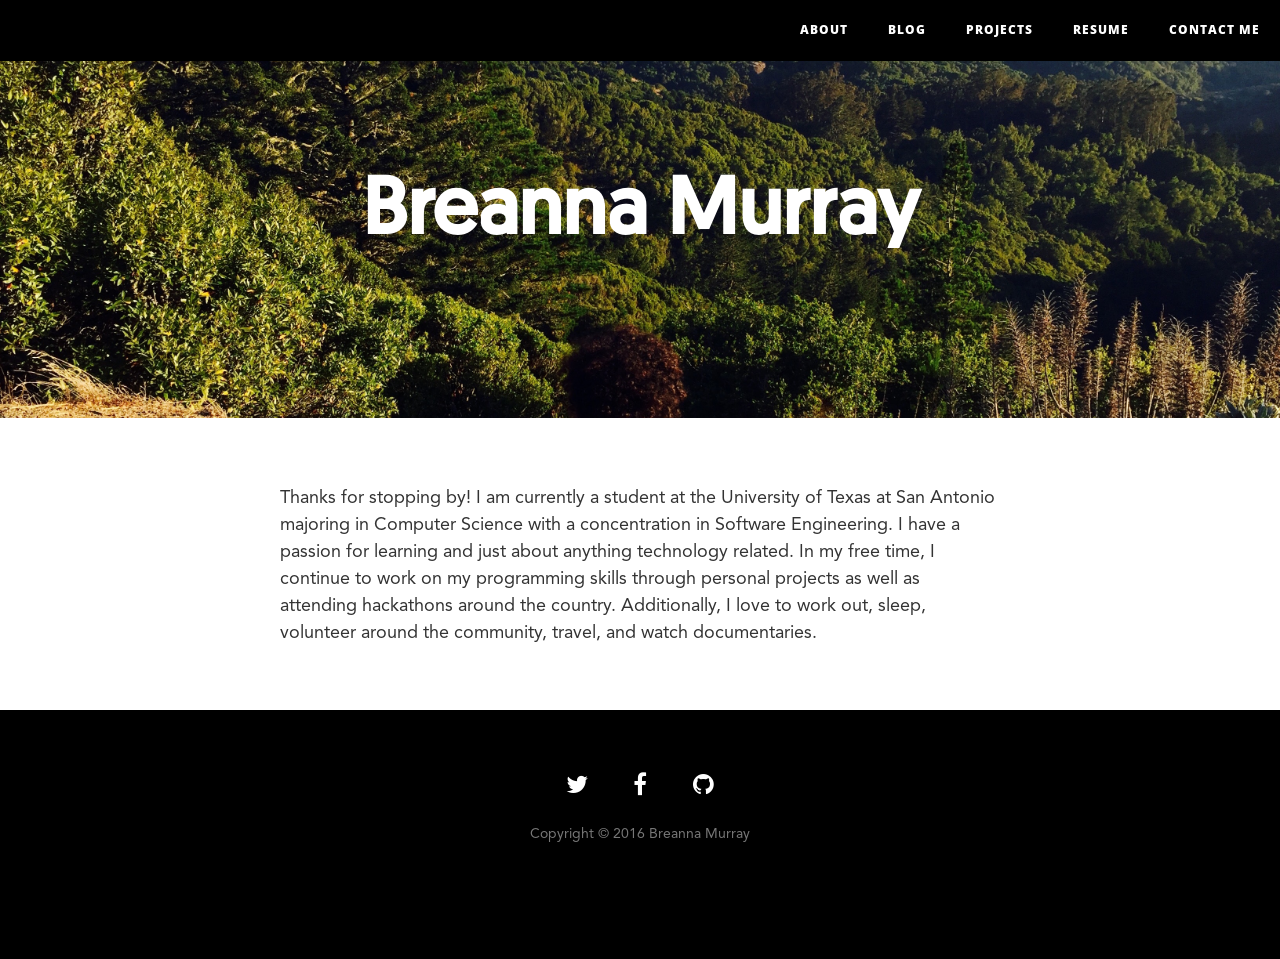
<file: Desktop/breannamurray.github.io/index.html>
<!DOCTYPE html>
<html lang="en">

<head>

    <meta charset="utf-8">
    <meta http-equiv="X-UA-Compatible" content="IE=edge">
    <meta name="viewport" content="width=device-width, initial-scale=1">
    <meta name="description" content="">
    <meta name="author" content="">

    <title>Breanna Murray</title>

    <!-- Bootstrap Core CSS -->
    <link href="css/bootstrap.min.css" rel="stylesheet">

    <!-- Custom CSS -->
    <link href="css/home.css" rel="stylesheet">

    <!-- Custom Fonts -->
    <link href="http://maxcdn.bootstrapcdn.com/font-awesome/4.1.0/css/font-awesome.min.css" rel="stylesheet" type="text/css">
    <link href='http://fonts.googleapis.com/css?family=Lora:400,700,400italic,700italic' rel='stylesheet' type='text/css'>
    <link href='http://fonts.googleapis.com/css?family=Open+Sans:300italic,400italic,600italic,700italic,800italic,400,300,600,700,800' rel='stylesheet' type='text/css'>

    <!-- HTML5 Shim and Respond.js IE8 support of HTML5 elements and media queries -->
    <!-- WARNING: Respond.js doesn't work if you view the page via file:// -->
    <!--[if lt IE 9]>
        <script src="https://oss.maxcdn.com/libs/html5shiv/3.7.0/html5shiv.js"></script>
        <script src="https://oss.maxcdn.com/libs/respond.js/1.4.2/respond.min.js"></script>
    <![endif]-->

</head>

<body>

    <!-- Navigation -->
    <nav class="navbar navbar-default navbar-custom navbar-fixed-top">
        <div class="container-fluid">
            <!-- Brand and toggle get grouped for better mobile display -->
            <div class="navbar-header page-scroll">
                <button type="button" class="navbar-toggle" data-toggle="collapse" data-target="#bs-example-navbar-collapse-1">
                    <span class="sr-only">Toggle navigation</span>
                    <span class="icon-bar"></span>
                    <span class="icon-bar"></span>
                    <span class="icon-bar"></span>
                </button>
                <a class="navbar-brand" href="index.html"></a>
            </div>

            <!-- Collect the nav links, forms, and other content for toggling -->
            <div class="collapse navbar-collapse" id="bs-example-navbar-collapse-1">
                <ul class="nav navbar-nav navbar-right">
                                <li>
                        <a href="index.html">About</a>
                    </li>
                    
                    <li>
                        <a href="blog.html">Blog</a>
                    </li>
                   
                    <li>
                        <a href="projects.html">Projects</a>
                    </li>
                     <li>
                        <a href="Resume.pdf">Resume</a>
                    </li>
                    <li>
                        <a href="contact.html">Contact Me</a>
                </ul>
            </div>
            <!-- /.navbar-collapse -->
        </div>
        <!-- /.container -->
    </nav>

    <!-- Page Header -->
    <!-- Set your background image for this header on the line below. -->
    <header class="intro-header" style="background-image: url('img/about-bg.jpg');">
        <div class="container">
            <div class="row">
                <div class="col-lg-8 col-lg-offset-2 col-md-10 col-md-offset-1">
                    <div class="page-heading">
                        <h1>Breanna Murray</h1>
                    </div>
                </div>
            </div>
        </div>
    </header>

    <!-- Main Content -->
    <div class="container">
        <div class="row">
            <div class="col-lg-8 col-lg-offset-2 col-md-10 col-md-offset-1">
                <p>Thanks for stopping by! I am currently a student at the University of Texas at San Antonio majoring in Computer Science with a concentration in Software Engineering. I have a passion for learning and just about anything technology related. In my free time, I continue to work on my programming skills through personal projects as well as attending hackathons around the country. Additionally, I love to work out, sleep, volunteer around the community, travel, and watch documentaries.</p>
            </div>
        </div>
    </div>

    <!-- Footer -->
    <footer>
        <div class="container">
            <div class="row">
                <div class="col-lg-8 col-lg-offset-2 col-md-10 col-md-offset-1">
                    <ul class="list-inline text-center">
                        <li>
                            <a href="twitter.com/breannamurray">
                                <span class="fa-stack fa-lg">
                                    <i class="fa fa-circle fa-stack-2x"></i>
                                    <i class="fa fa-twitter fa-stack-1x fa-inverse"></i>
                                </span>
                            </a>
                        </li>
                        <li>
                            <a href="facebook.com/breannamurray4">
                                <span class="fa-stack fa-lg">
                                    <i class="fa fa-circle fa-stack-2x"></i>
                                    <i class="fa fa-facebook fa-stack-1x fa-inverse"></i>
                                </span>
                            </a>
                        </li>
                        <li>
                            <a href="github.com/breannamurray">
                                <span class="fa-stack fa-lg">
                                    <i class="fa fa-circle fa-stack-2x"></i>
                                    <i class="fa fa-github fa-stack-1x fa-inverse"></i>
                                </span>
                            </a>
                        </li>
                    </ul>
                    <p class="copyright text-muted">Copyright &copy; 2016 Breanna Murray </p>
                </div>
            </div>
        </div>
    </footer>

    <!-- jQuery -->
    <script src="js/jquery.js"></script>

    <!-- Bootstrap Core JavaScript -->
    <script src="js/bootstrap.min.js"></script>

    <!-- Custom Theme JavaScript -->
    <script src="js/clean-blog.min.js"></script>

</body>

</html>
</file>
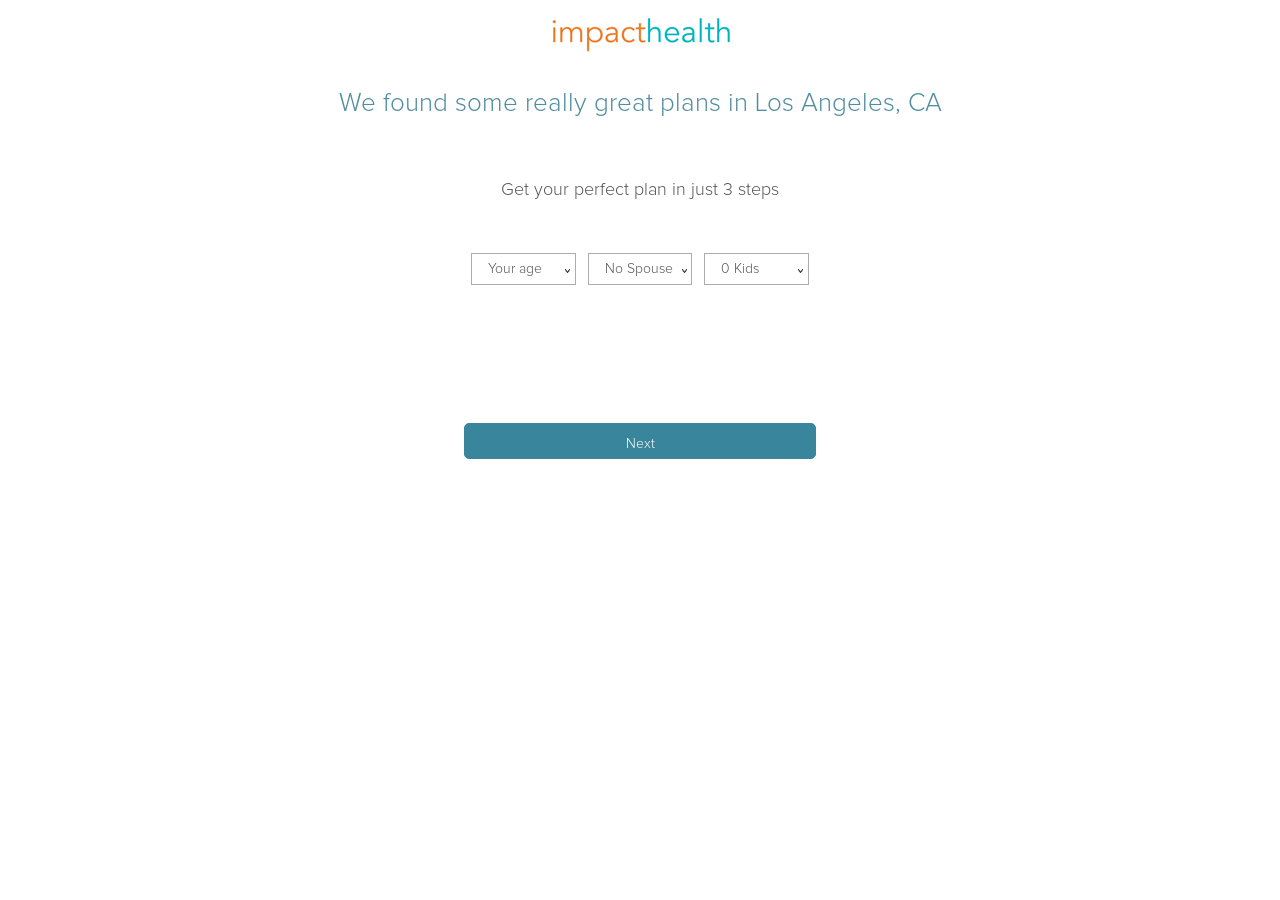
<file: Desktop/breannamurray.github.io/dropdowns/index.html>
<!DOCTYPE html>
<html >
  <head>
    <meta charset="UTF-8">
    <meta name="viewport" content="width=device-width, initial-scale=1.0">
    <title>Drop-downs</title>
    
      <!--Custom CSS -->
    <link rel="stylesheet" href="style.css">

    <body>
      
     <center>
    
        <img src="logo.png">
      
        <h1>We found some really great plans in Los Angeles, CA</h1>
         
         <br>
         
        <h2>Get your perfect plan in just 3 steps</h2>
  
          
        <form action="" method="post">
        

            <!--Insurance Selection-->
            <div class="wrapper">
                <div class="dropdown" id="age">
                  <label data-value="option">Your age</label>
                  <ul>
                      <li data-value="18">18</li>
                      <li data-value="19">19</li>
                      <li data-value="20">20</li>
                      <li data-value="21">21</li>
                      <li data-value="22">22</li>
                      <li data-value="23">23</li>
                      <li data-value="24">24</li>
                      <li data-value="25">25</li>
                      <li data-value="26">26</li>
                      <li data-value="27">27</li>
                      <li data-value="28">28</li>
                      <li data-value="29">29</li>
                      <li data-value="30">30</li>
                      <li data-value="31">31</li>
                      <li data-value="32">32</li>
                      <li data-value="33">33</li>
                      <li data-value="34">34</li>
                      <li data-value="35">35</li>
                      <li data-value="36">36</li>
                      <li data-value="37">37</li>
                      <li data-value="38">38</li>
                      <li data-value="39">39</li>
                      <li data-value="40">40</li>
                      <li data-value="41">41</li>
                      <li data-value="42">42</li>
                      <li data-value="43">43</li>
                      <li data-value="44">44</li>
                      <li data-value="45">45</li>
                      <li data-value="46">46</li>
                      <li data-value="47">47</li>
                      <li data-value="48">48</li>
                      <li data-value="49">49</li>
                      <li data-value="50">50</li>
                      <li data-value="51">51</li>
                      <li data-value="52">52</li>
                      <li data-value="53">53</li>
                      <li data-value="54">54</li>
                      <li data-value="55">55</li>
                      <li data-value="56">56</li>
                      <li data-value="57">57</li>
                      <li data-value="58">58</li>
                      <li data-value="59">59</li>
                      <li data-value="60">60</li>
                      <li data-value="61">61</li>
                      <li data-value="62">62</li>
                      <li data-value="63">63</li>
                      <li data-value="64">64</li>
                  </ul>
                </div>
                
                <div class="dropdown" id="spouse-age">
                  <label data-value="option">No Spouse</label>
                  <ul>
                      <li data-value="none">No Spouse</li>
                      <li data-value="18">18</li>
                      <li data-value="19">19</li>
                      <li data-value="20">20</li>
                      <li data-value="21">21</li>
                      <li data-value="22">22</li>
                      <li data-value="23">23</li>
                      <li data-value="24">24</li>
                      <li data-value="25">25</li>
                      <li data-value="26">26</li>
                      <li data-value="27">27</li>
                      <li data-value="28">28</li>
                      <li data-value="29">29</li>
                      <li data-value="30">30</li>
                      <li data-value="31">31</li>
                      <li data-value="32">32</li>
                      <li data-value="33">33</li>
                      <li data-value="34">34</li>
                      <li data-value="35">35</li>
                      <li data-value="36">36</li>
                      <li data-value="37">37</li>
                      <li data-value="38">38</li>
                      <li data-value="39">39</li>
                      <li data-value="40">40</li>
                      <li data-value="41">41</li>
                      <li data-value="42">42</li>
                      <li data-value="43">43</li>
                      <li data-value="44">44</li>
                      <li data-value="45">45</li>
                      <li data-value="46">46</li>
                      <li data-value="47">47</li>
                      <li data-value="48">48</li>
                      <li data-value="49">49</li>
                      <li data-value="50">50</li>
                      <li data-value="51">51</li>
                      <li data-value="52">52</li>
                      <li data-value="53">53</li>
                      <li data-value="54">54</li>
                      <li data-value="55">55</li>
                      <li data-value="56">56</li>
                      <li data-value="57">57</li>
                      <li data-value="58">58</li>
                      <li data-value="59">59</li>
                      <li data-value="60">60</li>
                      <li data-value="61">61</li>
                      <li data-value="62">62</li>
                      <li data-value="63">63</li>
                      <li data-value="64">64</li>
                  </ul>
                </div>
                
                <div class="dropdown" id="kids">
                  <label data-value="option">0 Kids</label>
                  <ul>
                    <li data-value="1">1 Kid</li>
                    <li data-value="2">2 Kids</li>
                    <li data-value="3+">3+ Kids</li>
                  </ul>
                </div>
            </div>
            
         
        
            <!--Next Button-->
            <div>
                <input class="next-btn" type="submit" value="Next">
            </div>

        </form>


 
        <script src='http://cdnjs.cloudflare.com/ajax/libs/jquery/2.1.3/jquery.min.js'></script>

        <script src="index.js"></script>

    
  </body>
</html>
</file>
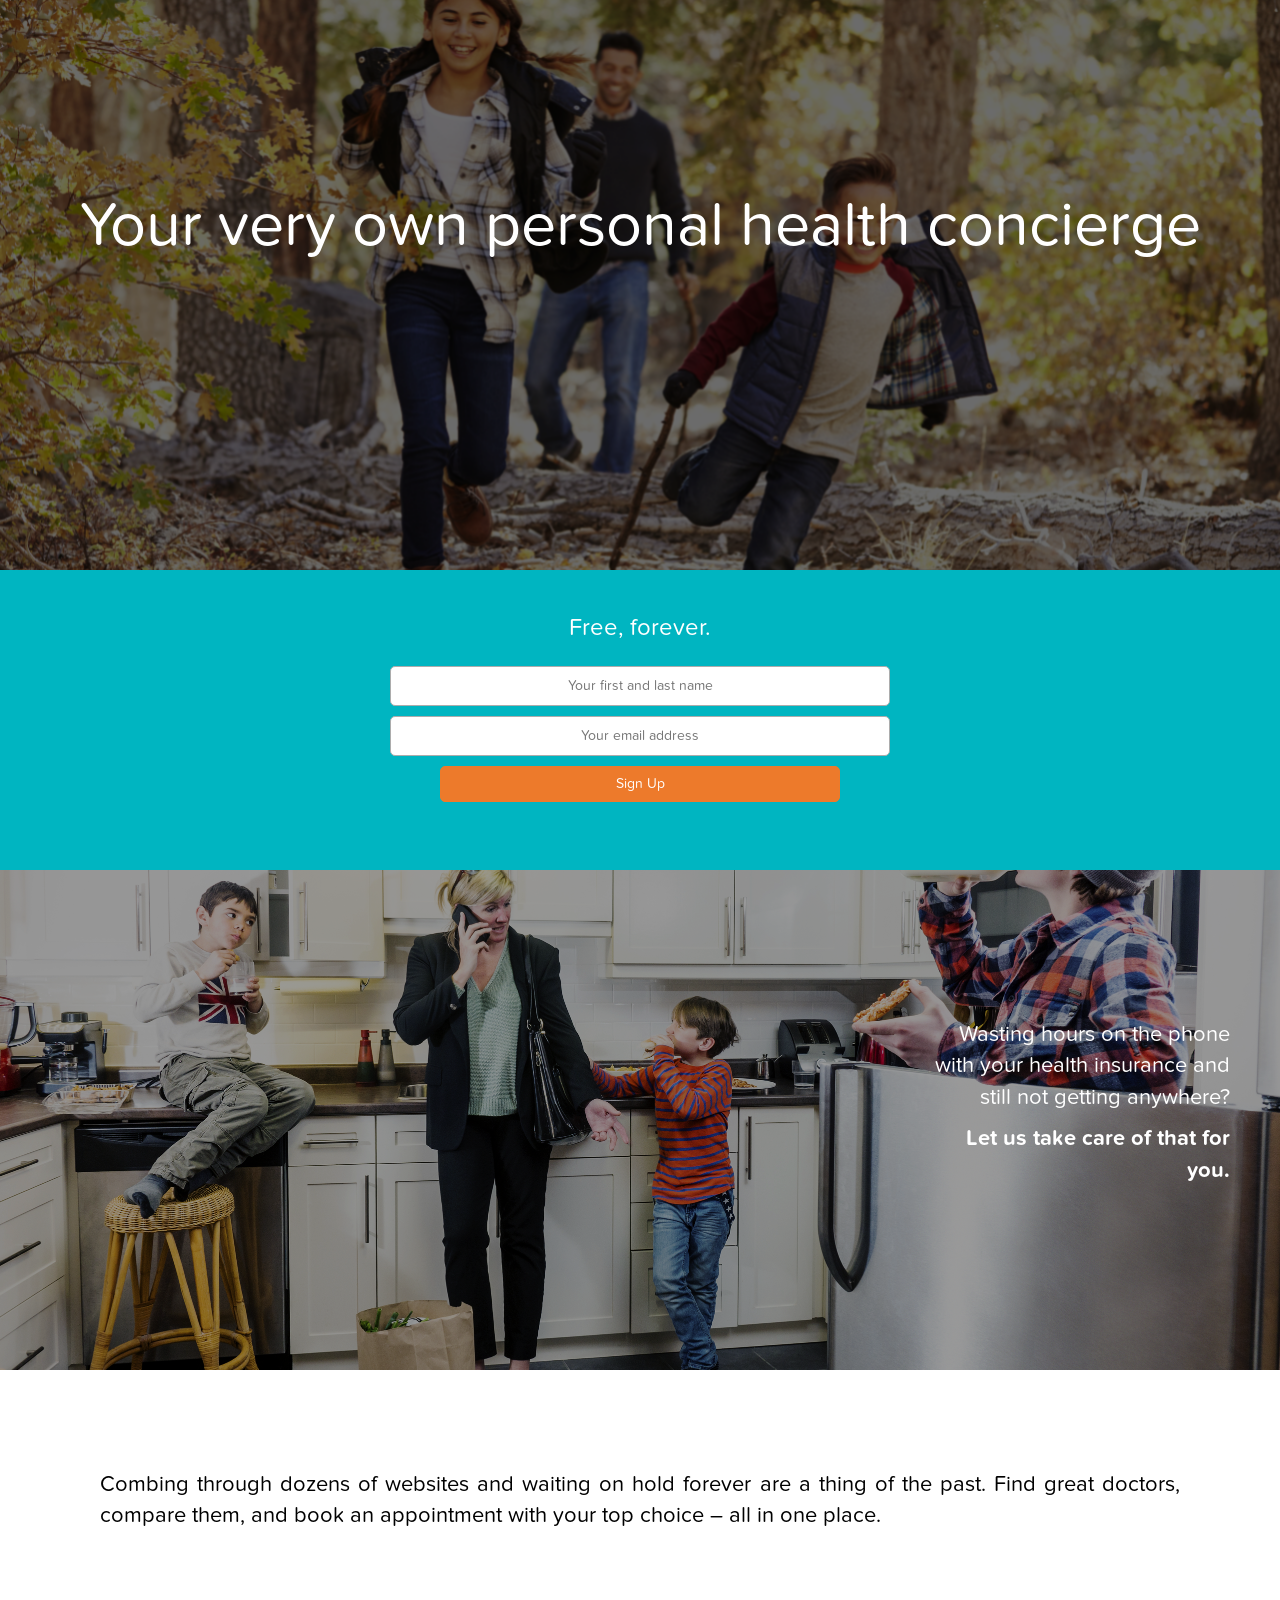
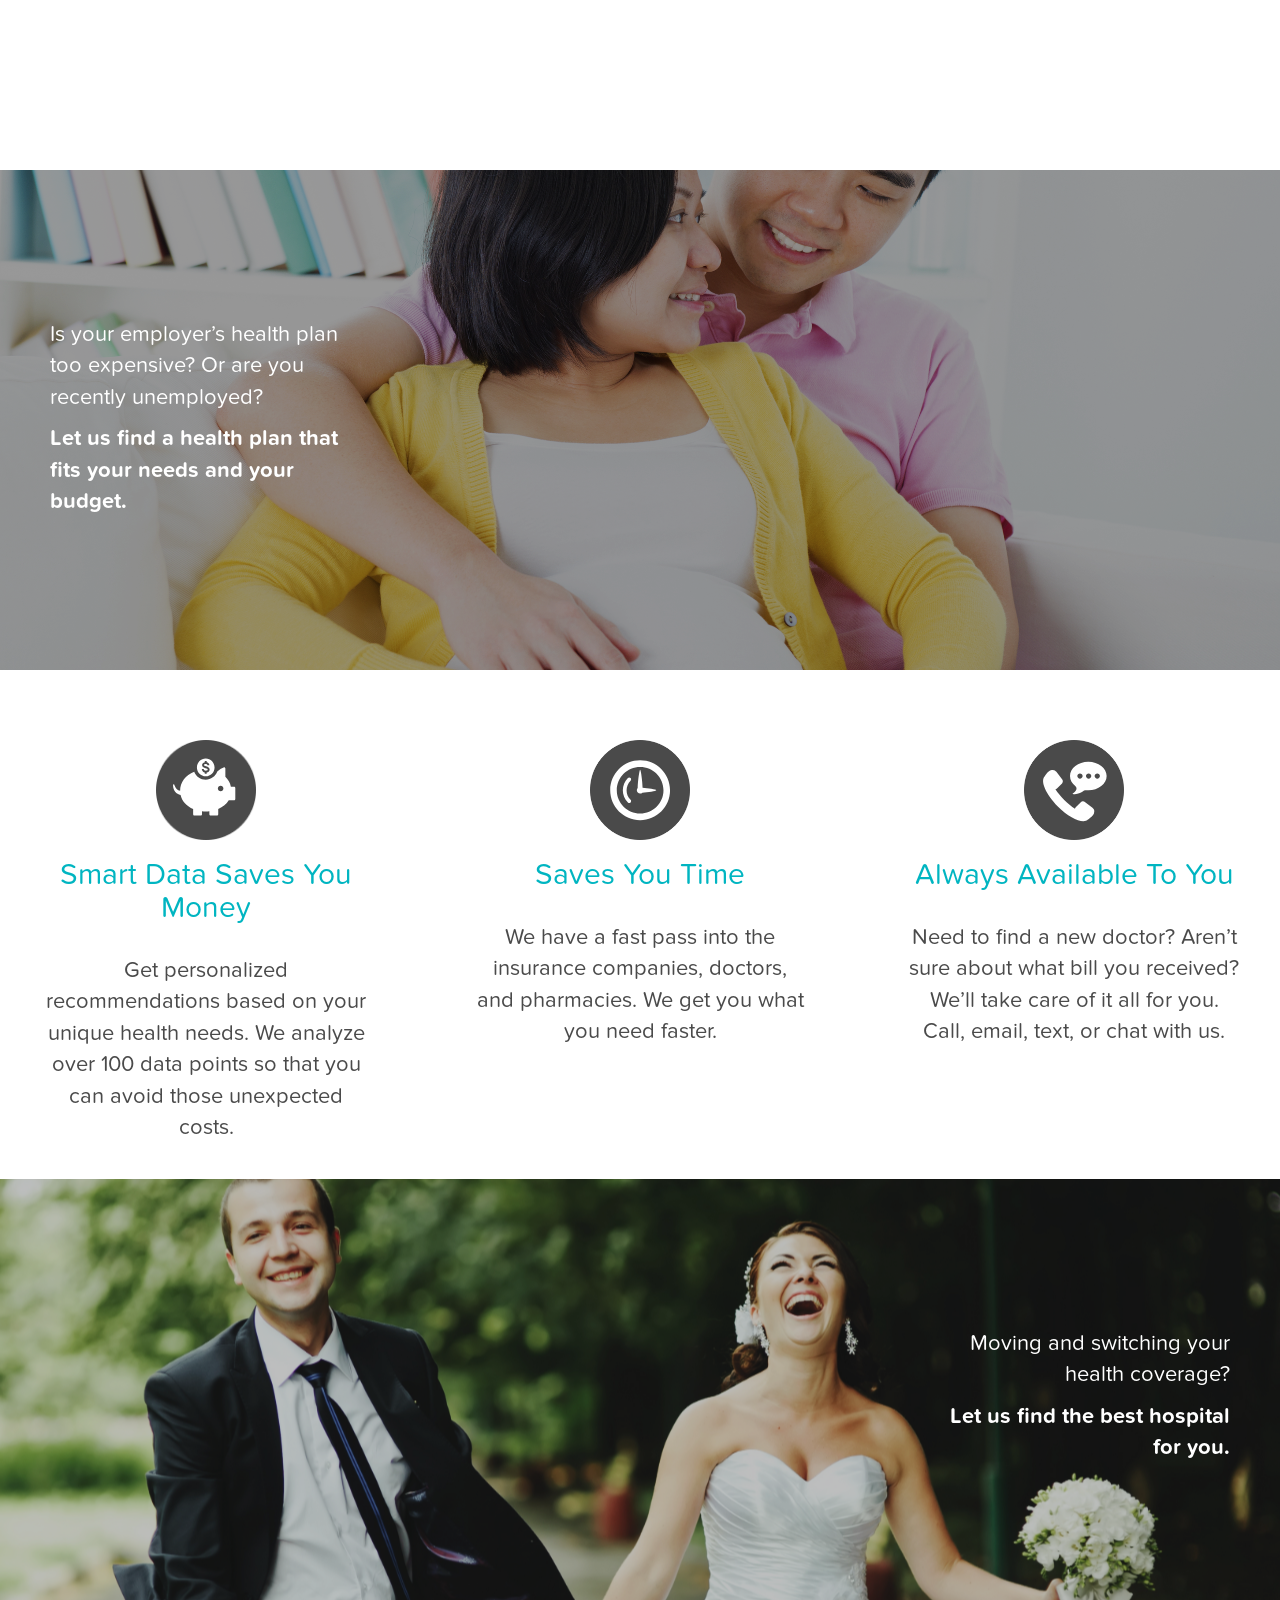
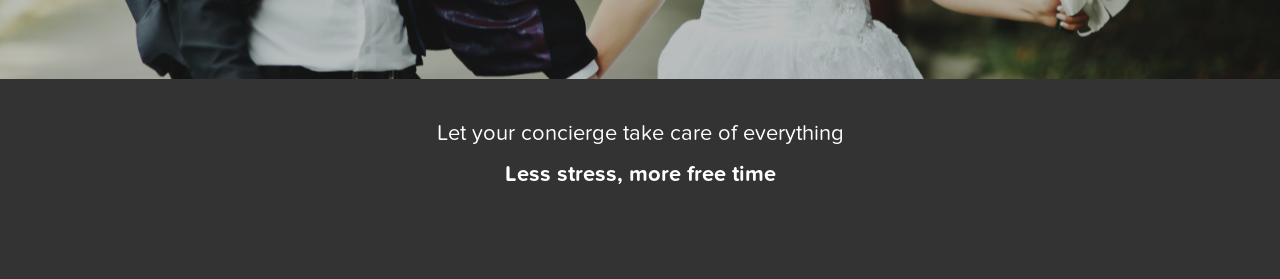
<file: Desktop/breannamurray.github.io/families/index.html>
<!DOCTYPE html>
<html lang="en">

<head>

    <meta charset="utf-8">
    <meta name="viewport" content="width=device-width, initial-scale=1">
    <meta http-equiv="X-UA-Compatible" content="IE=edge">

    <title>Landing Page - Families</title>

    <!-- Bootstrap Core CSS -->
    <link href="https://maxcdn.bootstrapcdn.com/bootstrap/3.3.6/css/bootstrap.min.css" rel="stylesheet">

    <!-- Custom CSS -->
    <link href="style.css" rel="stylesheet">


</head>

<body>
    
  <!-- Jumbotron -->
  <div class="jumbotron">
      <h1>Your very own personal health concierge</h1>
      <br>
  </div>
    
    <div class="container">

    <!-- Sign Up -->
    <div class="wrapper" class="signup">
        <h3>Free, forever.</h3>
        
        <div>
            <input type="text" placeholder="Your first and last name">
        </div>
        
        <div>
            <input type="email" placeholder="Your email address">
        </div>
        
        <div>
            <input class="next-btn" type="submit" value="Sign Up">
            </div>
    </div>
        

        
    <!-- Photo 1 -->
        <div class="photo1">
            <p class="overlay-right">Wasting hours on the phone with your health insurance and still not getting anywhere?</p>

            <p class="overlay-right-bold">Let us take care of that for you.</p>    
        </div>
    
        
    <!--Content-->

        <div class="content">
            <p>Combing through dozens of websites and waiting on hold forever are a thing of the past. Find great doctors, compare them, and book an appointment with your top choice – all in one place. </p>
        </div>
        
    <!--Photo 2-->
        
        <div class="photo2">
            <p class="overlay-left">Is your employer’s health plan too expensive? Or are you recently unemployed?</p>

            <p class="overlay-left-bold">Let us find a health plan that fits your needs and your budget.</p>
        </div>
        
    <!--Infographics-->
        <div class="infographics">
            <div class="infographic1">
            <img src="icons/save.svg" class="icon">
            <h2>Smart Data Saves You Money</h2>
            <p class="info">Get personalized recommendations based on your unique health needs. We analyze over 100 data points so that you can avoid those unexpected costs.</p>
            </div>
            
            <div class="infographic2">
            <img src="icons/clock.svg" class="icon">
            <h2>Saves You Time</h2>
<p class="info">We have a fast pass into the insurance companies, doctors, and pharmacies. We get you what you need faster.</p>
            </div>
            
            <div class="infographic3">
            <img src="icons/chat.svg" class="icon"> 
            <h2>Always Available To You</h2>
<p class="info">Need to find a new doctor? Aren’t sure about what bill you received? We’ll take care of it all for you. Call, email, text, or chat with us.</p>
            </div>
        </div>
    
    <!--Photo 3-->
        
        <div class="photo3">
            <p class="overlay-right">Moving and switching your health coverage?
                </p>

            <p class="overlay-right-bold">Let us find the best hospital for you.</p>
        </div>
        
    <!--Footer-->
        
        <div class="footer">
             <p class="footer-text">Let your concierge take care of everything</p>

             <p class="footer-text-bold">Less stress, more free time</p>
        </div>


  </div>


</body>

</html>
</file>
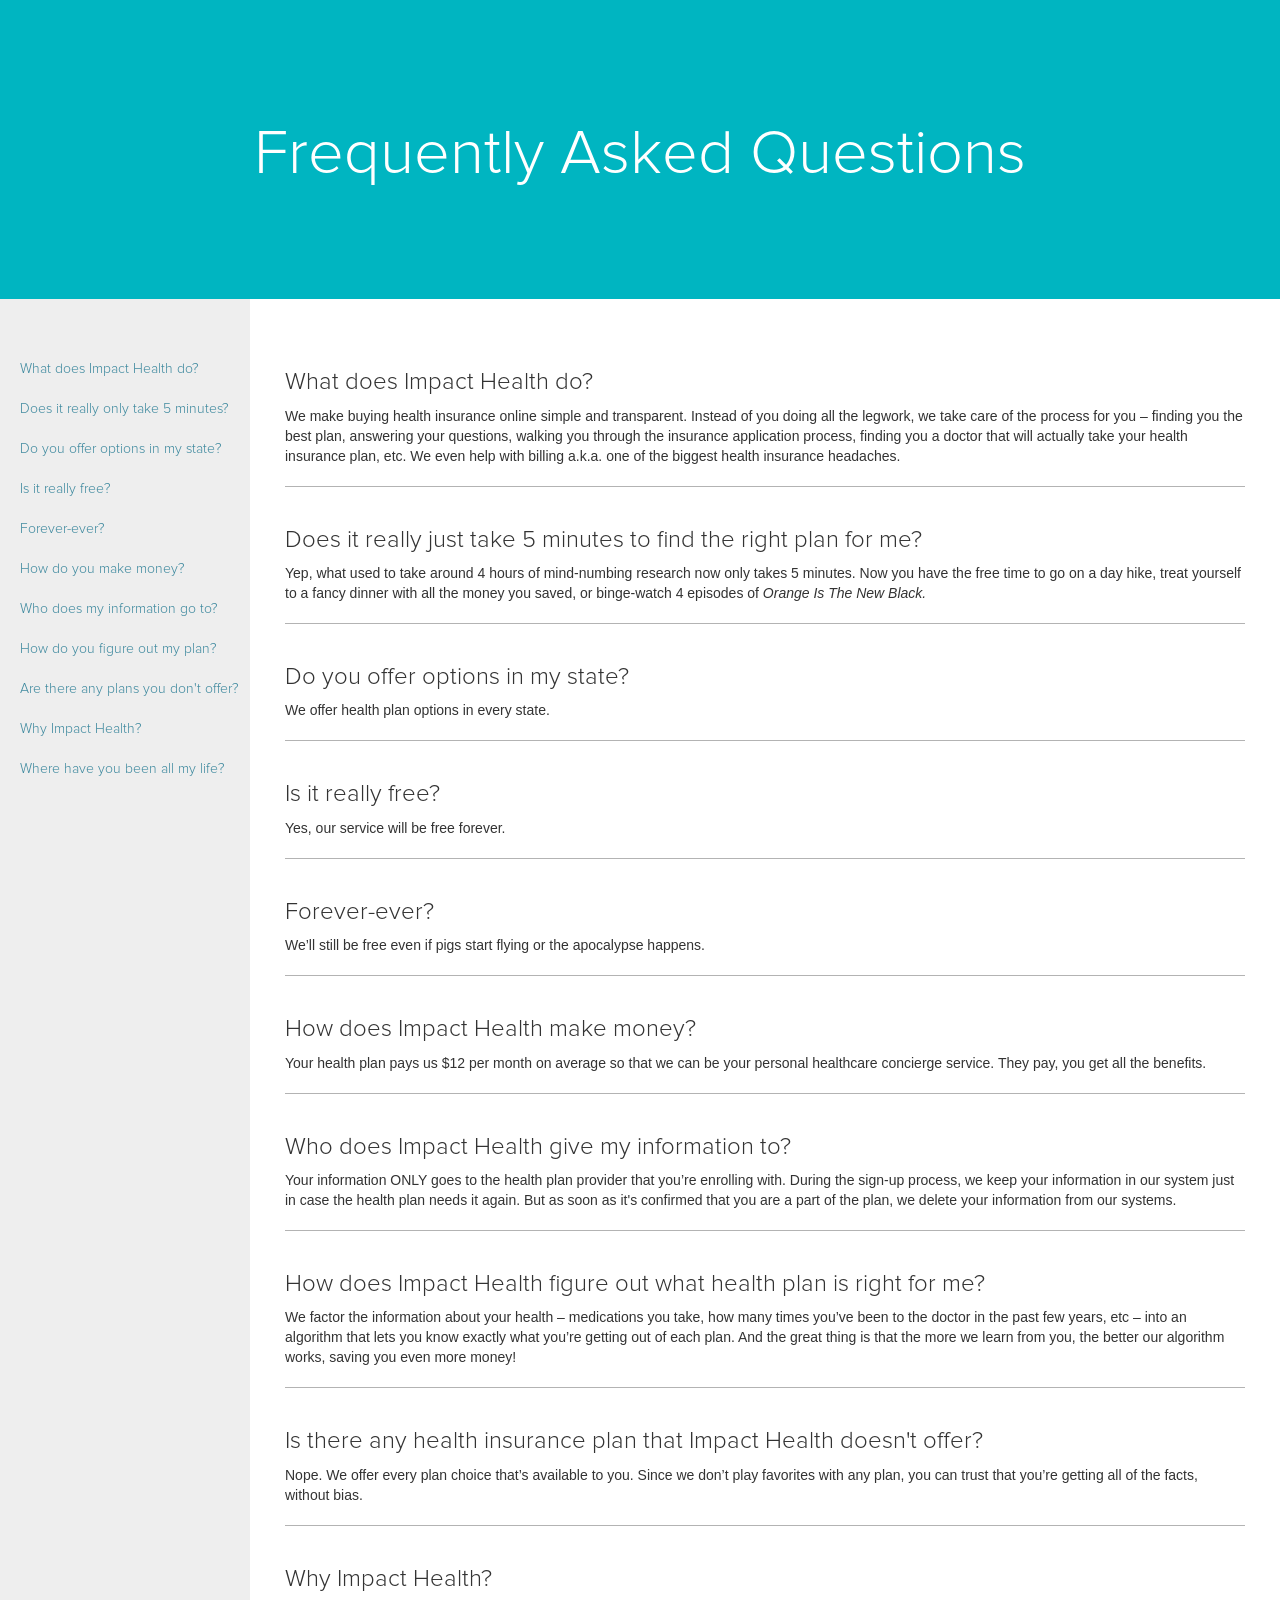
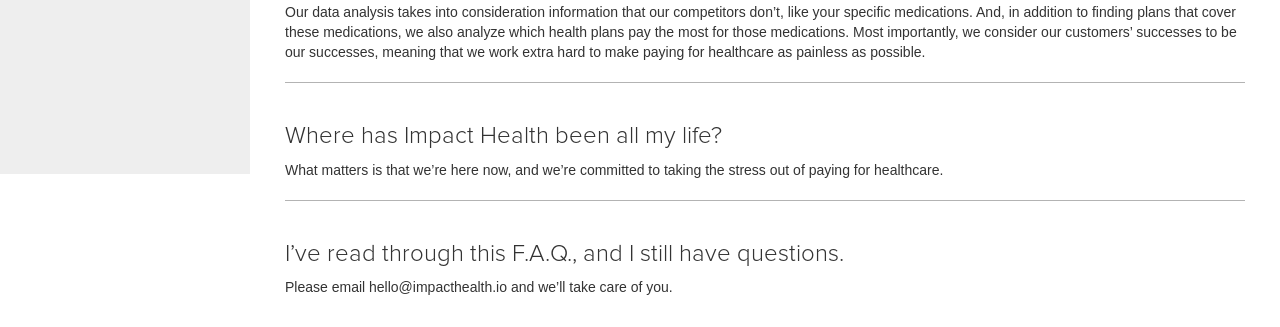
<file: Desktop/breannamurray.github.io/faqs/index.html>
<!DOCTYPE html>
<html lang="en">

<head>

    <meta charset="utf-8">
    <meta http-equiv="X-UA-Compatible" content="IE=edge">
    <meta name="viewport" content="width=device-width, initial-scale=1">
    <meta name="description" content="">
    <meta name="author" content="">

    <title>FAQ</title>

    <!-- Bootstrap Core CSS -->
    <link href="https://maxcdn.bootstrapcdn.com/bootstrap/3.3.6/css/bootstrap.min.css" rel="stylesheet">

    <!-- Custom CSS -->
    <link href="style.css" rel="stylesheet">
    
    <link rel="stylesheet" id="font-awesome-css" href="//netdna.bootstrapcdn.com/font-awesome/4.0.3/css/font-awesome.css" type="text/css" media="screen">
    


</head>

<body>
    

             <div class="jumbotron">
                <div class="container">
                <h1>Frequently Asked Questions</h1>
            
               </div>
            </div>

    <div id="wrapper">

        <!-- Sidebar -->
        <div id="sidebar-wrapper">
            <ul class="sidebar-nav">
              
                <li>
                    <a href="#q1">What does Impact Health do?</a>
                </li>
                <li>
                    <a href="#q2">Does it really only take 5 minutes?</a>
                </li>
                <li>
                    <a href="#q3">Do you offer options in my state?</a>
                </li>
                <li>
                    <a href="#q4">Is it really free?</a>
                </li>
                <li>
                    <a href="#q5">Forever-ever?</a>
                </li>
                <li>
                    <a href="#q6">How do you make money?</a>
                </li>
                <li>
                    <a href="#q7">Who does my information go to?</a>
                </li>
                 <li>
                    <a href="#q8">How do you figure out my plan?</a>
                </li>
                 <li>
                    <a href="#q9">Are there any plans you don't offer?</a>
                </li>
                 <li>
                    <a href="#q10">Why Impact Health?</a>
                </li>
                 <li>
                    <a href="#q11">Where have you been all my life?</a>
                </li>
                
            </ul>
        </div>
        <!-- /#sidebar-wrapper -->

        <!-- Page Content -->
        

        
        
        
        <div id="page-content-wrapper">
            <div class="container-fluid">
                <div class="row">
                    <div class="col-lg-12" id="q1">
                        <h3>What does Impact Health do?</h3>
                        <p>We make buying health insurance online simple and transparent. Instead of you doing all the legwork, we take care of the process for you – finding you the best plan, answering your questions, walking you through the insurance application process, finding you a doctor that will actually take your health insurance plan, etc. We even help with billing a.k.a. one of the biggest health insurance headaches.</p> 
                        
                         <hr>
                        
                    </div>
                    
                   
                    
                      <div class="col-lg-12"  id="q2">
                        <h3>Does it really just take 5 minutes to find the right plan for me?</h3>
                        <p>Yep, what used to take around 4 hours of mind-numbing research now only takes 5 minutes. Now you have the free time to go on a day hike, treat yourself to a fancy dinner with all the money you saved, or binge-watch 4 episodes of <i>Orange Is The New Black.</i></p> 
                          
                           <hr>
                    </div>
                    
                     
                    
                      <div class="col-lg-12"  id="q3">
                        <h3>Do you offer options in my state?</h3>
                        <p>We offer health plan options in every state.</p> 
                          
                           <hr>
                    </div>
                    
                    
                         
                    
                      <div class="col-lg-12"  id="q4">
                        <h3>Is it really free?</h3>
                        <p>Yes, our service will be free forever.</p> 
                          
                           <hr>
                    </div>
                    
                         
                    
                      <div class="col-lg-12"  id="q5">
                        <h3>Forever-ever?</h3>
                        <p>We’ll still be free even if pigs start flying or the apocalypse happens.</p> 
                          
                           <hr>
                    </div>
                    
                     
                    
                      <div class="col-lg-12"  id="q6">
                        <h3>How does Impact Health make money?</h3>
                        <p>Your health plan pays us $12 per month on average so that we can be your personal healthcare concierge service. They pay, you get all the benefits.</p> 
                          
                           <hr>
                    </div>
               
                    
                      <div class="col-lg-12"  id="q7">
                        <h3>Who does Impact Health give my information to?</h3>
                        <p>Your information ONLY goes to the health plan provider that you’re enrolling with. During the sign-up process, we keep your information in our system just in case the health plan needs it again. But as soon as it's confirmed that you are a part of the plan, we delete your information from our systems.</p> 
                          
                           <hr>
                    </div>
                
                    
                      <div class="col-lg-12"  id="q8">
                        <h3>How does Impact Health figure out what health plan is right for me?</h3>
                        <p>We factor the information about your health – medications you take, how many times you’ve been to the doctor in the past few years, etc – into an algorithm that lets you know exactly what you’re getting out of each plan. And the great thing is that the more we learn from you, the better our algorithm works, saving you even more money!</p> 
                          
                           <hr>
                    </div>
                    
                     
                    
                      <div class="col-lg-12"  id="q9">
                        <h3>Is there any health insurance plan that Impact Health doesn't offer?</h3>
                        <p>Nope. We offer every plan choice that’s available to you. Since we don’t play favorites with any plan, you can trust that you’re getting all of the facts, without bias.</p> 
                          
                           <hr>
                    </div>
                    
                     
                    
                      <div class="col-lg-12"  id="q10">
                        <h3>Why Impact Health?</h3>
                        <p>Our data analysis takes into consideration information that our competitors don’t, like your specific medications. And, in addition to finding plans that cover these medications, we also analyze which health plans pay the most for those medications. Most importantly, we consider our customers’ successes to be our successes, meaning that we work extra hard to make paying for healthcare as painless as possible.</p> 
                          
                           <hr>
                          
                    </div>
                        
                    
                      <div class="col-lg-12"  id="q11">
                        <h3>Where has Impact Health been all my life?</h3>
                        <p>What matters is that we’re here now, and we’re committed to taking the stress out of paying for healthcare.</p> 
                          
                          
                           <hr>
                          
                          </div>
                          
                        
                    
                      <div class="col-lg-12"  id="q12">
                        <h3>I’ve read through this F.A.Q., and I still have questions.</h3>
                        <p>Please email hello@impacthealth.io and we’ll take care of you.</p> 
                          
                     
                    </div>
                    
                    
                </div>
            </div>
        </div>
        <!-- /#page-content-wrapper -->

    </div>
    <!-- /#wrapper -->
    
    
    <!-- Scroll to Top Button -->
    <div class="scroll-top-wrapper ">
        <span class="scroll-top-inner">
            <i class="fa fa-2x fa-arrow-circle-up"></i>
        </span>
    </div>
    


    <script src="//ajax.googleapis.com/ajax/libs/jquery/1.11.0/jquery.min.js"></script>
    

    <script>

    $(function(){

        $(document).on( 'scroll', function(){

            if ($(window).scrollTop() > 100) {
                $('.scroll-top-wrapper').addClass('show');
            } else {
                $('.scroll-top-wrapper').removeClass('show');
            }
        });

        $('.scroll-top-wrapper').on('click', scrollToTop);
    });

        function scrollToTop() {
            verticalOffset = typeof(verticalOffset) != 'undefined' ? verticalOffset : 0;
            element = $('body');
            offset = element.offset();
            offsetTop = offset.top;
            $('html, body').animate({scrollTop: offsetTop}, 500, 'linear');
        }
    </script>



</body>

</html>
</file>
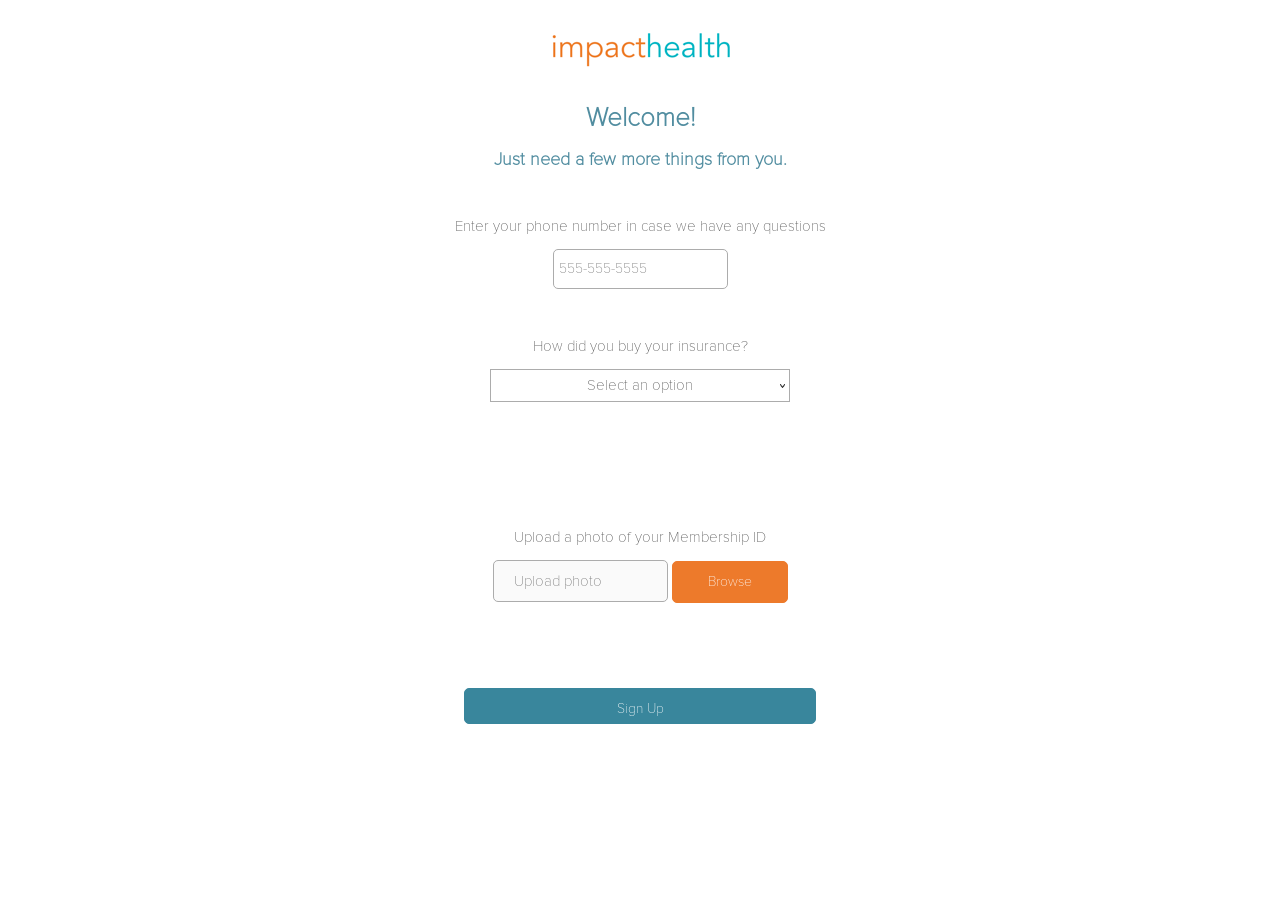
<file: Desktop/breannamurray.github.io/flow/index.html>
<!DOCTYPE html>
<html >
  <head>
    <meta charset="UTF-8">
    <meta name="viewport" content="width=device-width, initial-scale=1">
    <title>Broker Flow</title>
    
      <!--Custom CSS -->
    <link rel="stylesheet" href="style.css">

    <body>
      
     <center>
    
        <img src="logo.png">
      
        <h1>Welcome!</h1>
        <h2>Just need a few more things from you.</h2>
  
          
        <form action="" method="post">
     
            <!--Phone Number Input-->
            <div>
                <label for="number" class="label">Enter your phone number in case we have any questions</label><br><br>
                <input type="tel" id="number" placeholder="555-555-5555" pattern="\d{3}[\-]\d{3}[\-]\d{4}"/>
            </div>
        

            <!--Insurance Selection-->
            <label for="options" class="options">How did you buy your insurance?</label><br><br>
            <div class="wrapper">
                <div class="dropdown">
                  <label data-value="option">Select an option</label>
                  <ul>
                    <li data-value="job">Job</li>
                    <li data-value="own">Own</li>
                    <li data-value="medicare">Medicare</li>
                    <li data-value="medicaid">Medicaid</li>
                  </ul>
                </div>
            </div>

            
            <!--Upload photo of ID-->
            <label for ="upload">Upload a photo of your Membership ID</label><br><br>
            <input type="text" disabled="disabled" name="file_name" id="file_name" placeholder="Upload photo">
            <input type="file" name="upload" id="upload" onchange="document.getElementById('file_name').value = this.value.split('\\').pop().split('/').pop()">
            <label for="upload" class="file-upload">Browse</label>
         
        
            <!--Sign Up Button-->
            <div>
                <input class="next-btn" type="submit" value="Sign Up">
            </div>

        </form>


 
        <script src='http://cdnjs.cloudflare.com/ajax/libs/jquery/2.1.3/jquery.min.js'></script>

        <script src="index.js"></script>

    
  </body>
</html>
</file>
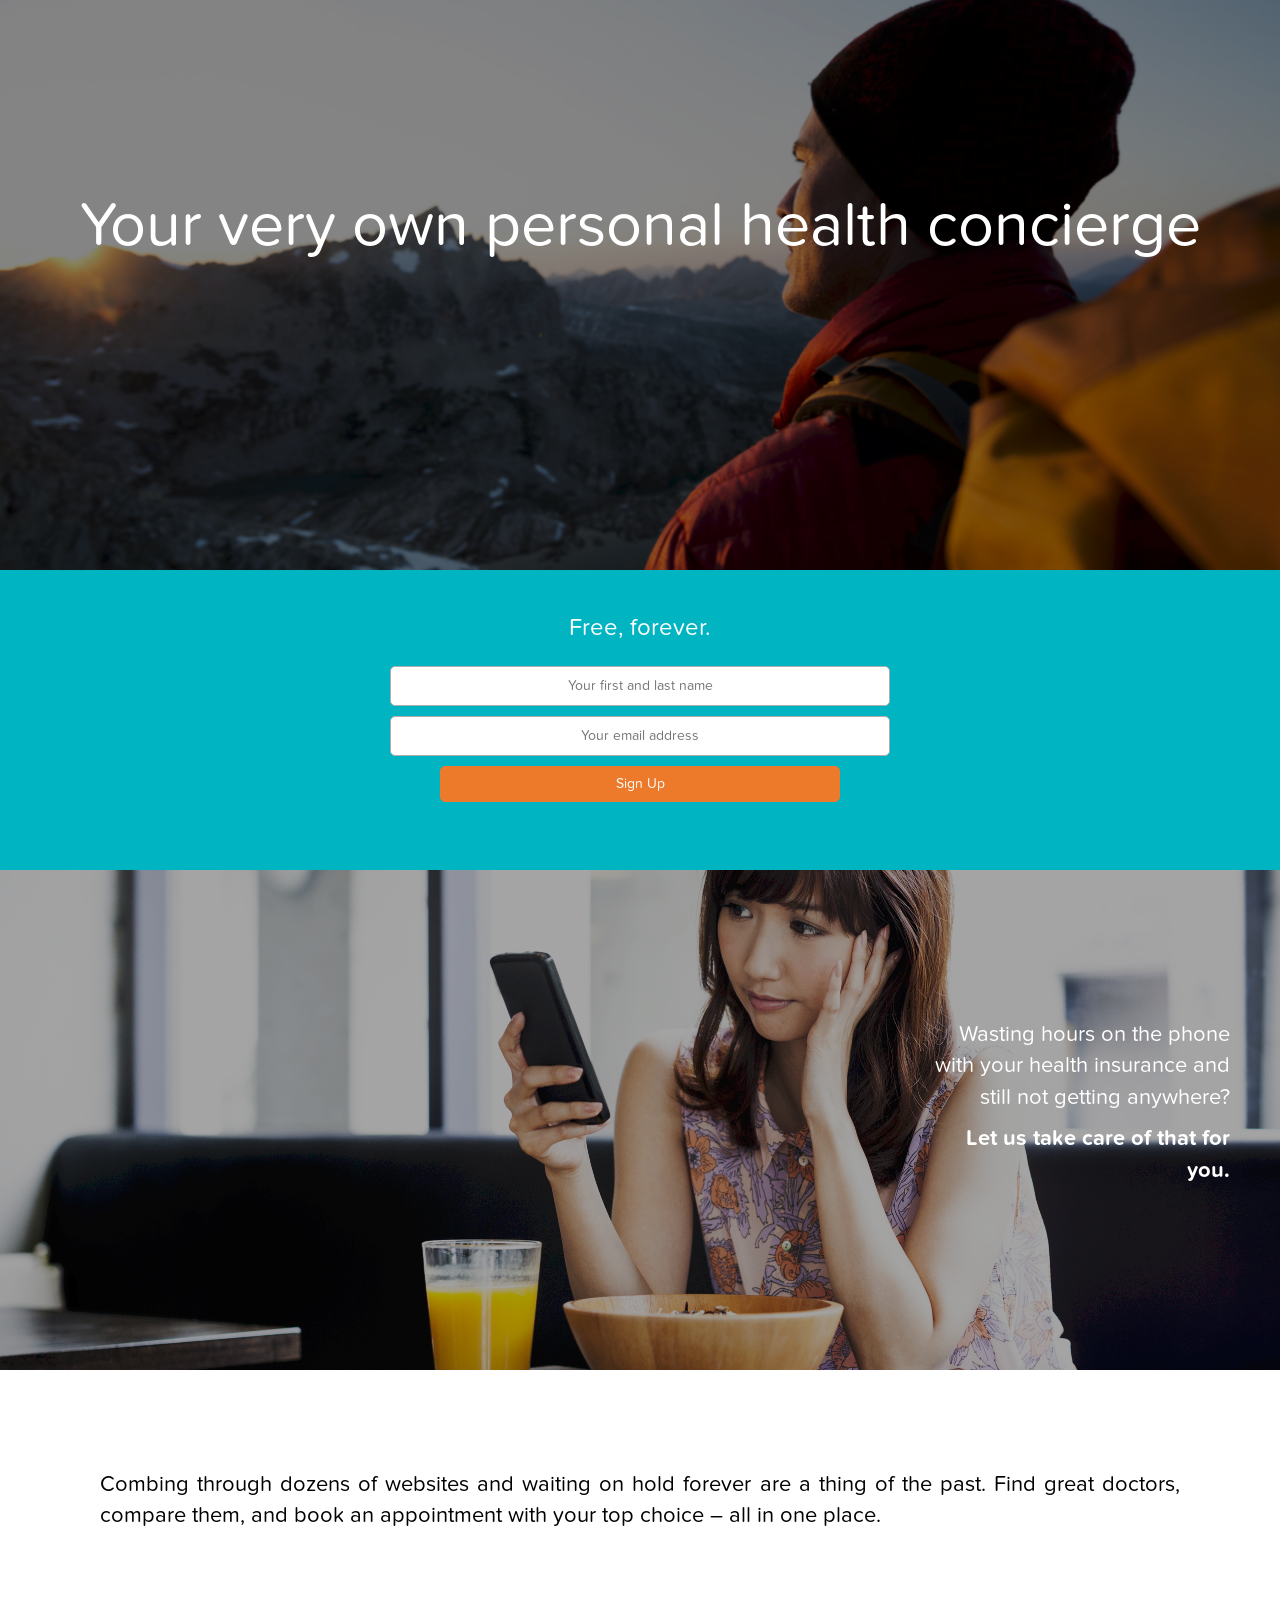
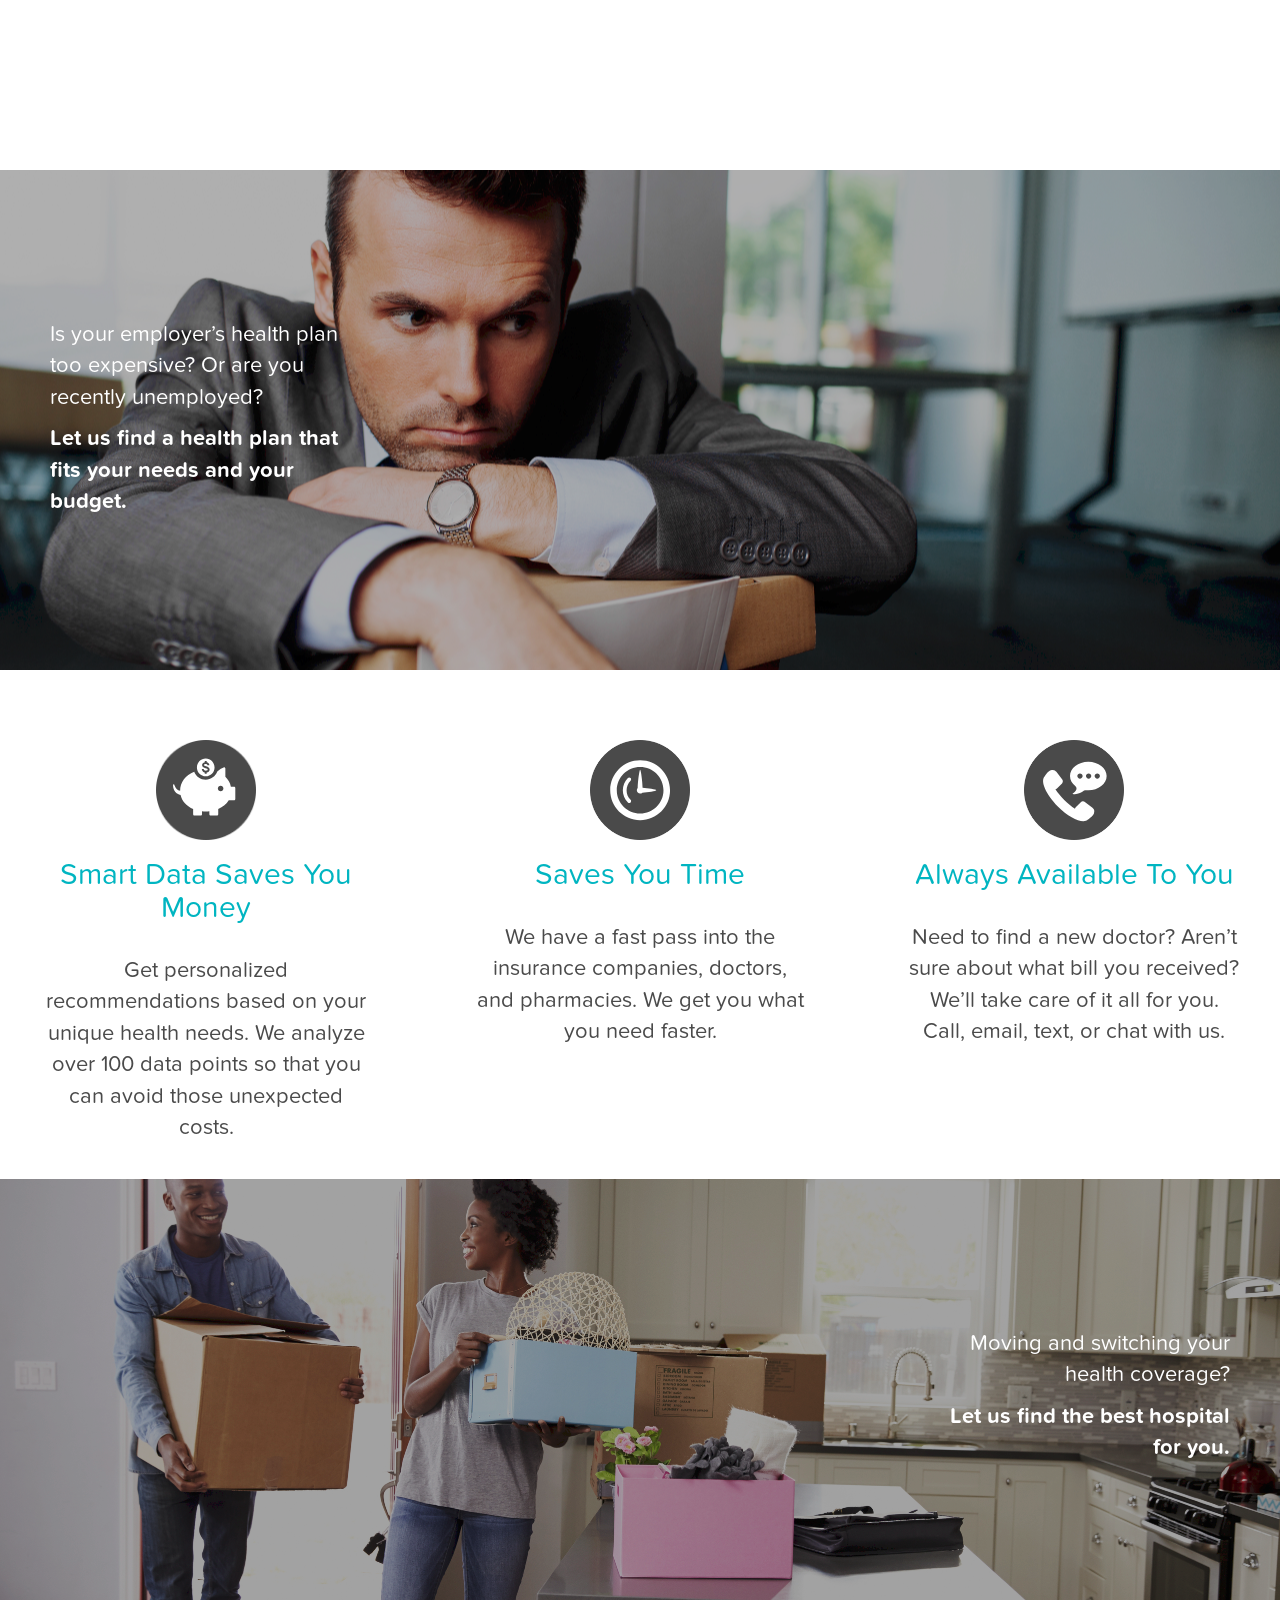
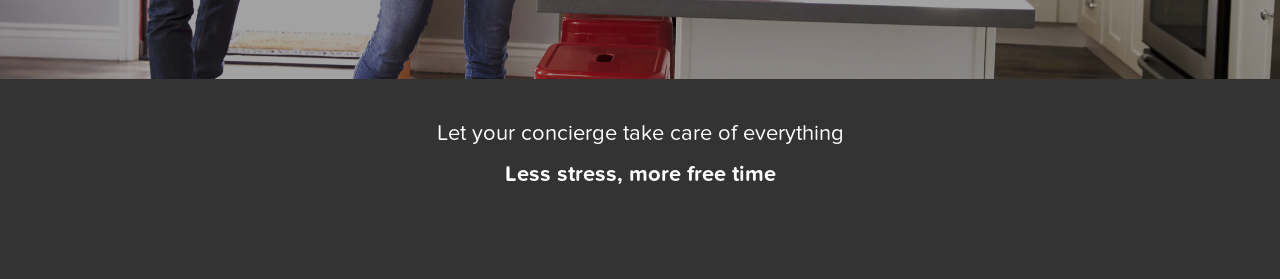
<file: Desktop/breannamurray.github.io/individuals/index.html>
<!DOCTYPE html>
<html lang="en">

<head>

    <meta charset="utf-8">
    <meta name="viewport" content="width=device-width, initial-scale=1">
    <meta http-equiv="X-UA-Compatible" content="IE=edge">

    <title>Landing Page - Individuals</title>

    <!-- Bootstrap Core CSS -->
    <link href="https://maxcdn.bootstrapcdn.com/bootstrap/3.3.6/css/bootstrap.min.css" rel="stylesheet">

    <!-- Custom CSS -->
    <link href="style.css" rel="stylesheet">


</head>

<body>
    
  <!-- Jumbotron -->
  <div class="jumbotron">
      <h1>Your very own personal health concierge</h1>
      <br>
  </div>
    
    <div class="container">

    <!-- Sign Up -->
    <div class="wrapper" class="signup">
        <h3>Free, forever.</h3>
        
        <div>
            <input type="text" placeholder="Your first and last name">
        </div>
        
        <div>
            <input type="email" placeholder="Your email address">
        </div>
        
        <div>
            <input class="next-btn" type="submit" value="Sign Up">
            </div>
    </div>
        

        
    <!-- Photo 1 -->
        <div class="photo1">
            <p class="overlay-right">Wasting hours on the phone with your health insurance and still not getting anywhere?</p>

            <p class="overlay-right-bold">Let us take care of that for you.</p>    
        </div>
    
        
    <!--Content-->

        <div class="content">
            <p>Combing through dozens of websites and waiting on hold forever are a thing of the past. Find great doctors, compare them, and book an appointment with your top choice – all in one place. </p>
        </div>
        
    <!--Photo 2-->
        
        <div class="photo2">
            <p class="overlay-left">Is your employer’s health plan too expensive? Or are you recently unemployed?</p>

            <p class="overlay-left-bold">Let us find a health plan that fits your needs and your budget.</p>
        </div>
        
    <!--Infographics-->
        <div class="infographics">
            <div class="infographic1">
            <img src="icons/save.svg" class="icon">
            <h2>Smart Data Saves You Money</h2>
            <p class="info">Get personalized recommendations based on your unique health needs. We analyze over 100 data points so that you can avoid those unexpected costs.</p>
            </div>
            
            <div class="infographic2">
            <img src="icons/clock.svg" class="icon">
            <h2>Saves You Time</h2>
<p class="info">We have a fast pass into the insurance companies, doctors, and pharmacies. We get you what you need faster.</p>
            </div>
            
            <div class="infographic3">
            <img src="icons/chat.svg" class="icon"> 
            <h2>Always Available To You</h2>
<p class="info">Need to find a new doctor? Aren’t sure about what bill you received? We’ll take care of it all for you. Call, email, text, or chat with us.</p>
            </div>
        </div>
    
    <!--Photo 3-->
        
        <div class="photo3">
            <p class="overlay-right">Moving and switching your health coverage?
                </p>

            <p class="overlay-right-bold">Let us find the best hospital for you.</p>
        </div>
        
    <!--Footer-->
        
        <div class="footer">
             <p class="footer-text">Let your concierge take care of everything</p>

             <p class="footer-text-bold">Less stress, more free time</p>
        </div>


  </div>


</body>

</html>
</file>
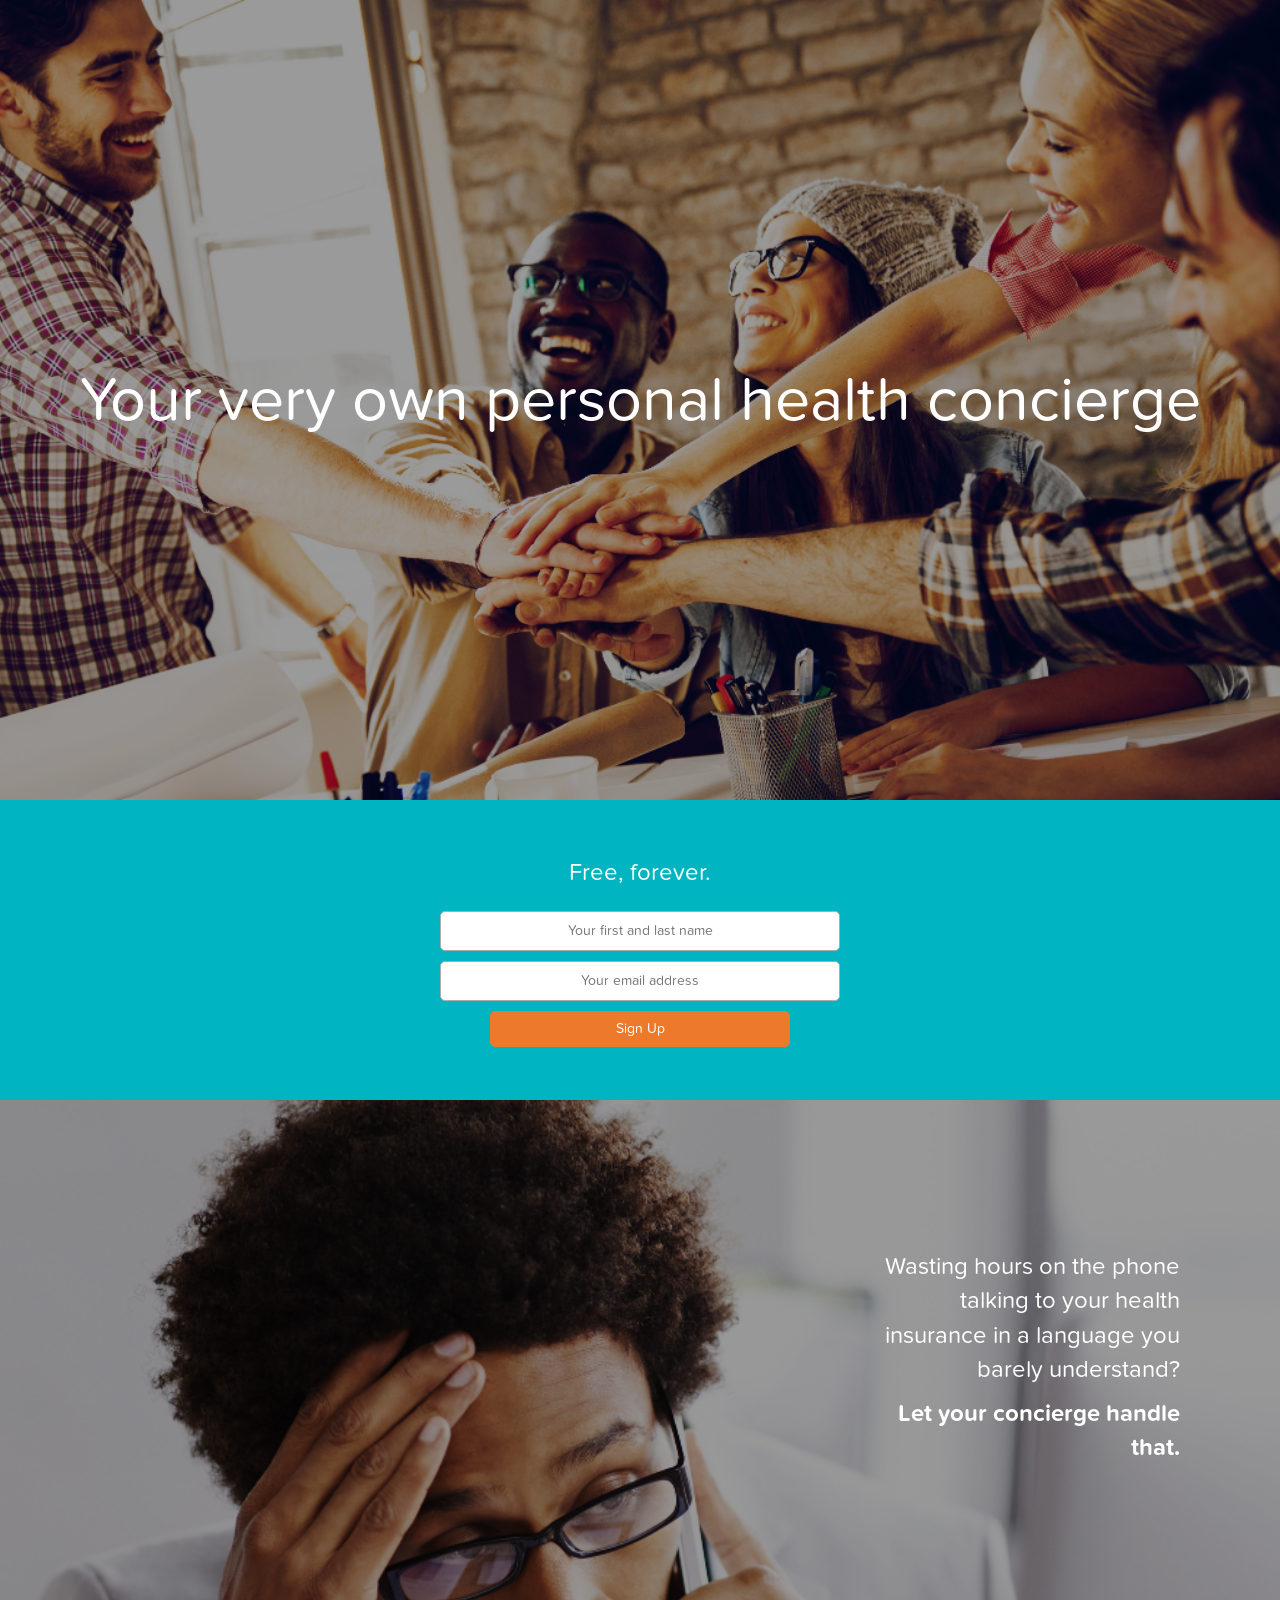
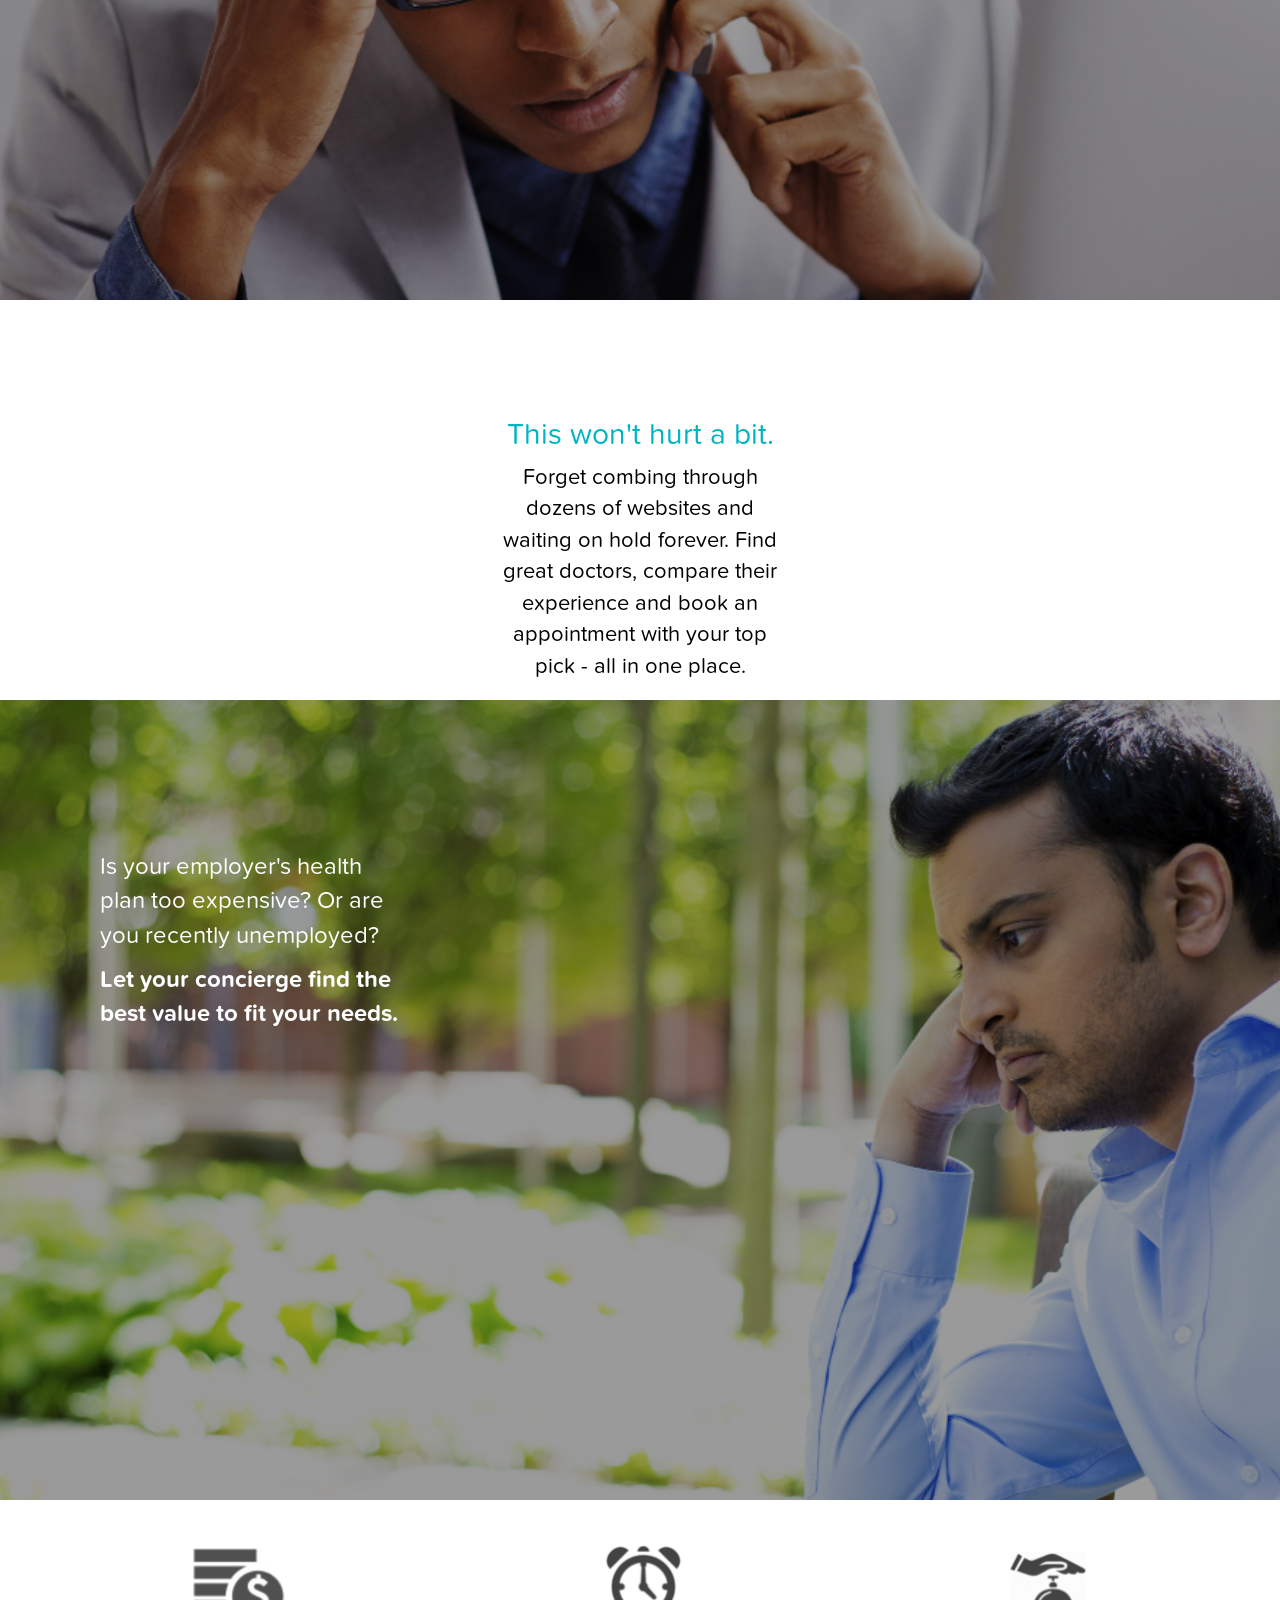
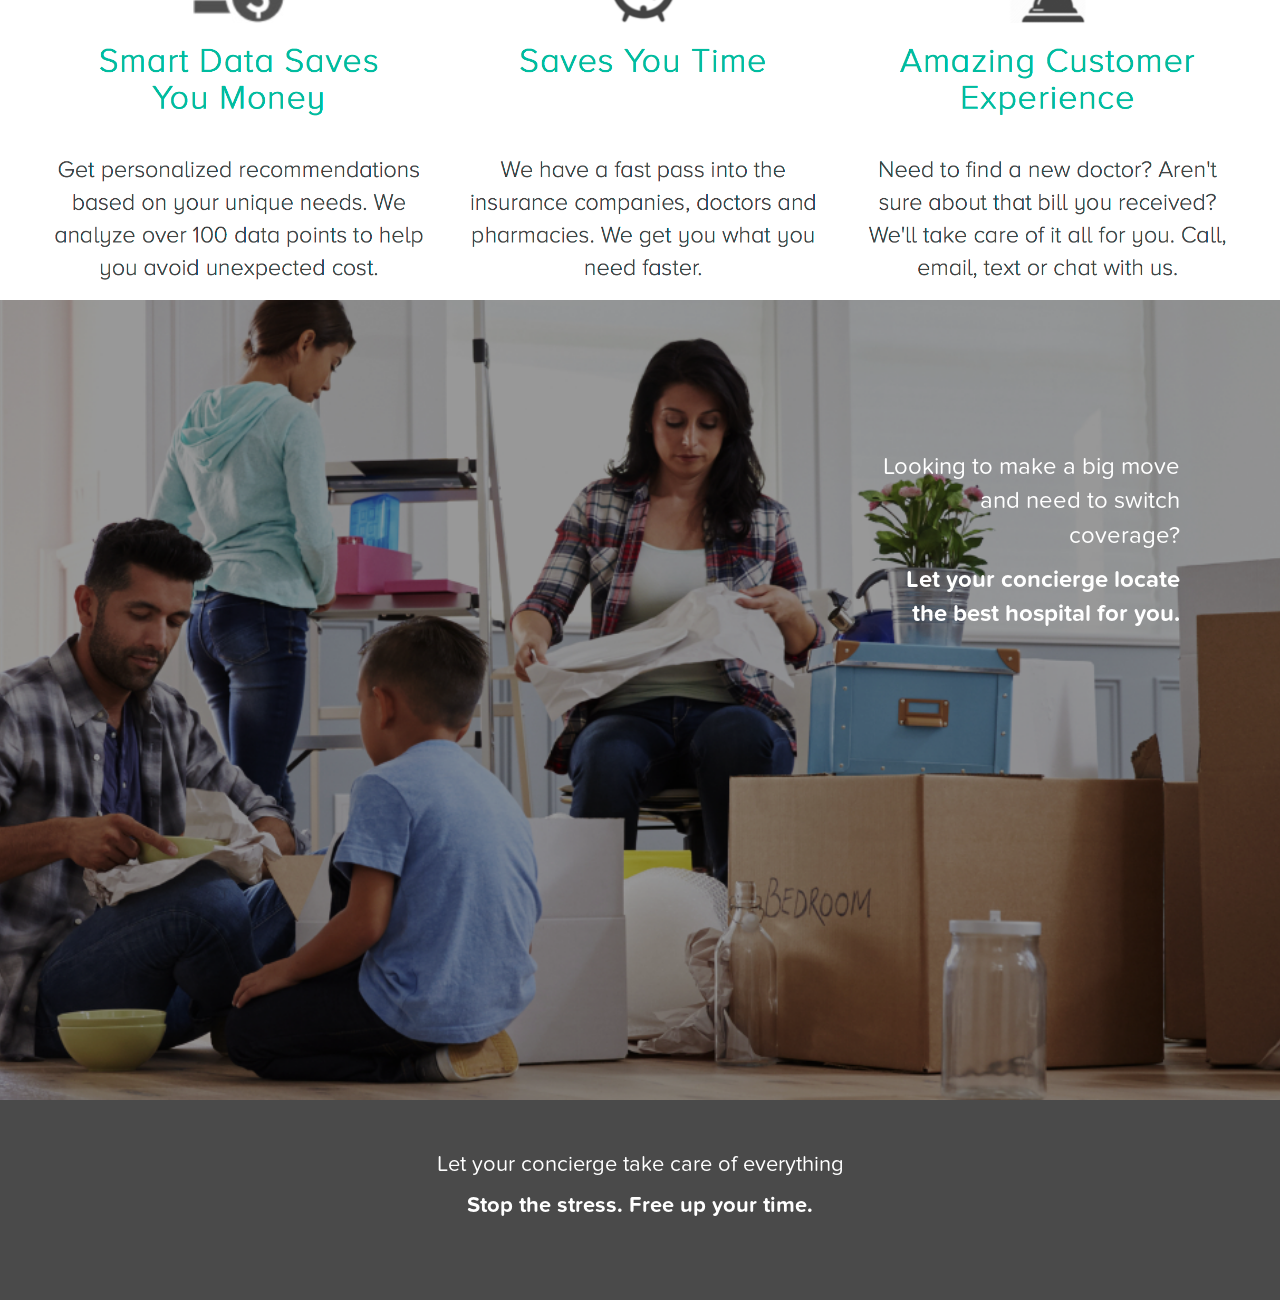
<file: Desktop/breannamurray.github.io/landingpage copy/index.html>
<!DOCTYPE html>
<html lang="en">

<head>

    <meta charset="utf-8">
    <meta name="viewport" content="width=device-width, initial-scale=1">
    <meta http-equiv="X-UA-Compatible" content="IE=edge">

    <title>SMB</title>

    <!-- Bootstrap Core CSS -->
    <link href="https://maxcdn.bootstrapcdn.com/bootstrap/3.3.6/css/bootstrap.min.css" rel="stylesheet">

    <!-- Custom CSS -->
    <link href="style.css" rel="stylesheet">


</head>

<body>
    
  <!-- Jumbotron -->
  <div class="jumbotron">
      <h1>Your very own personal health concierge</h1>
      <br>
  </div>
    
    <div class="container">

    <!-- Sign Up -->
    <div class="wrapper" class="signup">
        <h3>Free, forever.</h3>
        
        <div>
            <input type="text" placeholder="Your first and last name">
        </div>
        
        <div>
            <input type="email" placeholder="Your email address">
        </div>
        
        <div>
            <input class="next-btn" type="submit" value="Sign Up">
            </div>
    </div>
        

        
    <!-- Photo 1 -->
        <div class="photo1">
            <p class="overlay-right">Wasting hours on the phone talking to your health insurance in a language you barely understand?</p>

            <p class="overlay-right-bold">Let your concierge handle that.</p>    
        </div>
    
        
    <!--Content-->

        <div class="content">
            <h2>This won't hurt a bit.</h2>

            <p class="content-text">Forget combing through dozens of websites and waiting on hold forever. Find great doctors, compare their experience and book an appointment with your top pick - all in one place.</p>
        </div>
        
    <!--Photo 2-->
        
        <div class="photo2">
            <p class="overlay-left">Is your employer's health plan too expensive? Or are you recently unemployed?</p>

            <p class="overlay-left-bold">Let your concierge find the best value to fit your needs.</p>
        </div>
        
    <!--Infographics-->
        
        <div class="infographics">
        </div>
    
    <!--Photo 3-->
        
        <div class="photo3">
            <p class="overlay-right">Looking to make a big move and need to switch coverage?
                </p>

            <p class="overlay-right-bold">Let your concierge locate the best hospital for you.</p>
        </div>
        
    <!--Footer-->
        
         <div class="footer">
             <p class="footer-text">Let your concierge take care of everything</p>

             <p class="footer-text-bold">Stop the stress. Free up your time.</p>
        </div>

  </div>


</body>

</html>
</file>
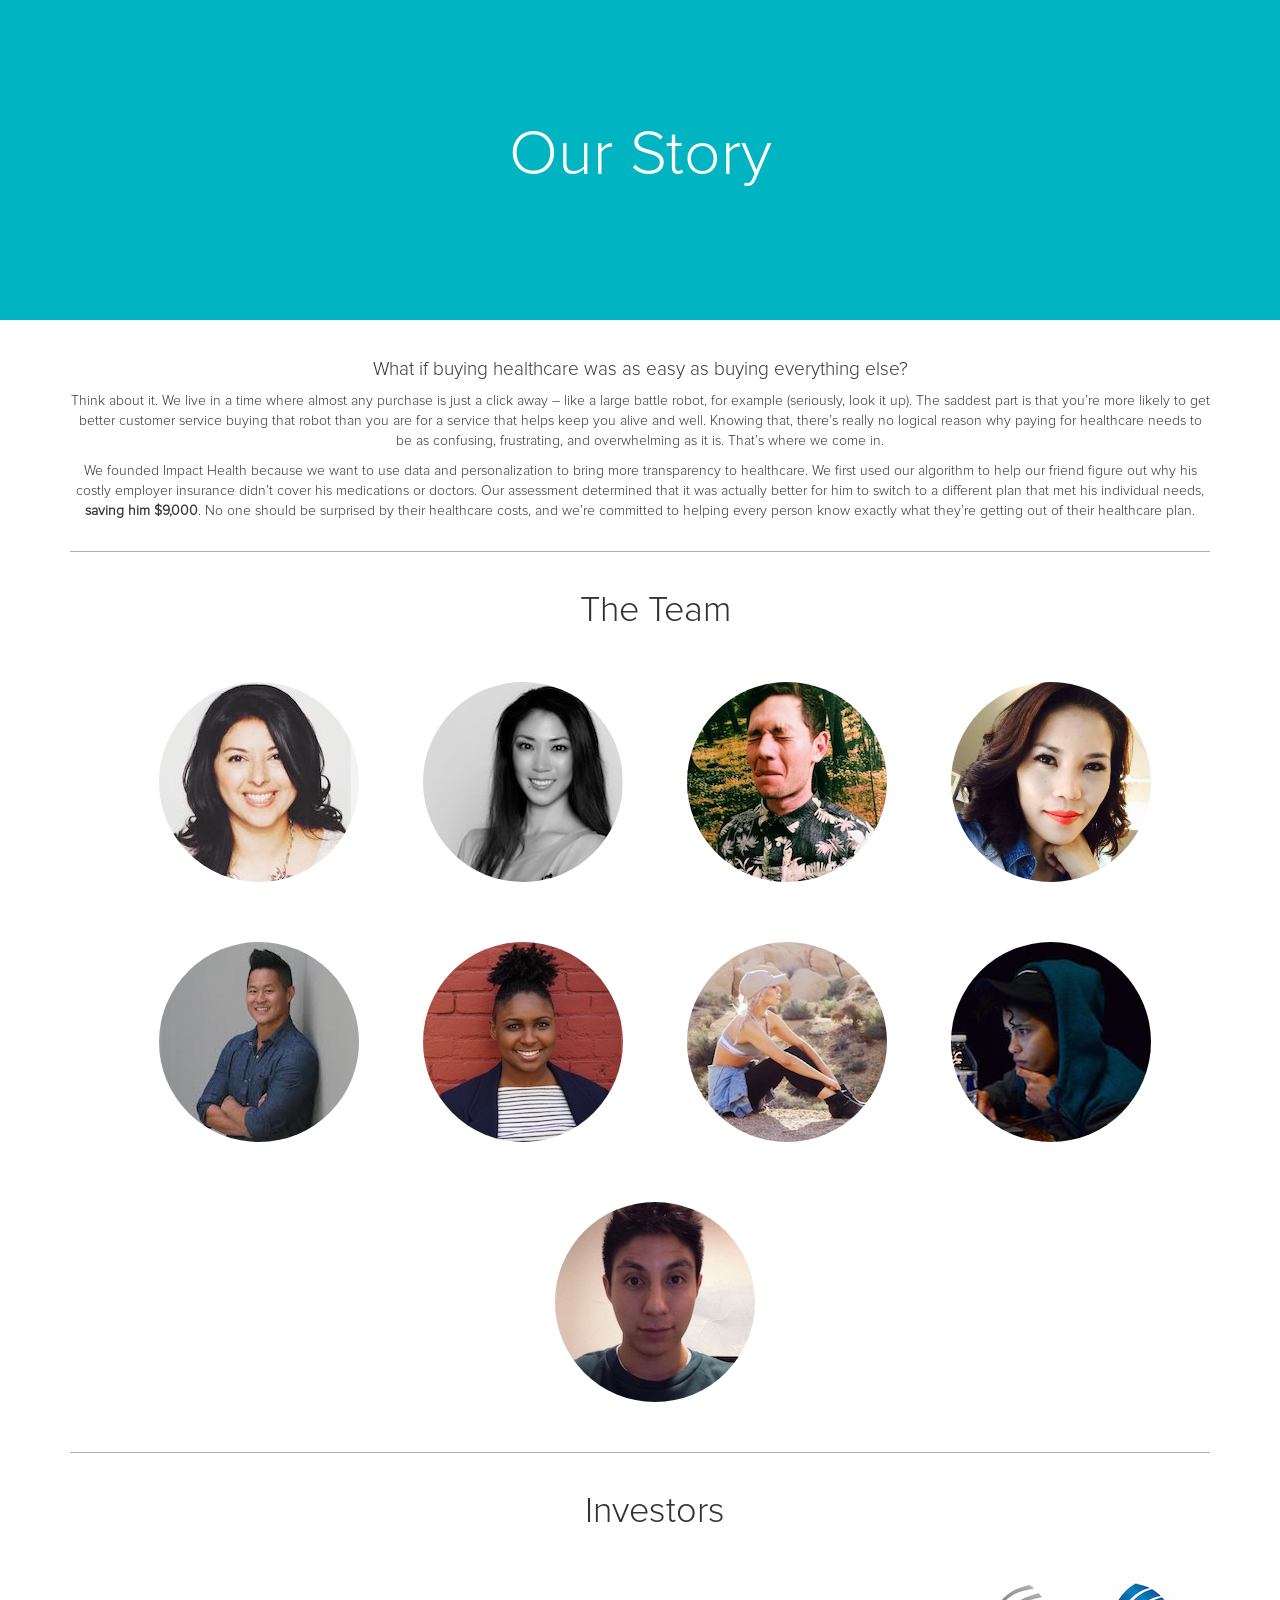
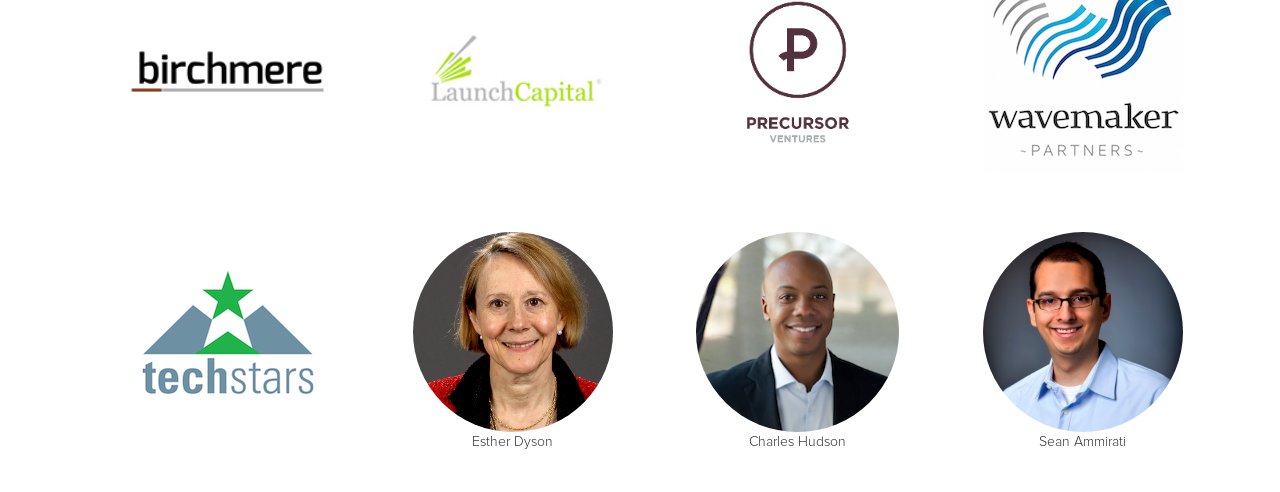
<file: Desktop/breannamurray.github.io/ourstory/index.html>
<!DOCTYPE html>
<html lang="en">

<head>

    <meta charset="utf-8">
    <meta http-equiv="X-UA-Compatible" content="IE=edge">
    <meta name="viewport" content="width=device-width, initial-scale=1">
    <meta name="description" content="">
    <meta name="author" content="">

    <title>Our Story</title>

    <!-- Bootstrap Core CSS -->
    <link href="https://maxcdn.bootstrapcdn.com/bootstrap/3.3.6/css/bootstrap.min.css" rel="stylesheet">

    <!-- Custom CSS -->
    <link href="ourstory.css" rel="stylesheet">


</head>

<body>
    
  <!-- Jumbotron -->
  <div class="jumbotron">
      <h1>Our Story</h1>
      <br>
  </div>

    <!-- Page Content -->
    <div class="container">
      
        <!-- About Us -->
        <div class="row">
            <div class="col-lg-12">
                <h4>What if buying healthcare was as easy as buying everything else?</h4>
                <p>
                  Think about it. We live in a time where almost any purchase is just a
                  click away – like a large battle robot, for example (seriously, look
                  it up). The saddest part is that you’re more likely to get better customer
                  service buying that robot than you are for a service that helps keep you
                  alive and well. Knowing that, there’s really no logical reason why
                  paying for healthcare needs to be as confusing, frustrating, and
                  overwhelming as it is. That’s where we come in.
                </p>

                <p>
                  We founded Impact Health because we want to use data and
                  personalization to bring more transparency to healthcare. We first
                  used our algorithm to help our friend figure out why his costly
                  employer insurance didn’t cover his medications or doctors. Our
                  assessment determined that it was actually better for him to switch
                  to a different plan that met his individual needs, <strong>saving
                  him $9,000</strong>. No one should be surprised by their
                  healthcare costs, and we’re committed to helping every person know
                  exactly what they’re getting out of their healthcare plan.
                </p>            </div>
        </div>
        
        <hr>

        
        <!-- Team Members Section -->
        <div class="container">
            
            <h2>The Team</h2>
            <ul class="team-photos">
            
            <li>
                <div class="team-item christine">
                    <div class="hovereffect">
                        <h3>Christine Carrillo</h3>
                        <p>CEO, Co-founder</p>
                    </div>
                </div>
                 <div class="mobile-caption">
                    <h4>Christine Carrillo</h4>
                    <p>CEO, Co-founder</p>
                    </div>
            </li>
                
            <li>
                <div class="team-item helen">
                    <div class="hovereffect">
                        <h3>Helen Lee</h3>
                        <p>COO, Co-founder</p>
                    </div>
                </div>
                  <div class="mobile-caption">
                        <h4>Helen Lee</h1>
						<p>COO, Co-founder</p>
                </div>
            </li>
                
            <li>
                <div class="team-item joe">
                    <div class="hovereffect">
                        <h3>Joe Deleeuw</h3>
                        <p>Senior Engineer</p>
                    </div>
                </div>
                 <div class="mobile-caption">
                        <h4>Joe Deleeuw</h1>
						<p>Senior Engineer</p>
                    </div>
            </li>
                
                      <li>
                <div class="team-item nn">
                    <div class="hovereffect">
                        <h3>NN Castro</h3>
                        <p>Financial Analyst</p>
                    </div>
                </div>
                            <div class="mobile-caption">
                        <h4>NN Castro</h1>
						<p>Financial Analyst</p>
                    </div>
            </li>
                
            <li>
                <div class="team-item chris">
                    <div class="hovereffect">
                        <h3>Chris Sheng</h3>
                        <p>Head of Growth</p>
                    </div>
                </div>
                  <div class="mobile-caption">
                        <h4>Chris Sheng</h1>
						<p>Head of Growth</p>
                    </div>
            </li>
                
            <li>
                <div class="team-item danielle">
                    <div class="hovereffect">
                        <h3>Danielle Small</h3>
                        <p>Content Writer</p>
                    </div>
                </div>
                  <div class="mobile-caption">
                        <h4>Danielle Small</h1>
						<p>Content Writer</p>
                    </div>
            </li>
                
                      <li>
                <div class="team-item washara">
                    <div class="hovereffect">
                        <h3>Washara Eldridge</h3>
                        <p>Customer Success Intern</p>
                    </div>
                </div>
                           <div class="mobile-caption">
                        <h4>Washara Eldridge</h1>
						<p>Customer Success Intern</p>
                    </div>
            </li>
                
            <li>
                <div class="team-item breanna">
                    <div class="hovereffect">
                        <h3>Breanna Murray</h3>
                        <p>Design Intern</p>
                    </div>
                </div>
                   <div class="mobile-caption">
                        <h4>Breanna Murray</h1>
						<p>Design Intern</p>
                        </div>
            </li>
                
            <li>
                <div class="team-item luis">
                    <div class="hovereffect">
                        <h3>Luis Peña</h3>
                        <p>Front-End Intern</p>
                    </div>
                </div>
                 <div class="mobile-caption">
                        <h4>Luis Peña</h1>
						<p>Front-End Intern</p>
                    </div>
            </li>
        </ul>
            
            
            
        </div>
        
        <hr>
        
        <!--Investors Section-->

        <div class="container">
           
                <h2>Investors</h2>
           

            <div class="col-lg-3 col-md-4 col-sm-6">
                <img class="img-circle img-responsive img-center" src="investors/birchmere.png" alt="">
            </div>
            <div class="col-lg-3 col-md-4 col-sm-6">
                <img class="img-responsive img-center" src="investors/launchcapital.png" alt="">
            </div>
            <div class="col-lg-3 col-md-4 col-sm-6">
                <img class="img-responsive img-center" src="investors/precursor.png" alt="">
            </div>
            <div class="col-lg-3 col-md-4 col-sm-6">
                <img class="img-responsive img-center" src="investors/wavemaker.png" alt="">
            </div>
            <div class="col-lg-3 col-md-4 col-sm-6">
                <img class="img-square img-responsive img-center" src="investors/techstars.png" alt="">
            </div>

            <div class="col-lg-3 col-md-4 col-sm-6">
                <img class="img-circle img-responsive img-center" src="investors/esther.jpg" alt="">
                <p>Esther Dyson</p>
            </div>
            <div class="col-lg-3 col-md-4 col-sm-6">
                <img class="img-circle img-responsive img-center" src="investors/charles.jpg" alt="">
                <p>Charles Hudson</p>
            </div>
            <div class="col-lg-3 col-md-4 col-sm-6">
                <img class="img-circle img-responsive img-center" src="investors/sean.jpg" alt="">
                <p>Sean Ammirati</p>
            </div>
         
        </div> 


        
      

  </div>


</body>

</html>
</file>
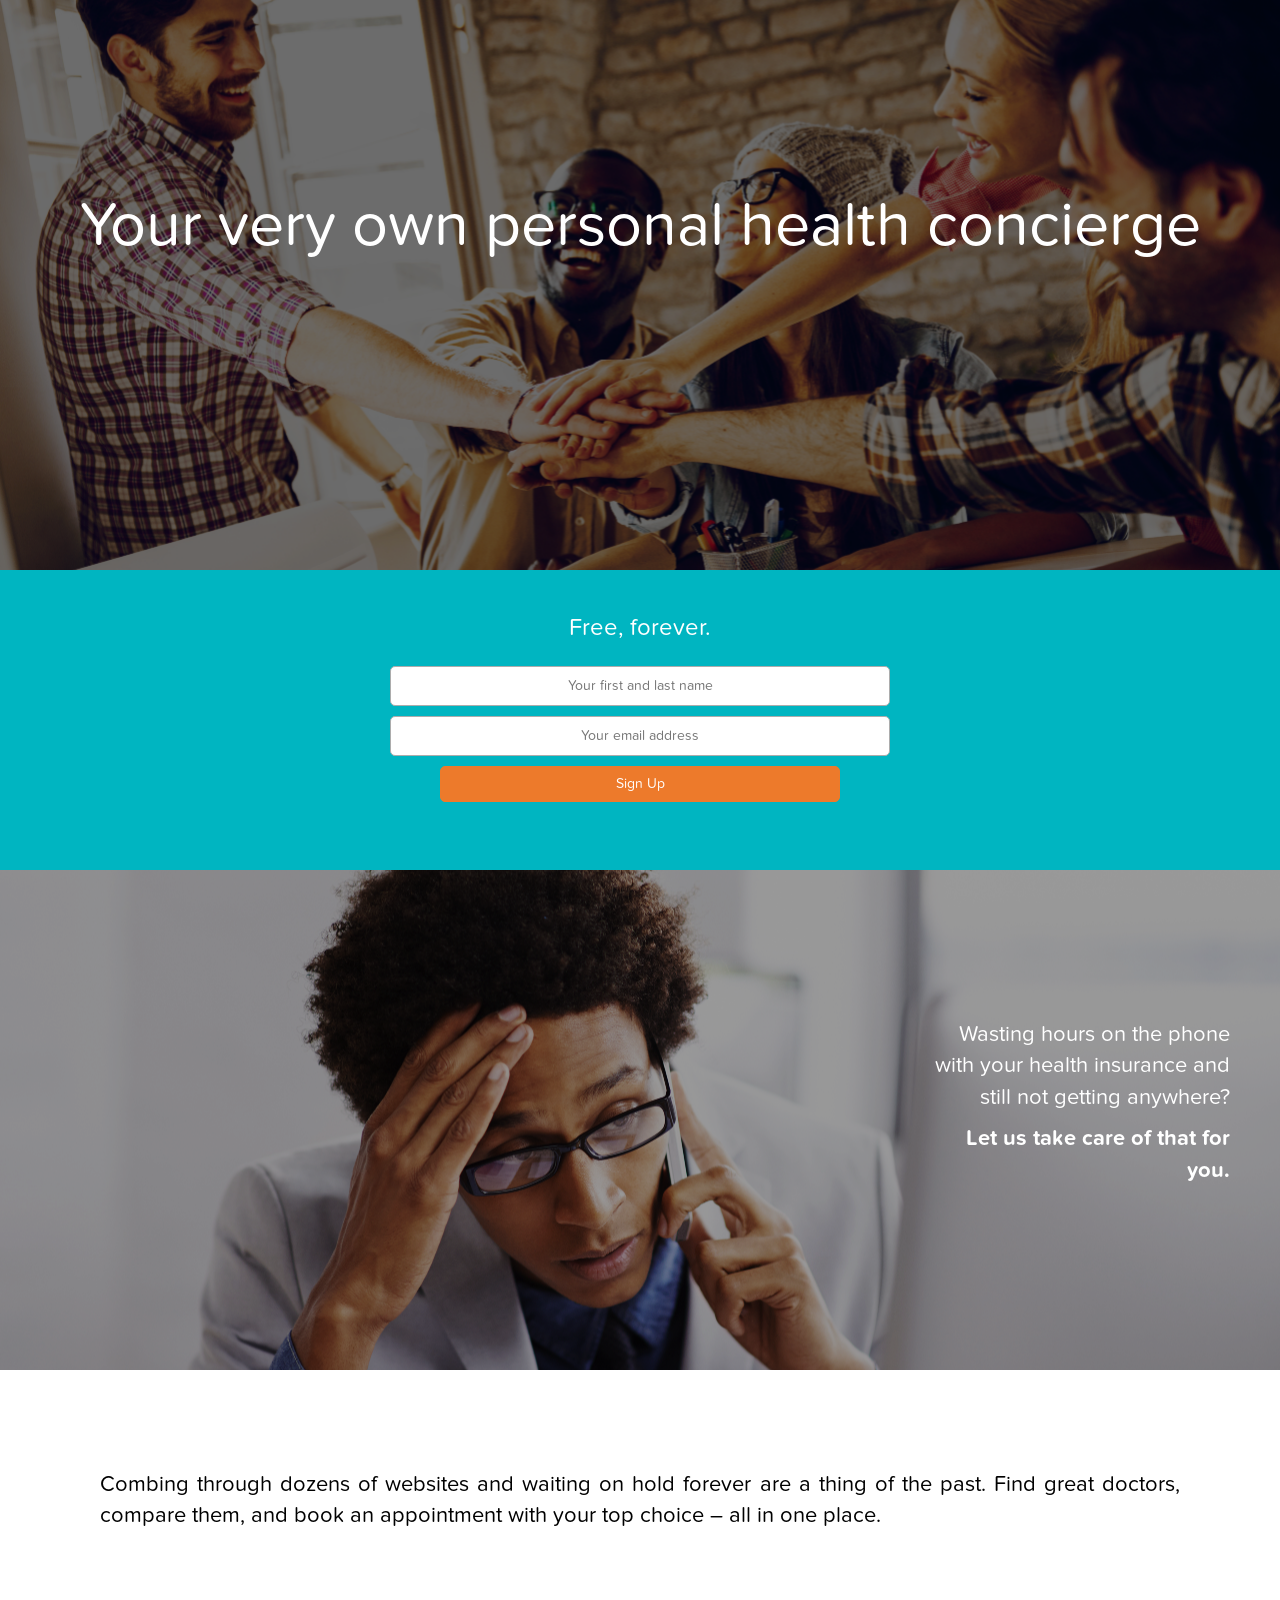
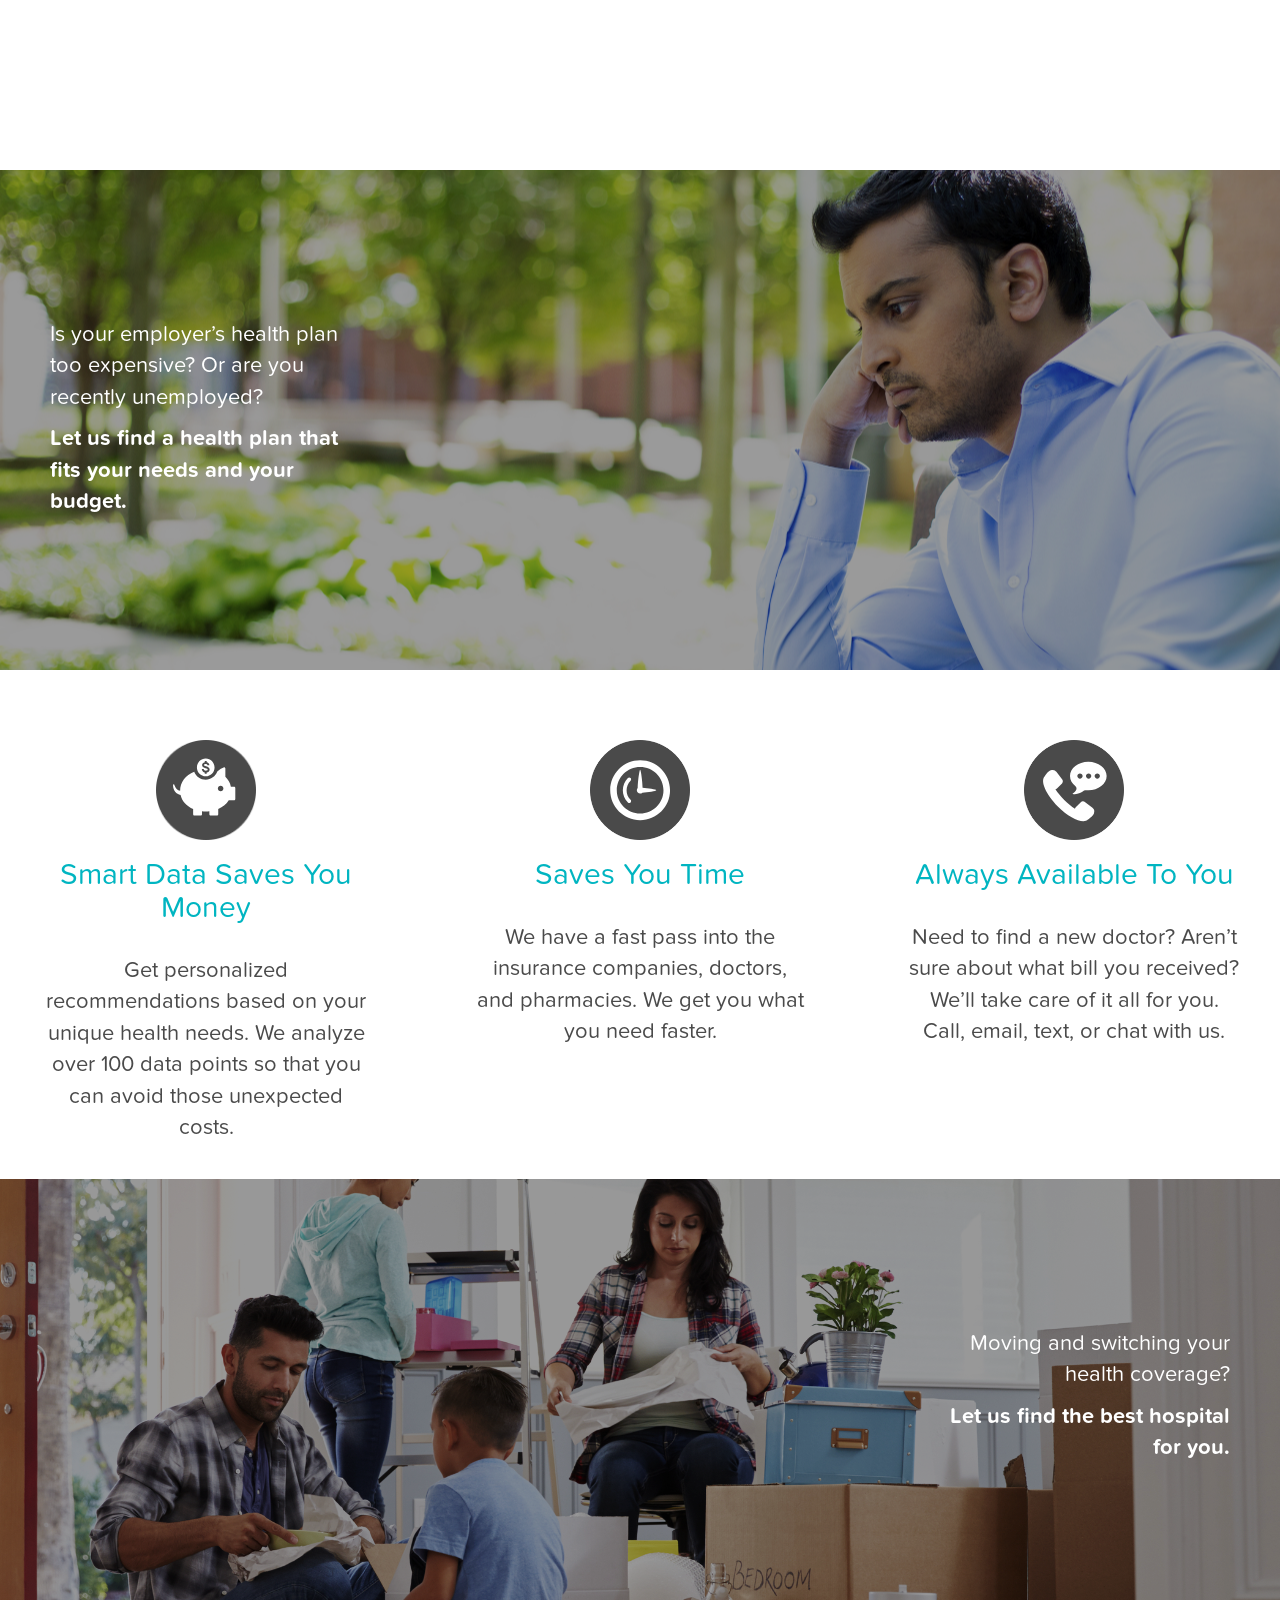
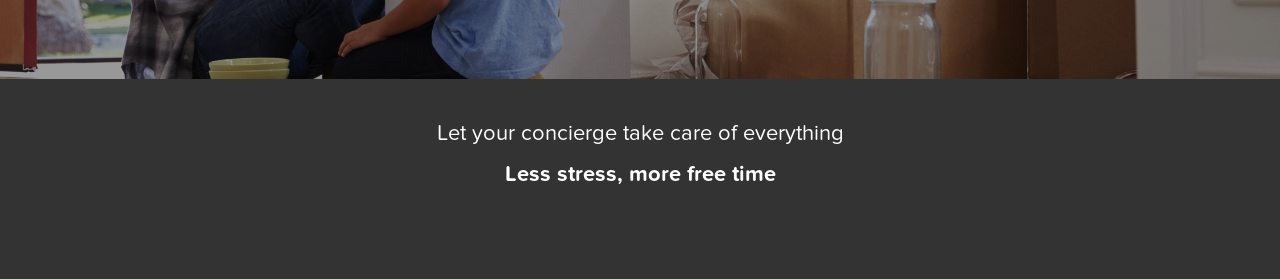
<file: Desktop/breannamurray.github.io/smb/index.html>
<!DOCTYPE html>
<html lang="en">

<head>

    <meta charset="utf-8">
    <meta name="viewport" content="width=device-width, initial-scale=1">
    <meta http-equiv="X-UA-Compatible" content="IE=edge">

    <title>Landing Page - SMBs</title>

    <!-- Bootstrap Core CSS -->
    <link href="https://maxcdn.bootstrapcdn.com/bootstrap/3.3.6/css/bootstrap.min.css" rel="stylesheet">

    <!-- Custom CSS -->
    <link href="style.css" rel="stylesheet">


</head>

<body>
    
  <!-- Jumbotron -->
  <div class="jumbotron">
      <h1>Your very own personal health concierge</h1>
      <br>
  </div>
    
    <div class="container">

    <!-- Sign Up -->
    <div class="wrapper" class="signup">
        <h3>Free, forever.</h3>
        
        <div>
            <input type="text" placeholder="Your first and last name">
        </div>
        
        <div>
            <input type="email" placeholder="Your email address">
        </div>
        
        <div>
            <input class="next-btn" type="submit" value="Sign Up">
            </div>
    </div>
        

        
    <!-- Photo 1 -->
        <div class="photo1">
            <p class="overlay-right">Wasting hours on the phone with your health insurance and still not getting anywhere?</p>

            <p class="overlay-right-bold">Let us take care of that for you.</p>    
        </div>
    
        
    <!--Content-->

        <div class="content">
            <p>Combing through dozens of websites and waiting on hold forever are a thing of the past. Find great doctors, compare them, and book an appointment with your top choice – all in one place. </p>
        </div>
        
    <!--Photo 2-->
        
        <div class="photo2">
            <p class="overlay-left">Is your employer’s health plan too expensive? Or are you recently unemployed?</p>

            <p class="overlay-left-bold">Let us find a health plan that fits your needs and your budget.</p>
        </div>
        
    <!--Infographics-->
        <div class="infographics">
            <div class="infographic1">
            <img src="icons/save.svg" class="icon">
            <h2>Smart Data Saves You Money</h2>
            <p class="info">Get personalized recommendations based on your unique health needs. We analyze over 100 data points so that you can avoid those unexpected costs.</p>
            </div>
            
            <div class="infographic2">
            <img src="icons/clock.svg" class="icon">
            <h2>Saves You Time</h2>
<p class="info">We have a fast pass into the insurance companies, doctors, and pharmacies. We get you what you need faster.</p>
            </div>
            
            <div class="infographic3">
            <img src="icons/chat.svg" class="icon"> 
            <h2>Always Available To You</h2>
<p class="info">Need to find a new doctor? Aren’t sure about what bill you received? We’ll take care of it all for you. Call, email, text, or chat with us.</p>
            </div>
        </div>
    
    <!--Photo 3-->
        
        <div class="photo3">
            <p class="overlay-right">Moving and switching your health coverage?
                </p>

            <p class="overlay-right-bold">Let us find the best hospital for you.</p>
        </div>
        
    <!--Footer-->
        
        <div class="footer">
             <p class="footer-text">Let your concierge take care of everything</p>

             <p class="footer-text-bold">Less stress, more free time</p>
        </div>


  </div>


</body>

</html>
</file>
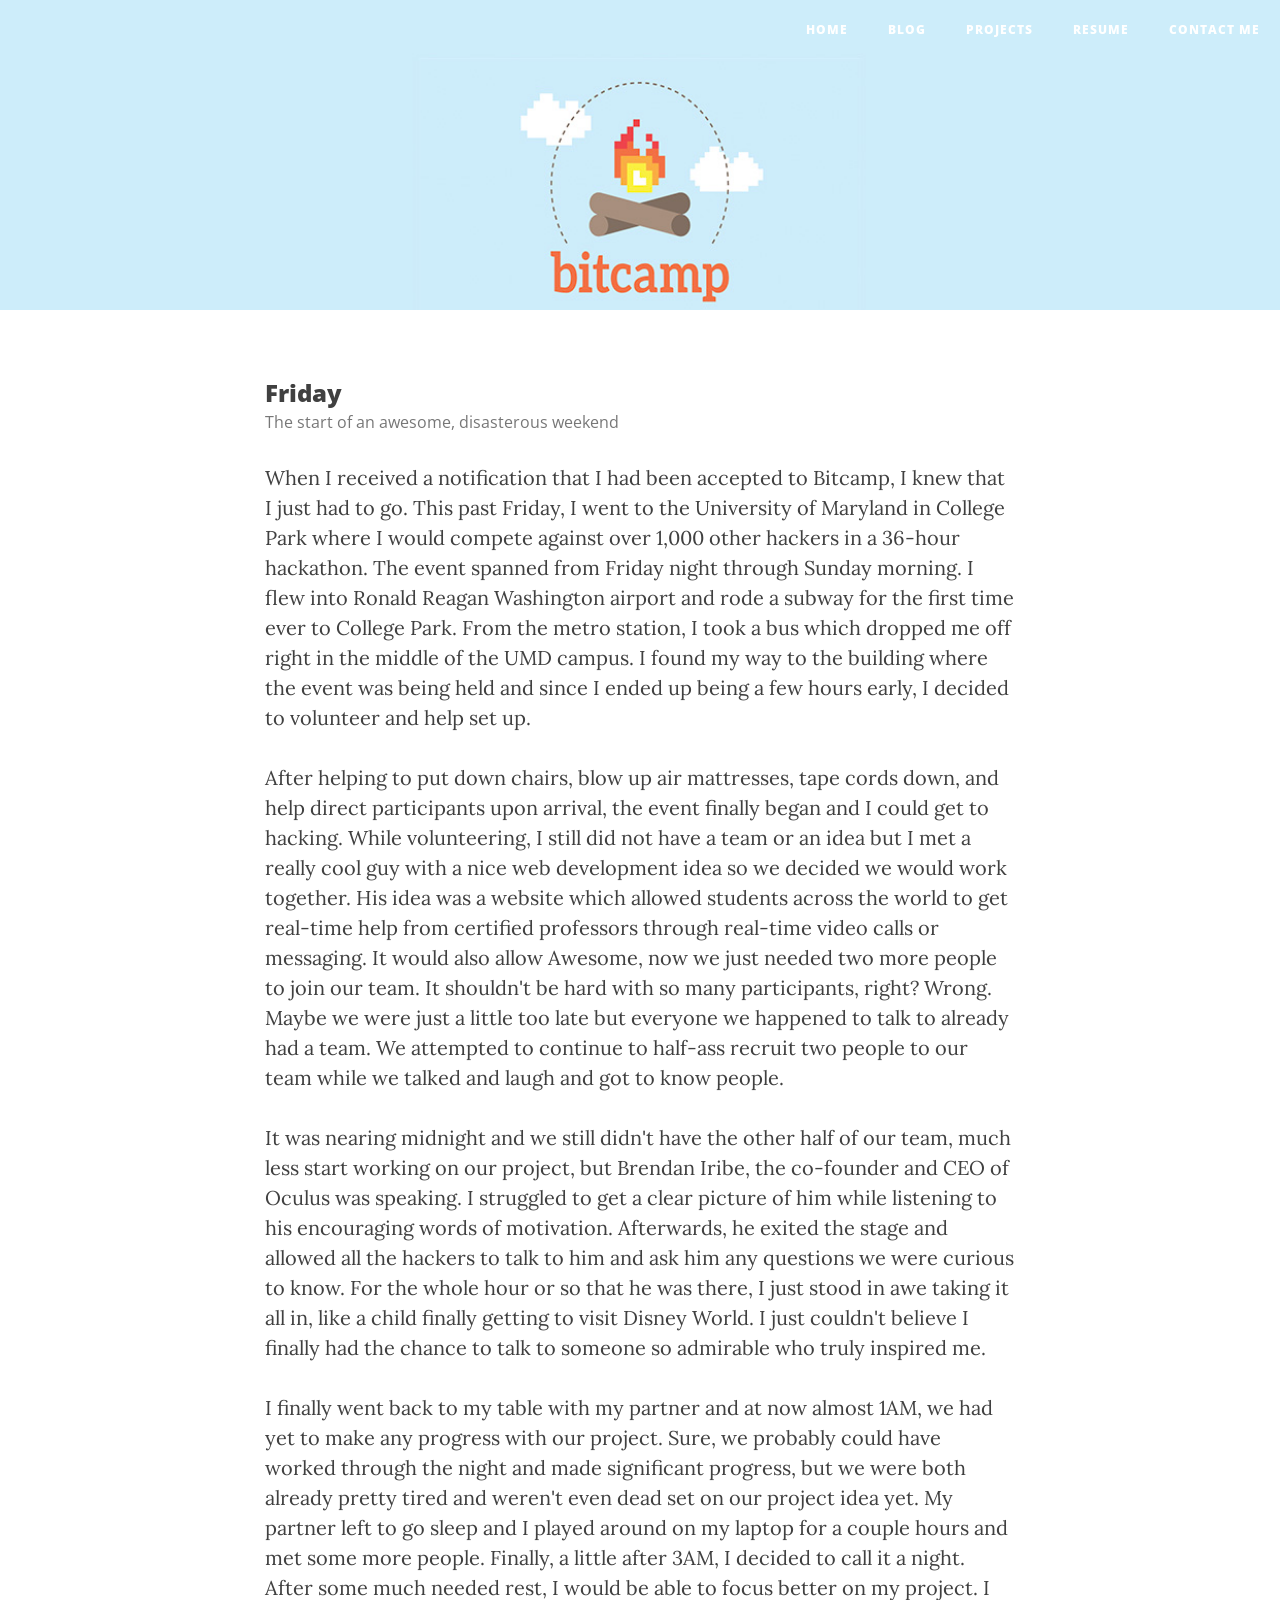
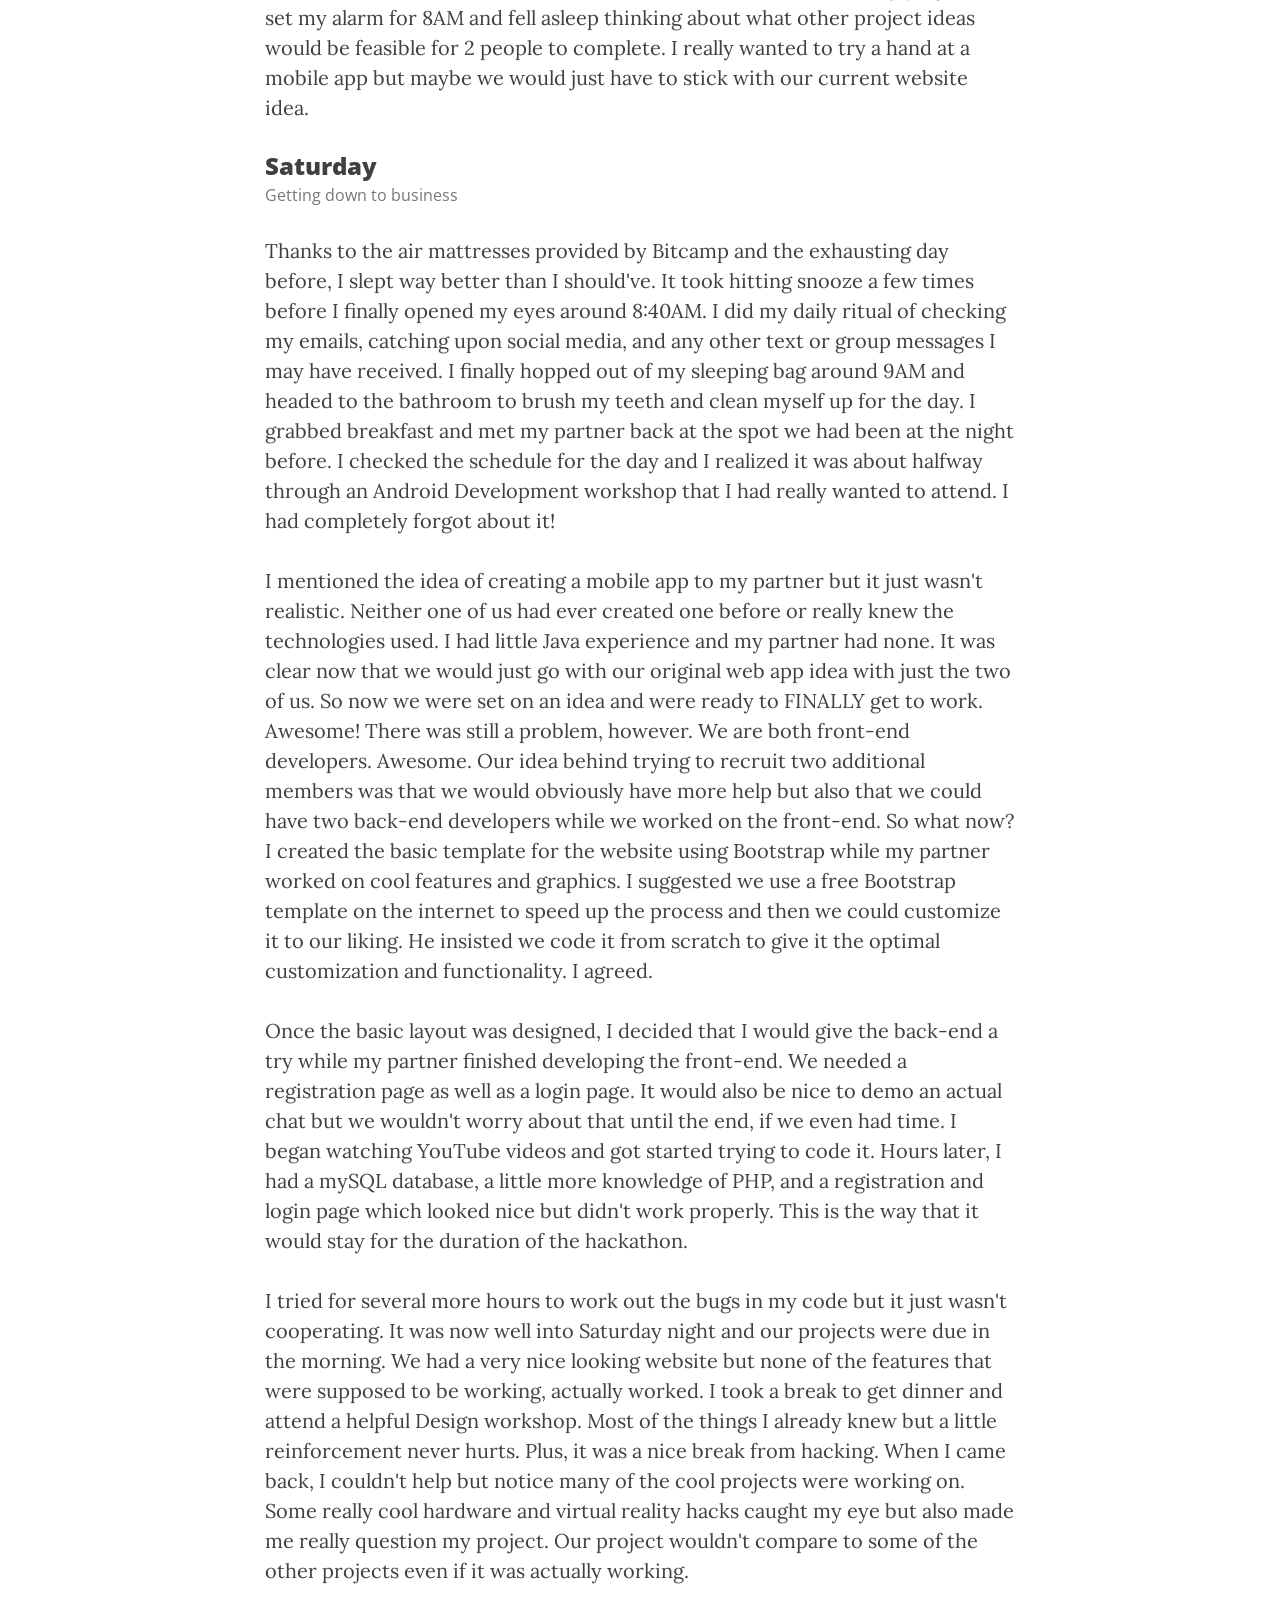
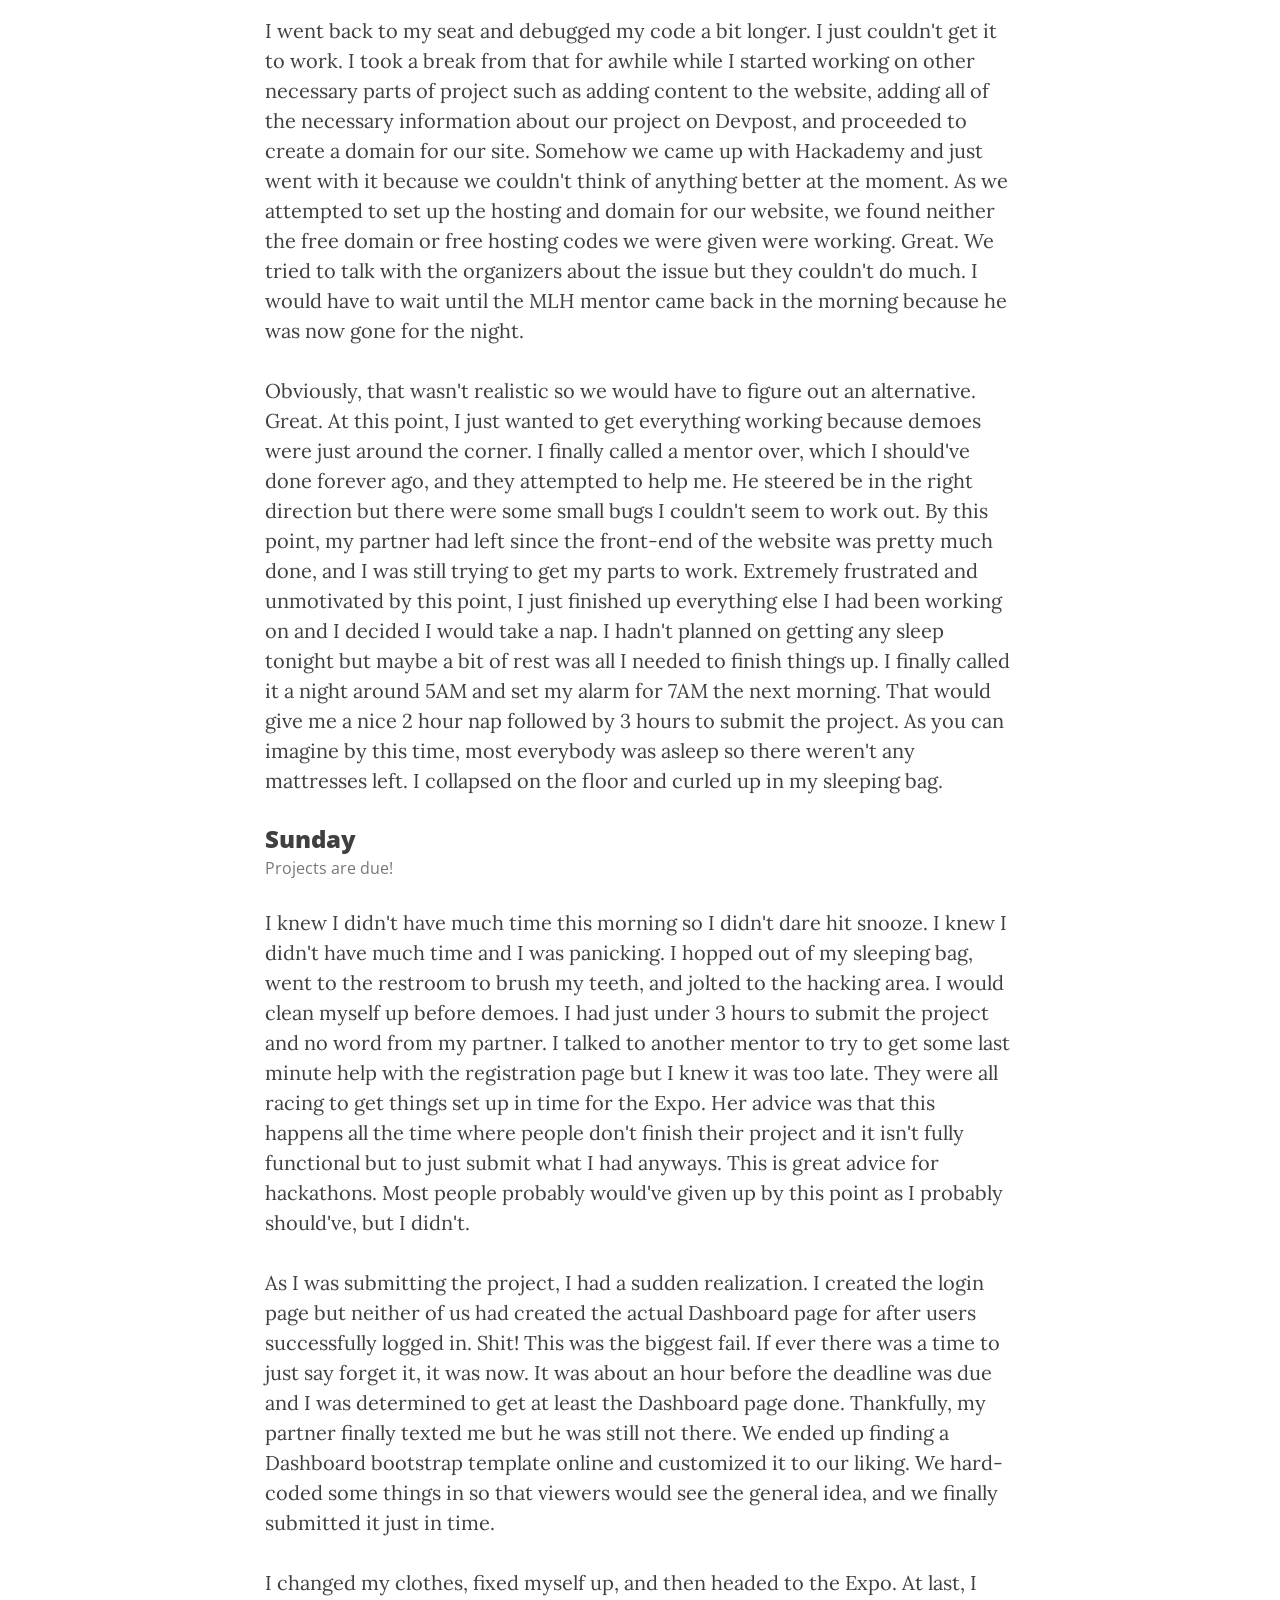
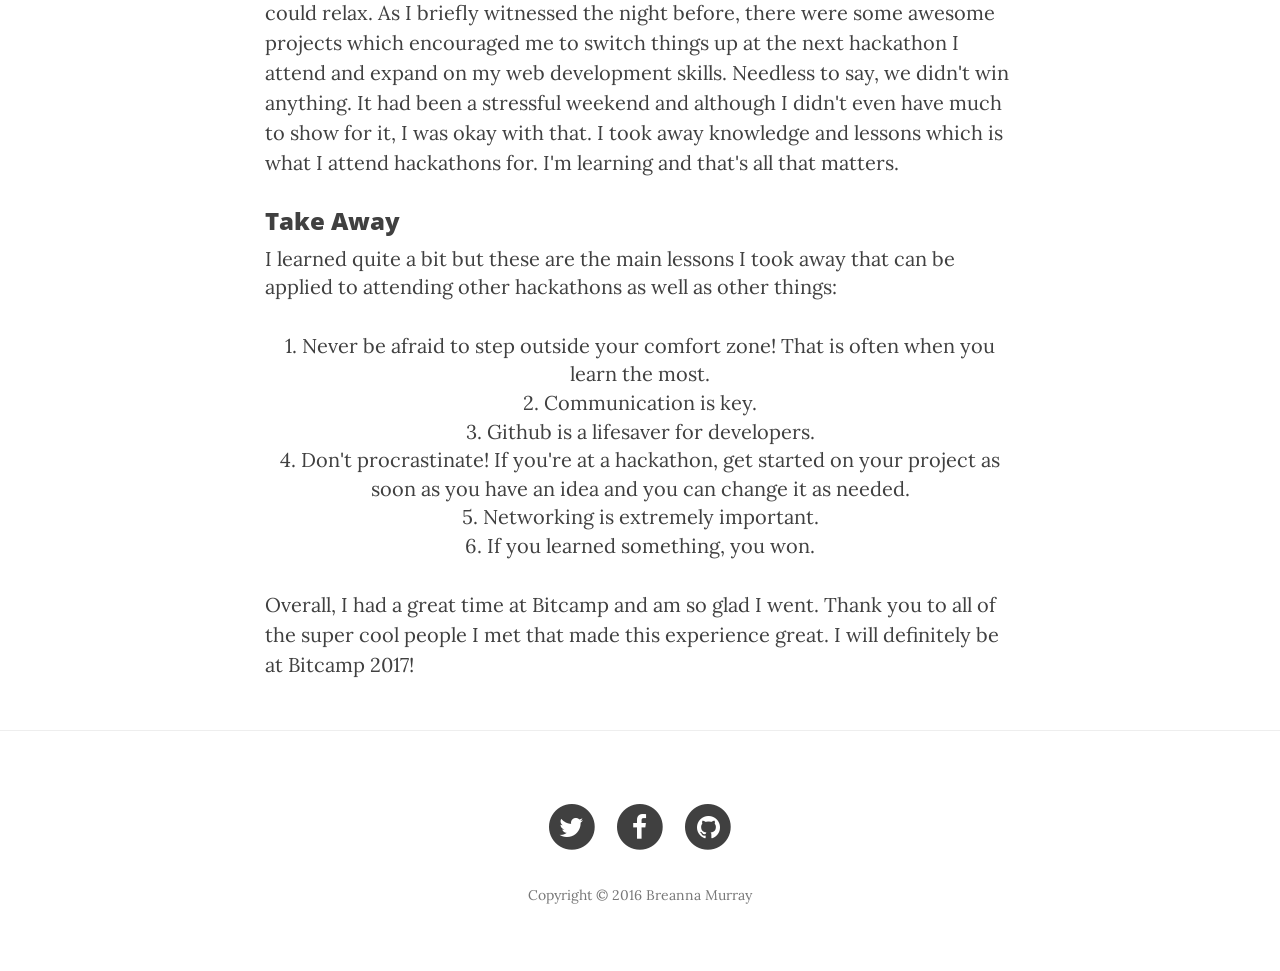
<file: Desktop/breannamurray.github.io/bitcamp.html>
<!DOCTYPE html>
<html lang="en">

<head>

    <meta charset="utf-8">
    <meta http-equiv="X-UA-Compatible" content="IE=edge">
    <meta name="viewport" content="width=device-width, initial-scale=1">
    <meta name="description" content="">
    <meta name="author" content="">

    <title>Breanna Murray</title>

    <!-- Bootstrap Core CSS -->
    <link href="css/bootstrap.min.css" rel="stylesheet">

    <!-- Custom CSS -->
    <link href="css/clean-blog.min.css" rel="stylesheet">

    <!-- Custom Fonts -->
    <link href="http://maxcdn.bootstrapcdn.com/font-awesome/4.1.0/css/font-awesome.min.css" rel="stylesheet" type="text/css">
    <link href='http://fonts.googleapis.com/css?family=Lora:400,700,400italic,700italic' rel='stylesheet' type='text/css'>
    <link href='http://fonts.googleapis.com/css?family=Open+Sans:300italic,400italic,600italic,700italic,800italic,400,300,600,700,800' rel='stylesheet' type='text/css'>

    <!-- HTML5 Shim and Respond.js IE8 support of HTML5 elements and media queries -->
    <!-- WARNING: Respond.js doesn't work if you view the page via file:// -->
    <!--[if lt IE 9]>
        <script src="https://oss.maxcdn.com/libs/html5shiv/3.7.0/html5shiv.js"></script>
        <script src="https://oss.maxcdn.com/libs/respond.js/1.4.2/respond.min.js"></script>
    <![endif]-->

</head>

<body>

    <!-- Navigation -->
    <nav class="navbar navbar-default navbar-custom navbar-fixed-top">
        <div class="container-fluid">
            <!-- Brand and toggle get grouped for better mobile display -->
            <div class="navbar-header page-scroll">
                <button type="button" class="navbar-toggle" data-toggle="collapse" data-target="#bs-example-navbar-collapse-1">
                    <span class="sr-only">Toggle navigation</span>
                    <span class="icon-bar"></span>
                    <span class="icon-bar"></span>
                    <span class="icon-bar"></span>
                </button>
                <a class="navbar-brand" href="index.html"></a>
            </div>

            <!-- Collect the nav links, forms, and other content for toggling -->
            <div class="collapse navbar-collapse" id="bs-example-navbar-collapse-1">
                <ul class="nav navbar-nav navbar-right">
                                <li>
                        <a href="index.html">Home</a>
                    </li>
                    
                    <li>
                        <a href="blog.html">Blog</a>
                    </li>
                   
                    <li>
                        <a href="projects.html">Projects</a>
                    </li>
                     <li>
                        <a href="Resume.pdf">Resume</a>
                    </li>
                    <li>
                        <a href="contact.html">Contact Me</a>
                </ul>
            </div>
            <!-- /.navbar-collapse -->
        </div>
        <!-- /.container -->
    </nav>

    <!-- Page Header -->
    <!-- Set your background image for this header on the line below. -->
    <header class="intro-header" style="background-image: url('img/bitcamp.jpg')">
        <div class="container">
            <div class="row">
                <div class="col-lg-8 col-lg-offset-2 col-md-10 col-md-offset-1">
                    <div class="page-heading">
                        <h1></h1>
                        
                    </div>
                </div>
            </div>
        </div>
    </header>

    <!-- Main Content -->
    <div class="container">
        <div class="row">
            <div class="col-lg-8 col-lg-offset-2 col-md-10 col-md-offset-1">
                <h3>Friday<small><br>The start of an awesome, disasterous weekend</small></h3>
                
                <p>When I received a notification that I had been accepted to Bitcamp, I knew that I just had to go. This past Friday, I went to the University of Maryland in College Park where I would compete against over 1,000 other hackers in a 36-hour hackathon. The event spanned from Friday night through Sunday morning. I flew into Ronald Reagan Washington airport and rode a subway for the first time ever to College Park. From the metro station, I took a bus which dropped me off right in the middle of the UMD campus. I found my way to the building where the event was being held and since I ended up being a few hours early, I decided to volunteer and help set up. </p>
                <p>After helping to put down chairs, blow up air mattresses, tape cords down, and help direct participants upon arrival, the event finally began and I could get to hacking. While volunteering, I still did not have a team or an idea but I met a really cool guy with a nice web development idea so we decided we would work together. His idea was a website which allowed students across the world to get real-time help from certified professors through real-time video calls or messaging. It would also allow  Awesome, now we just needed two more people to join our team. It shouldn't be hard with so many participants, right? Wrong. Maybe we were just a little too late but everyone we happened to talk to already had a team. We attempted to continue to half-ass recruit two people to our team while we talked and laugh and got to know people.</p>
                <p>It was nearing midnight and we still didn't have the other half of our team, much less start working on our project, but Brendan Iribe, the co-founder and CEO of Oculus was speaking. I struggled to get a clear picture of him while listening to his encouraging words of motivation. Afterwards, he exited the stage and allowed all the hackers to talk to him and ask him any questions we were curious to know. For the whole hour or so that he was there, I just stood in awe taking it all in, like a child finally getting to visit Disney World. I just couldn't believe I finally had the chance to talk to someone so admirable who truly inspired me.</p>
                <p>I finally went back to my table with my partner and at now almost 1AM, we had yet to make any progress with our project. Sure, we probably could have worked through the night and made significant progress, but we were both already pretty tired and weren't even dead set on our project idea yet. My partner left to go sleep and I played around on my laptop for a couple hours and met some more people. Finally, a little after 3AM, I decided to call it a night. After some much needed rest, I would be able to focus better on my project. I set my alarm for 8AM and fell asleep thinking about what other project ideas would be feasible for 2 people to complete. I really wanted to try a hand at a mobile app but maybe we would just have to stick with our current website idea.</p>
                
                
                
                <h3>Saturday<small><br>Getting down to business</small></h3>
                
                <p>Thanks to the air mattresses provided by Bitcamp and the exhausting day before, I slept way better than I should've. It took hitting snooze a few times before I finally opened my eyes around 8:40AM. I did my daily ritual of checking my emails, catching upon social media, and any other text or group messages I may have received. I finally hopped out of my sleeping bag around 9AM and headed to the bathroom to brush my teeth and clean myself up for the day. I grabbed breakfast and met my partner back at the spot we had been at the night before. I checked the schedule for the day and I realized it was about halfway through an Android Development workshop that I had really wanted to attend. I had completely forgot about it! </p>
                <p>I mentioned the idea of creating a mobile app to my partner but it just wasn't realistic. Neither one of us had ever created one before or really knew the technologies used. I had little Java experience and my partner had none. It was clear now that we would just go with our original web app idea with just the two of us. So now we were set on an idea and were ready to FINALLY get to work. Awesome! There was still a problem, however. We are both front-end developers. Awesome. Our idea behind trying to recruit two additional members was that we would obviously have more help but also that we could have two back-end developers while we worked on the front-end. So what now? I created the basic template for the website using Bootstrap while my partner worked on cool features and graphics. I suggested we use a free Bootstrap template on the internet to speed up the process and then we could customize it to our liking. He insisted we code it from scratch to give it the optimal customization and functionality. I agreed. </p>
                <p>Once the basic layout was designed, I decided that I would give the back-end a try while my partner finished developing the front-end. We needed a registration page as well as a login page. It would also be nice to demo an actual chat but we wouldn't worry about that until the end, if we even had time. I began watching YouTube videos and got started trying to code it. Hours later, I had a mySQL database, a little more knowledge of PHP, and a registration and login page which looked nice but didn't work properly. This is the way that it would stay for the duration of the hackathon.</p>
                <p>I tried for several more hours to work out the bugs in my code but it just wasn't cooperating. It was now well into Saturday night and our projects were due in the morning. We had a very nice looking website but none of the features that were supposed to be working, actually worked. I took a break to get dinner and attend a helpful Design workshop. Most of the things I already knew but a little reinforcement never hurts. Plus, it was a nice break from hacking. When I came back, I couldn't help but notice many of the cool projects were working on. Some really cool hardware and virtual reality hacks caught my eye but also made me really question my project. Our project wouldn't compare to some of the other projects even if it was actually working. </p>
                <p>I went back to my seat and debugged my code a bit longer. I just couldn't get it to work. I took a break from that for awhile while I started working on other necessary parts of project such as adding content to the website, adding all of the necessary information about our project on Devpost, and proceeded to create a domain for our site. Somehow we came up with Hackademy and just went with it because we couldn't think of anything better at the moment. As we attempted to set up the hosting and domain for our website, we found neither the free domain or free hosting codes we were given were working. Great. We tried to talk with the organizers about the issue but they couldn't do much. I would have to wait until the MLH mentor came back in the morning because he was now gone for the night. </p>
                <p>Obviously, that wasn't realistic so we would have to figure out an alternative. Great. At this point, I just wanted to get everything working because demoes were just around the corner. I finally called a mentor over, which I should've done forever ago, and they attempted to help me. He steered be in the right direction but there were some small bugs I couldn't seem to work out. By this point, my partner had left since the front-end of the website was pretty much done, and I was still trying to get my parts to work. Extremely frustrated and unmotivated by this point, I just finished up everything else I had been working on and I decided I would take a nap. I hadn't planned on getting any sleep tonight but maybe a bit of rest was all I needed to finish things up. I finally called it a night around 5AM and set my alarm for 7AM the next morning. That would give me a nice 2 hour nap followed by 3 hours to submit the project. As you can imagine by this time, most everybody was asleep so there weren't any mattresses left. I collapsed on the floor and curled up in my sleeping bag.</p>
                
                <h3>Sunday<small><br>Projects are due!</small></h3>
                <p>I knew I didn't have much time this morning so I didn't dare hit snooze. I knew I didn't have much time and I was panicking. I hopped out of my sleeping bag, went to the restroom to brush my teeth, and jolted to the hacking area. I would clean myself up before demoes. I had just under 3 hours to submit the project and no word from my partner. I talked to another mentor to try to get some last minute help with the registration page but I knew it was too late. They were all racing to get things set up in time for the Expo. Her advice was that this happens all the time where people don't finish their project and it isn't fully functional but to just submit what I had anyways. This is great advice for hackathons.  Most people probably would've given up by this point as I probably should've, but I didn't.</p>
                <p>As I was submitting the project, I had a sudden realization. I created the login page but neither of us had created the actual Dashboard page for after users successfully logged in. Shit! This was the biggest fail. If ever there was a time to just say forget it, it was now. It was about an hour before the deadline was due and I was determined to get at least the Dashboard page done. Thankfully, my partner finally texted me but he was still not there. We ended up finding a Dashboard bootstrap template online and customized it to our liking. We hard-coded some things in so that viewers would see the general idea, and we finally submitted it just in time.</p>
                
                <p>I changed my clothes, fixed myself up, and then headed to the Expo. At last, I could relax. As I briefly witnessed the night before, there were some awesome projects which encouraged me to switch things up at the next hackathon I attend and expand on my web development skills. Needless to say, we didn't win anything. It had been a stressful weekend and although I didn't even have much to show for it, I was okay with that. I took away knowledge and lessons which is what I attend hackathons for. I'm learning and that's all that matters. </p>
                
                <h3>Take Away</h3>
                    
                    I learned quite a bit but these are the main lessons I took away that can be applied to attending other hackathons as well as other things:</p>
                <p><center>
                1. Never be afraid to step outside your comfort zone! That is often when you learn the most.<br>
                2. Communication is key.<br>
                3. Github is a lifesaver for developers.<br>
                4. Don't procrastinate! If you're at a hackathon, get started on your project as soon as you have an idea and you can change it as needed.<br>
                5. Networking is extremely important.<br>
                6. If you learned something, you won.<br>
                </center></p>
                <p>Overall, I had a great time at Bitcamp and am so glad I went. Thank you to all of the super cool people I met that made this experience great. I will definitely be at Bitcamp 2017!</p>
            </div>
        </div>
    </div>

    <hr>

    <!-- Footer -->
    <footer>
        <div class="container">
            <div class="row">
                <div class="col-lg-8 col-lg-offset-2 col-md-10 col-md-offset-1">
                    <ul class="list-inline text-center">
                        <li>
                            <a href="twitter.com/breannamurray">
                                <span class="fa-stack fa-lg">
                                    <i class="fa fa-circle fa-stack-2x"></i>
                                    <i class="fa fa-twitter fa-stack-1x fa-inverse"></i>
                                </span>
                            </a>
                        </li>
                        <li>
                            <a href="facebook.com/breannamurray4">
                                <span class="fa-stack fa-lg">
                                    <i class="fa fa-circle fa-stack-2x"></i>
                                    <i class="fa fa-facebook fa-stack-1x fa-inverse"></i>
                                </span>
                            </a>
                        </li>
                        <li>
                            <a href="github.com/breannamurray">
                                <span class="fa-stack fa-lg">
                                    <i class="fa fa-circle fa-stack-2x"></i>
                                    <i class="fa fa-github fa-stack-1x fa-inverse"></i>
                                </span>
                            </a>
                        </li>
                    </ul>
                    <p class="copyright text-muted">Copyright &copy; 2016 Breanna Murray </p>
                </div>
            </div>
        </div>
    </footer>

    <!-- jQuery -->
    <script src="js/jquery.js"></script>

    <!-- Bootstrap Core JavaScript -->
    <script src="js/bootstrap.min.js"></script>

    <!-- Custom Theme JavaScript -->
    <script src="js/clean-blog.min.js"></script>

</body>

</html>
</file>
<file: Desktop/breannamurray.github.io/dropdowns/style.css>
@font-face {
    font-family: 'Proxima-Light';
    src: url('ProximaNova-Light.otf')
}



h1 {
    color: #518da0!important;
    font-size: 26px!important;
    margin-top: 20px;
    font-weight: 100;
}


h2 {
    font-size: 18px!important;
    margin-top: 50px!important;
    margin-bottom: 50px!important;
    font-weight: 100;
}

body {
    font-family: 'Proxima-Light';
    font-size: 15px;
    color: #545454;
}


/*Dropdown styling*/
* {
  margin: 0px;
  padding: 0px;
  box-sizing: border-box;
}


.wrapper {
  display: -webkit-box;
  display: -webkit-flex;
  display: -ms-flexbox;
  display: flex;
  -webkit-box-align: center;
  -webkit-align-items: center;
      -ms-flex-align: center;
          align-items: center;
  width: 50%;
  height: 100%;
  padding-bottom: 20px;
  max-width: 350px;
}

.dropdown {
  margin: 0px auto;
  position: relative;
  background: url(arrow.png) no-repeat;
  background-size: 5px 3.5px;
  background-position: 100px 20px;
  height: 41px;
  padding: 4px 6px;
  width: 141px;
  font-size: 14px;
  text-align: left;
  display: block!important;
  padding-bottom: 150px;
}


.dropdown label {
  display: block;
  padding: 8px 16px;
  color: #545454;
  cursor: pointer;
  border: 1px solid #acacac;
}

.dropdown ul {
  list-style: none;
  position: absolute;
  width: 93%;  
  height: 100px;
  overflow: scroll;
}

.dropdown:hover ul {border: 1px solid #acacac;}


.dropdown ul li {
  padding: 0px 16px;
  background: #fff;
  color: #545454;
  height: 0px;
  overflow: hidden;
  cursor: pointer;
  -webkit-transition: height 0.1s linear 0s;
  transition: height 0.1s linear 0s;
}

.dropdown ul li:hover,
.dropdown ul li.selected {
  background: #ed7a2b;
  color: #fff;
}

.dropdown:hover ul li {
  padding: 8px 16px;
  height: 26px;
}



.next-btn {
    display: inline-block;
    padding:13px 35px;
    background: #39869c;
    color: #fff;
    cursor: pointer;
    margin-bottom: 85px;
    font-size: 14px;
    font-family: 'Proxima-Light';
    border: 1px solid #39869c;
    border-radius: 5px;
    width: 352px;
    height: 36px;
    -webkit-appearance: none;
    -webkit-border-radius: 0;
    border-radius: 5px;
}

.next-btn:hover {
    background-color: #fff;
    color: #39869c;
}


@media all and (max-width:800px)
{
    #age, #spouse-age, #kids
    {
        display: block; 
        float: none; 
        width: 100%;
        padding 20px 0;
    }
    
    .wrapper {
        display: block;
        width: 80%;
    }
    
    .dropdown {
      background: url(arrow.png) no-repeat;
      background-size: 5px 3.5px;
      background-position: 95% 12%;
    }
    
    .dropdown ul {
        width: 96%
    }
    
    .next-btn {
        width: 80%;
    }
}
</file>
<file: Desktop/breannamurray.github.io/families/style.css>
@font-face {
        font-family: 'ProximaNovaSoft';
        src: url(fonts/ProximaNovaSoft-Regular.otf)
    }

    @font-face {
        font-family: 'ProximaNovaSoft-Bold';
        src: url(fonts/ProximaNovaSoft-Bold.otf)
    }

    body {
        font-family: 'ProximaNovaSoft';
        font-size: 22px;
        color: #fff;
        text-align: center;
        
    }

    h1 {
        padding-top: 200px;
    }

    h2 {
        color: #00b5c1;
    }

    h3 {
        padding: 15px;
    }

    .jumbotron {
        background-image: url(images/header.png);
        background-position: center;
        color: #fff;
        font-family: 'ProximaNovaSoft';
        text-align: center;
        background-size: cover;
        height: 500px;
    }

    .container {
        width: 100%;
        padding: 0;
    }

    .wrapper {
        background: #00b5c1;
        margin-top: -30px;
        padding: 25px;
        height: 300px;
    }

/* Text Overlay */

    .overlay-left-bold, .overlay-right-bold {
        font-family: 'ProximaNovaSoft-Bold';
        text-align: left;
    }


/*Sign-up section*/
    .next-btn {
        display: inline-block;
        background: #ed7a2b;
        color: #fff;
        cursor: pointer;
        font-size: 14px;
        font-family: 'ProximaNovaSoft';
        border: 1px solid #ed7a2b;
        border-radius: 5px;
        width: 300px;
        height: 36px;
        -webkit-appearance: none;
        -webkit-border-radius: 0;
        border-radius: 5px;
    }

    .next-btn:hover {
        background: #fff;
        color: #ed7a2b;
    }

    input[type=text] {
        border: 1px solid #acacac;
        width: 400px;
        height: 40px;
        padding: 1px 5px;
        color: dimgray;
        text-align: center;
        font-size: 14px;
        border-radius: 5px;
        margin-bottom: 10px;
    }

    input[type=email] {
        border: 1px solid #acacac;
        width: 400px;
        height: 40px;
        padding: 1px 5px;
        color: dimgray;
        text-align: center;
        font-size: 14px;
        border-radius: 5px;
        margin-bottom: 10px;
    }

/* First Photo */

    .photo1 {
        background-image: url(images/families1.png);
        background-size:cover;
        background-position: center;
        height: 500px;
        color: #fff;
        text-align: center;
    }

/* Content Section */
    .content {
        height: 400px;
        color: #000;
        display: inline-block;
        text-align: justify;
    }


    .infographics {
        color: #4a4a4a;
        padding: 20px;
    }

/* Second Photo */

    .photo2 {
        background-image: url(images/families2.png);
        background-size:cover;
        background-position: center;
        height: 500px;
        color: #fff;
        text-align: center;
    }

/* Third Photo */

    .photo3 {
        background-image: url(images/families3.png);
        background-size:cover;
        background-position: center;
        height: 500px;
        color: #fff;
        text-align: center;
    }

/* Footer */

    .footer {
        height: 200px;
        background: #4a4a4a;
    }

    .footer-text {
        padding-top: 50px;
    }

    .footer-text-bold {
        font-family: 'ProximaNovaSoft-Bold';
    }

/* X-Small Screens */

     @media(min-width:320px) {
         h1 {
             padding: 20px;
         }
         
         h3 {
             padding-top: 0;
         }
         
         .jumbotron {
            background-image: url(images/header-mobile.png);
            height: 300px;
            margin: 0;
        }
        
        .photo1 {
            height: 300px;
            background-size: cover;
            background-image: url(images/mobile1.png);
        }

         .photo2 {
            height: 300px;
            background-size: cover;
            background-image: url(images/mobile2.png);
        }

         .photo3 {
            height: 300px;
            background-size: cover;
            background-image: url(images/mobile3.png);
        }
         
        input[type=text], input[type=email], .next-btn {
             width: 80%;
         }
         
         .content {
             text-align: justify;
             padding: 20px;
             padding-top: 10%;
             height: 250px;
         }
         
         
        .overlay-left, .overlay-right {
            text-align: left;
            padding: 20px;
            padding-bottom: 0;
         }
     
        .overlay-left-bold, .overlay-right-bold {
            text-align: left;
            padding: 20px;
            padding-top: 0;
        }
        
        .footer-text{
            padding: 20px;
            padding-bottom: 0;
        }
         
         .footer-text-bold {
             padding: 20px;
             padding-top: 0;
         }
         
        .footer {
            background: #333333;
        }
         

        .infographic {
            display: inline;
            width: 400px;
        }

        .icon {
            width: 100px;
            padding-top: 40px;
        }

        .info {
            padding: 20px;
        }
    }


/* Mobile */

     @media(min-width:768px) {
         h1 {
             padding: 20px;
         }
         
         h3 {
             padding-top: 0;
         }
         
         .jumbotron {
            height: 300px;
            margin: 0;
        }
        
        .photo1, .photo2, .photo3 {
            height: 300px;
            background-size: cover;
        }
         
        input[type=text], input[type=email], .next-btn {
             width: 90%;
         }
         
         .content {
             text-align: justify;
             padding-left: 40px;
             padding-right: 40px;
             height: 300px;
         }
         
         
        .overlay-left, .overlay-right {
            text-align: left;
            padding: 40px;
            padding-bottom: 0;
         }
     
        .overlay-left-bold, .overlay-right-bold {
            text-align: left;
            padding: 40px;
            padding-top: 0;
        }
        
        .footer-text{
            padding: 40px;
            padding-bottom: 0;
        }
         
         .footer-text-bold {
             padding: 40px;
             padding-top: 0;
         }
         
        .footer {
            background: #333333;
        }
         
        .infographics {
            padding-top: 20px;
            padding-bottom: 100px;
        }
         
    }

/* Medium Screens */
    @media(min-width:920px) {
        
        .jumbotron {
            height: 600px;
        }
        
        h1 {
            padding: 40px;
            padding-top: 125px;
        }
        
        .photo1, .photo2, .photo3 {
            height: 500px;
        }
        
        .content {
            height: 400px;
            padding: 100px;
        }
        
        input[type=text], input[type=email] {
            width: 500px;
        }
        
        .next-btn {
            width: 400px;
        }

        
        .overlay-left {
            width: 400px;
            padding-top: 150px;
            padding-left: 50px;
            float: left;
            text-align: left;

        }

        .overlay-left-bold {
            font-family: 'ProximaNovaSoft-Bold';
            padding-left: 50px;
            text-align: left;
            width: 400px;
        }

        .overlay-right {
            width: 400px;
            padding-top: 150px;
            padding-right: 50px;
            text-align: right;
            float: right;

        }

        .overlay-right-bold {
            font-family: 'ProximaNovaSoft-Bold';
            text-align: right;
            padding-right: 50px;
            width: 400px;
            float:right;
            clear: right;
        }

        .clearfix {
            clear:both
        }
        
        .photo1 {
            background-image: url(images/families1.png);
        }
        
        .photo2 {
            background-image: url(images/families2.png);
        }
        
        .photo3 {
            background-image: url(images/families3.png);
        }
        
        .infographic1 {
            float: left;
            width: 30%;
            padding: 0;
        }

       .infographic2 {
            display: inline-block;
            width: 30%;
            padding: 0;
        }

       .infographic3 {
            float: right;
            width: 30%;
           padding: 0;
        }

        .icon {
            width: 100px;
            padding-top: 50px;
        }


}

/* Large Screens, Wide Screens */
    @media(min-width:1300px) {
        .jumbotron {
            height: 700px;
        }
        
        h1 {
            padding-top: 250px;
        }
        
        .photo1, .photo2, .photo3 {
            height: 800px;
        }
        
        .content {
            height: 400px;
            padding: 100px;
            padding-left: 400px;
            padding-right: 400px;
        }

        .overlay-left, .overlay-left-bold {
            padding-left: 100px;
            font-size: 24px;
        }

        .overlay-right, .overlay-right-bold {
            padding-right: 100px;
            font-size: 24px;
        }

        .clearfix {
            clear:both
        }
    }

/*X-Large Screen */
    @media(min-width:2500px) {
        .jumbotron {
            height: 1000px;
        }
        
        .photo1, .photo2, .photo3 {
            height: 900px;
        }
        
        .content {
            height: 400px;
            padding: 100px;
            padding-left: 800px;
            padding-right: 800px;
        }

    }
</file>
<file: Desktop/breannamurray.github.io/faqs/style.css>
@font-face {
    font-family: 'Proxima-Light';
    src: url('ProximaNova-Light.otf');
}

h1,
h2,
h3,
h4,
h5,
h6,
.h1,
.h2,
.h3,
.h4,
.h5,
.h6 {
  font-family: 'Proxima-Light';
}

.body {
    font-family: 'Proxima-Light';
}

.jumbotron {
  color: #fff;
  background-color: #00B5C1;
  text-align: center;
  padding-top: 100px;
  padding-bottom: 100px;
  }
}

@media screen and (min-width: 768px) {
  .container .jumbotron,
  .container-fluid .jumbotron {
    padding-right: 60px;
    padding-left: 60px;
  }
  .jumbotron h1,
  .jumbotron .h1 {
    font-size: 64px;
  }
}


hr {
  margin-top: 20px;
  margin-bottom: 20px;
  border: 0;
  border-top: 1px solid #B3B3B3;
}


/*sidebar*/
#wrapper {
    padding-left: 0;
    -webkit-transition: all 0.5s ease;
    -moz-transition: all 0.5s ease;
    -o-transition: all 0.5s ease;
    transition: all 0.5s ease;
}


#sidebar-wrapper {
    z-index: 1000;
    position: absolute;
    left: 250px;
    width: 0;
    height: calc(175% - 100px);
    margin-left: -250px;
    margin-top: -30px;
    overflow-y: scroll;
    background: #eee;
    -webkit-transition: all 0.5s ease;
    -moz-transition: all 0.5s ease;
    -o-transition: all 0.5s ease;
    transition: all 0.5s ease;
}



#page-content-wrapper {
    width: 100%;
    position: absolute;
    padding: 15px;
}

#wrapper.toggled #page-content-wrapper {
    position: absolute;
    margin-right: -250px;
}

/* Sidebar Styles */

.sidebar-nav {
    position: absolute;
    top: 0;
    width: 250px;
    margin: 0;
    padding: 0;
    padding-top: 50px;
    list-style: none;
    
}

.sidebar-nav li {
    text-indent: 20px;
    line-height: 40px;
    font-family: 'Proxima-Light';
}

.sidebar-nav li a {
    display: block;
    text-decoration: none;
    color: #39869C;
}

.sidebar-nav li a:hover {
    text-decoration: none;
    background: #ed7a2b;
    color: #fff;
}

.sidebar-nav li a:active,
.sidebar-nav li a:focus {
    text-decoration: none;
}


@media(min-width:768px) {
    #wrapper {
        padding-left: 250px;
    }

    #wrapper.toggled {
        padding-left: 0;
    }

    #sidebar-wrapper {
        width: 250px;
    }

    #wrapper.toggled #sidebar-wrapper {
        width: 0;
    }

    #page-content-wrapper {
        padding: 20px;
        position: relative;
    }

    #wrapper.toggled #page-content-wrapper {
        position: relative;
        margin-right: 0;
    }
}


/*Scroll to Top button*/
.scroll-top-wrapper {
    position: fixed;
	opacity: 0;
	visibility: hidden;
	overflow: hidden;
	text-align: center;
	z-index: 99999999;
    background-color: #39869C;
	color: #eeeeee;
	width: 50px;
	height: 48px;
	line-height: 48px;
	right: 30px;
	bottom: 30px;
	padding-top: 2px;
	border-top-left-radius: 10px;
	border-top-right-radius: 10px;
	border-bottom-right-radius: 10px;
	border-bottom-left-radius: 10px;
	-webkit-transition: all 0.5s ease-in-out;
	-moz-transition: all 0.5s ease-in-out;
	-ms-transition: all 0.5s ease-in-out;
	-o-transition: all 0.5s ease-in-out;
	transition: all 0.5s ease-in-out;
}
.scroll-top-wrapper:hover {
	background-color: #fff;
    color: #39869C;
}
.scroll-top-wrapper.show {
    visibility:visible;
    cursor:pointer;
	opacity: 1.0;
}
.scroll-top-wrapper i.fa {
	line-height: inherit;
}
</file>
<file: Desktop/breannamurray.github.io/flow/style.css>
@font-face {
    font-family: 'Proxima-Thin';
    src: url('ProximaNova-Thin.otf')
}



h1 {
    color: #518da0!important;
    font-size: 26px!important;
    margin-top: 20px;
}


h2 {
    color: #518da0!important;
    font-size: 18px!important;
    margin-top: 20px!important;
    margin-bottom: 50px!important;
}

body {
    font-family: 'Proxima-Thin';
    font-size: 15px;
    color: #545454;
    padding: 15px;
}

.label{
    padding: 2px;
}

input[type=tel] {
    border: 1px solid #acacac;
	width: 175px;
    height: 40px;
    padding: 1px 5px;
    font-family: 'Proxima-Thin';
    color: dimgray;
    margin-bottom: 50px;
    text-align: left;
    font-size: 14px;
    border-radius: 5px;
}

/*Dropdown styling*/
* {
  margin: 0px;
  padding: 0px;
  box-sizing: border-box;
}


.wrapper {
  display: -webkit-box;
  display: -webkit-flex;
  display: -ms-flexbox;
  display: flex;
  -webkit-box-align: center;
  -webkit-align-items: center;
      -ms-flex-align: center;
          align-items: center;
  width: 300px;
  height: 100%;
  padding-bottom: 120px;
}

.dropdown {
  margin: 0px auto;
  position: relative;
  width: 300px;
  background: url(arrow.png) no-repeat;
  background-size: 5px 3.5px;
  background-position: 290px 15px;
  height: 41px;
}

.dropdown label {
  display: block;
  padding: 8px 16px;
  color: #545454;
  cursor: pointer;
  border: 1px solid #acacac;
}

.dropdown ul {
  list-style: none;
  position: absolute;
  width: 100%;  
}

.dropdown:hover ul {border: 1px solid #acacac;}


.dropdown ul li {
  padding: 0px 16px;
  background: #fff;
  color: #545454;
  height: 0px;
  overflow: hidden;
  cursor: pointer;
  -webkit-transition: height 0.1s linear 0s;
  transition: height 0.1s linear 0s;
}

.dropdown ul li:hover,
.dropdown ul li.selected {
  background: #ed7a2b;
  color: #fff;
}

.dropdown:hover ul li {
  padding: 8px 16px;
  height: 26px;
}


input[type=text]{
    border: 1px solid #acacac;
	width: 175px;
    height: 0px;
    padding: 20px;
    font-family: 'Proxima-Thin';
    font-size: 15px;
    color: black;
    text-align: left;
    border-radius: 5px;
}

input[type="file"] {
    display: none;
}

.file-upload {
    display: inline-block;
    padding:13px 35px;
    background: #ed7a2b;
    color: #fff;
    cursor: pointer;
    margin-bottom: 85px;
    font-size: 14px;
    font-family: 'Proxima-Thin';
    border: 1px solid #ed7a2b;
    border-radius: 5px;
    
}


.file-upload:hover {
   background: white;
   color: #ed7a2b;
   border: 1.5px solid #ed7a2b;
}

.next-btn {
    display: inline-block;
    padding:13px 35px;
    background: #39869c;
    color: #fff;
    cursor: pointer;
    margin-bottom: 85px;
    font-size: 14px;
    font-family: 'Proxima-Thin';
    border: 1px solid #39869c;
    border-radius: 5px;
    width: 352px;
    height: 36px;
    -webkit-appearance: none;
    -webkit-border-radius: 0;
    border-radius: 5px;
    
}

.next-btn:hover {
    background-color: #fff;
    color: #39869c;
}
</file>
<file: Desktop/breannamurray.github.io/individuals/style.css>
@font-face {
        font-family: 'ProximaNovaSoft';
        src: url(fonts/ProximaNovaSoft-Regular.otf)
    }

    @font-face {
        font-family: 'ProximaNovaSoft-Bold';
        src: url(fonts/ProximaNovaSoft-Bold.otf)
    }

    body {
        font-family: 'ProximaNovaSoft';
        font-size: 22px;
        color: #fff;
        text-align: center;
        
    }

    h1 {
        padding-top: 200px;
    }

    h2 {
        color: #00b5c1;
    }

    h3 {
        padding: 15px;
    }

    .jumbotron {
        background-image: url(images/header.png);
        background-position: center;
        color: #fff;
        font-family: 'ProximaNovaSoft';
        text-align: center;
        background-size: cover;
        height: 500px;
    }

    .container {
        width: 100%;
        padding: 0;
    }

    .wrapper {
        background: #00b5c1;
        margin-top: -30px;
        padding: 25px;
        height: 300px;
    }

/* Text Overlay */

    .overlay-left-bold, .overlay-right-bold {
        font-family: 'ProximaNovaSoft-Bold';
        text-align: left;
    }


/*Sign-up section*/
    .next-btn {
        display: inline-block;
        background: #ed7a2b;
        color: #fff;
        cursor: pointer;
        font-size: 14px;
        font-family: 'ProximaNovaSoft';
        border: 1px solid #ed7a2b;
        border-radius: 5px;
        width: 300px;
        height: 36px;
        -webkit-appearance: none;
        -webkit-border-radius: 0;
        border-radius: 5px;
    }

    .next-btn:hover {
        background: #fff;
        color: #ed7a2b;
    }

    input[type=text] {
        border: 1px solid #acacac;
        width: 400px;
        height: 40px;
        padding: 1px 5px;
        color: dimgray;
        text-align: center;
        font-size: 14px;
        border-radius: 5px;
        margin-bottom: 10px;
    }

    input[type=email] {
        border: 1px solid #acacac;
        width: 400px;
        height: 40px;
        padding: 1px 5px;
        color: dimgray;
        text-align: center;
        font-size: 14px;
        border-radius: 5px;
        margin-bottom: 10px;
    }

/* First Photo */

    .photo1 {
        background-image: url(images/individual1.png);
        background-size:cover;
        background-position: center;
        height: 500px;
        color: #fff;
        text-align: center;
    }

/* Content Section */
    .content {
        height: 400px;
        color: #000;
        display: inline-block;
        text-align: justify;
    }


    .infographics {
        color: #4a4a4a;
        padding: 20px;
    }

/* Second Photo */

    .photo2 {
        background-image: url(images/individual2.png);
        background-size:cover;
        background-position: center;
        height: 500px;
        color: #fff;
        text-align: center;
    }

/* Third Photo */

    .photo3 {
        background-image: url(images/individual3.png);
        background-size:cover;
        background-position: center;
        height: 500px;
        color: #fff;
        text-align: center;
    }

/* Footer */

    .footer {
        height: 200px;
        background: #4a4a4a;
    }

    .footer-text {
        padding-top: 50px;
    }

    .footer-text-bold {
        font-family: 'ProximaNovaSoft-Bold';
    }

/* X-Small Screens */

     @media(min-width:320px) {
         h1 {
             padding: 20px;
         }
         
         h3 {
             padding-top: 0;
         }
         
         .jumbotron {
            background-image: url(images/header-mobile.png);
            height: 300px;
            margin: 0;
        }
        
        .photo1 {
            height: 300px;
            background-size: cover;
            background-image: url(images/mobile1.png);
        }

         .photo2 {
            height: 300px;
            background-size: cover;
            background-image: url(images/mobile2.png);
        }

         .photo3 {
            height: 300px;
            background-size: cover;
            background-image: url(images/mobile3.png);
        }
         
        input[type=text], input[type=email], .next-btn {
             width: 80%;
         }
         
         .content {
             text-align: justify;
             padding: 20px;
             padding-top: 10%;
             height: 250px;
         }
         
         
        .overlay-left, .overlay-right {
            text-align: left;
            padding: 20px;
            padding-bottom: 0;
         }
     
        .overlay-left-bold, .overlay-right-bold {
            text-align: left;
            padding: 20px;
            padding-top: 0;
        }
        
        .footer-text{
            padding: 20px;
            padding-bottom: 0;
        }
         
         .footer-text-bold {
             padding: 20px;
             padding-top: 0;
         }
         
        .footer {
            background: #333333;
        }
         

        .infographic {
            display: inline;
            width: 400px;
        }

        .icon {
            width: 100px;
            padding-top: 40px;
        }

        .info {
            padding: 20px;
        }
    }


/* Mobile */

     @media(min-width:768px) {
         h1 {
             padding: 20px;
         }
         
         h3 {
             padding-top: 0;
         }
         
         .jumbotron {
            height: 300px;
            margin: 0;
        }
        
        .photo1, .photo2, .photo3 {
            height: 300px;
            background-size: cover;
        }
         
        input[type=text], input[type=email], .next-btn {
             width: 90%;
         }
         
         .content {
             text-align: justify;
             padding-left: 40px;
             padding-right: 40px;
             height: 300px;
         }
         
         
        .overlay-left, .overlay-right {
            text-align: left;
            padding: 40px;
            padding-bottom: 0;
         }
     
        .overlay-left-bold, .overlay-right-bold {
            text-align: left;
            padding: 40px;
            padding-top: 0;
        }
        
        .footer-text{
            padding: 40px;
            padding-bottom: 0;
        }
         
         .footer-text-bold {
             padding: 40px;
             padding-top: 0;
         }
         
        .footer {
            background: #333333;
        }
         
        .infographics {
            padding-top: 20px;
            padding-bottom: 100px;
        }
         
    }

/* Medium Screens */
    @media(min-width:920px) {
        
        .jumbotron {
            height: 600px;
        }
        
        h1 {
            padding: 40px;
            padding-top: 125px;
        }
        
        .photo1, .photo2, .photo3 {
            height: 500px;
        }
        
        .content {
            height: 400px;
            padding: 100px;
        }
        
        input[type=text], input[type=email] {
            width: 500px;
        }
        
        .next-btn {
            width: 400px;
        }

        
        .overlay-left {
            width: 400px;
            padding-top: 150px;
            padding-left: 50px;
            float: left;
            text-align: left;

        }

        .overlay-left-bold {
            font-family: 'ProximaNovaSoft-Bold';
            padding-left: 50px;
            text-align: left;
            width: 400px;
        }

        .overlay-right {
            width: 400px;
            padding-top: 150px;
            padding-right: 50px;
            text-align: right;
            float: right;

        }

        .overlay-right-bold {
            font-family: 'ProximaNovaSoft-Bold';
            text-align: right;
            padding-right: 50px;
            width: 400px;
            float:right;
            clear: right;
        }

        .clearfix {
            clear:both
        }
        
        .photo1 {
            background-image: url(images/individual1.png);
        }
        
        .photo2 {
            background-image: url(images/individual2.png);
        }
        
        .photo3 {
            background-image: url(images/individual3.png);
        }
        
        .infographic1 {
            float: left;
            width: 30%;
            padding: 0;
        }

       .infographic2 {
            display: inline-block;
            width: 30%;
            padding: 0;
        }

       .infographic3 {
            float: right;
            width: 30%;
           padding: 0;
        }

        .icon {
            width: 100px;
            padding-top: 50px;
        }


}

/* Large Screens, Wide Screens */
    @media(min-width:1300px) {
        .jumbotron {
            height: 700px;
        }
        
        h1 {
            padding-top: 250px;
        }
        
        .photo1, .photo2, .photo3 {
            height: 800px;
        }
        
        .content {
            height: 400px;
            padding: 100px;
            padding-left: 400px;
            padding-right: 400px;
        }

        .overlay-left, .overlay-left-bold {
            padding-left: 100px;
            font-size: 24px;
        }

        .overlay-right, .overlay-right-bold {
            padding-right: 100px;
            font-size: 24px;
        }

        .clearfix {
            clear:both
        }
    }

/*X-Large Screen */
    @media(min-width:2500px) {
        .jumbotron {
            height: 1000px;
        }
        
        .photo1, .photo2, .photo3 {
            height: 900px;
        }
        
        .content {
            height: 400px;
            padding: 100px;
            padding-left: 800px;
            padding-right: 800px;
        }

    }
</file>
<file: Desktop/breannamurray.github.io/landingpage copy/style.css>
@font-face {
        font-family: 'ProximaNovaSoft';
        src: url(fonts/ProximaNovaSoft-Regular.otf)
    }

    @font-face {
        font-family: 'ProximaNovaSoft-Bold';
        src: url(fonts/ProximaNovaSoft-Bold.otf)
    }

    body {
        font-family: 'ProximaNovaSoft';
        font-size: 22px;
        color: #fff;
        text-align: center;
        
    }

    h1 {
        padding-top: 200px;
    }

    h2 {
        color: #00b5c1;
    }

    h3 {
        padding: 15px;
    }

    .jumbotron {
        background-image: url(images/smb-header.png);
        background-position: center;
        color: #fff;
        font-family: 'ProximaNovaSoft';
        text-align: center;
        background-size: cover;
        height: 500px;
    }

    .container {
        width: 100%;
        padding: 0;
    }

    .wrapper {
        background: #00b5c1;
        margin-top: -30px;
        padding: 25px;
        height: 300px;
    }


/* Text Overlay */

    .overlay-left-bold, .overlay-right-bold {
        font-family: 'ProximaNovaSoft-Bold';
        text-align: left;
    }

/*Sign-up section*/
    .next-btn {
        display: inline-block;
        background: #ed7a2b;
        color: #fff;
        cursor: pointer;
        font-size: 14px;
        font-family: 'ProximaNovaSoft';
        border: 1px solid #ed7a2b;
        border-radius: 5px;
        width: 300px;
        height: 36px;
        -webkit-appearance: none;
        -webkit-border-radius: 0;
        border-radius: 5px;
    }

    .next-btn:hover {
        background: #fff;
        color: #ed7a2b;
    }

    input[type=text] {
        border: 1px solid #acacac;
        width: 400px;
        height: 40px;
        padding: 1px 5px;
        color: dimgray;
        text-align: center;
        font-size: 14px;
        border-radius: 5px;
        margin-bottom: 10px;
    }

    input[type=email] {
        border: 1px solid #acacac;
        width: 400px;
        height: 40px;
        padding: 1px 5px;
        color: dimgray;
        text-align: center;
        font-size: 14px;
        border-radius: 5px;
        margin-bottom: 10px;
    }

/* First Photo */

    .photo1 {
        background-image: url(images/smb1.png);
        background-size:cover;
        background-position: center;
        height: 500px;
        color: #fff;
        text-align: center;
    }

/* Content Section */
    .content {
        height: 400px;
        color: #000;
    }



/* Infographics Section */

    .infographics {
        background-image: url(images/infographics.png);
        background-size: cover;
        height: 400px;
        color: #000;
    }

/* Second Photo */

    .photo2 {
        background-image: url(images/smb2.png);
        background-size:cover;
        background-position: center;
        height: 500px;
        color: #fff;
        text-align: center;
    }

/* Third Photo */

    .photo3 {
        background-image: url(images/smb3.png);
        background-size:cover;
        background-position: center;
        height: 500px;
        color: #fff;
        text-align: center;
    }

/* Footer */

    .footer {
        height: 200px;
        background: #4a4a4a;
    }

    .footer-text {
        padding-top: 50px;
    }

    .footer-text-bold {
        font-family: 'ProximaNovaSoft-Bold';
    }

/* Mobile */

     @media(max-width:768px) {
         h1 {
             padding: 20px;
         }
         
         h3 {
             padding-top: 0;
         }
         
         .jumbotron {

            height: 300px;
            margin: 0;
        }
        
        .photo1 {

            height: 300px;
            background-size: cover;
        }

         .photo2 {

            height: 300px;
            background-size: cover;
        }

         .photo3 {
  
            height: 300px;
            background-size: cover;
        }
         
        input[type=text], input[type=email], .next-btn {
             width: 90%;
         }
         
         .content {
             text-align: justify;
             padding-left: 40px;
             padding-right: 40px;
             height: 300px;
         }
         
         
        .overlay-left, .overlay-right {
            text-align: left;
            padding: 40px;
            padding-bottom: 0;
         }
     
        .overlay-left-bold, .overlay-right-bold {
            text-align: left;
            padding: 40px;
            padding-top: 0;
        }
        
        .footer-text{
            padding: 40px;
            padding-bottom: 0;
        }
         
         .footer-text-bold {
             padding: 40px;
             padding-top: 0;
         }
         
        .footer {
            background: #333333;
        }
    }

/* Medium Screens */
    @media(min-width:769px) {
        
            h1 {
            padding: 40px;
            padding-top: 150px;
        }
        
        .content {
            height: 400px;
            padding: 100px;
            padding-left: 300px;
            padding-right: 300px;
    }
            .overlay-left {
            width: 400px;
            padding-top: 150px;
            padding-left: 50px;
            float: left;
            text-align: left;

        }

        .overlay-left-bold {
            font-family: 'ProximaNovaSoft-Bold';
            padding-left: 50px;
            text-align: left;
            width: 400px;
        }

        .overlay-right {
            width: 400px;
            padding-top: 150px;
            padding-right: 50px;
            text-align: right;
            float: right;

        }

        .overlay-right-bold {
            font-family: 'ProximaNovaSoft-Bold';
            text-align: right;
            padding-right: 50px;
            width: 400px;
            float:right;
            clear: right;
        }

        .clearfix {
            clear:both
        }

}

/* Large Screens, Wide Screens */
    @media(min-width:1200px) {
        .jumbotron {
            height: 800px;
        }
        
        h1 {
            padding-top: 300px;
        }
        
        .photo1, .photo2, .photo3 {
            height: 800px;
        }
        
        .content {
            height: 400px;
            padding: 100px;
            padding-left: 500px;
            padding-right: 500px;
        }

        .overlay-left, .overlay-left-bold {
            padding-left: 100px;
            font-size: 24px;
        }

        .overlay-right, .overlay-right-bold {
            padding-right: 100px;
            font-size: 24px;
        }

        .clearfix {
            clear:both
        }
    }

/*X-Large Screen */
    @media(min-width:2500px) {
        .jumbotron {
            height: 1000px;
        }
        
        .photo1, .photo2, .photo3 {
            height: 900px;
        }
        
        .content {
            height: 400px;
            padding: 100px;
            padding-left: 800px;
            padding-right: 800px;
        }

    }
</file>
<file: Desktop/breannamurray.github.io/ourstory/ourstory.css>
@font-face {
    font-family: 'Proxima-Light';
    src: url('ProximaNova-Light.otf')
}


 html {
   font-family: 'Proxima-Light';
   -webkit-text-size-adjust: 100%;
       -ms-text-size-adjust: 100%;
 }

p {
  color: #333;
  font-family: 'Proxima-Light';
  text-align: center;
}

.img-center {
  margin: 0 auto;
  height: 200px;
}

h1 {
  font-family: 'Proxima-Light';
  text-align: center;
  font-size: 40px;
}

h2 {
  font-family: 'Proxima-Light';
  text-align: center;
  font-size: 36px;
}

h4 {
  font-family: 'Proxima-Light';
  text-align: center;
  font-size: 19px;
}

.jumbotron{
  color: #fff;
  background-color: #00B5C1;
  text-align: center;
  padding-top: 100px;
  padding-bottom: 100px;
}


@media screen and (min-width: 768px) {
  .jumbotron {
    padding-top: 100px;
    padding-bottom: 100px;
  }
  .container .jumbotron,
  .container-fluid .jumbotron {
    padding-right: 60px;
    padding-left: 60px;
  }
  .jumbotron h1,
  .jumbotron .h1 {
    font-size: 64px;
  }
    
}


.col-lg-3, .col-sm-6 {
  padding: 30px;
}

hr {
    border: 0;
    height: 1px;
    background: #AEAEAE;
}


/*Mobile Captions*/

.mobile-caption { 
      display: none;
}


@media(max-width:768px) {
    .mobile-caption {
        display:inline;
        padding: 1px;
    }
}


/*Hover Effects*/

.team-photos {
	margin: 20px 0 0 0;
	padding: 0;
	list-style: none;
	display: block;
	text-align: center;
	width: 100%;
}


.team-photos li {
	width: 200px;
	height: 200px;
	display: inline-block;
	margin: 30px;
}

.team-item {
	width: 100%;
	height: 100%;
	border-radius: 50%;
	overflow: hidden;
	position: relative;
	cursor: pointer;
	transition: all 0.4s ease-in-out;
}

.christine { 
	background-image: url(team/christine.jpg);
    background-size: contain;
}

.helen { 
	background-image: url(team/helen.jpg);
    background-size: contain;
}

.joe { 
	background-image: url(team/joe.png);
    background-size: contain;
}

.nn { 
	background-image: url(team/nn.png);
    background-size: contain;
}

.chris { 
	background-image: url(team/chris.jpg);
    background-size: contain;
}

.danielle { 
	background-image: url(team/danielle.jpg);
    background-size: contain;
}

.washara { 
	background-image: url(team/washara.png);
    background-size: contain;
}

.breanna { 
	background-image: url(team/breanna.jpg);
    background-size: contain;
}

.luis { 
	background-image: url(team/luis.jpg);
    background-size: contain;
}

.hovereffect {
	position: absolute;
	background: rgba(0,0,0, 0.5);
	width: inherit;
	height: inherit;
	border-radius: 50%;
	overflow: hidden;
	opacity: 0;
	transition: all 0.4s ease-in-out;
}

.hovereffect h3 {
	color: #fff;
	text-transform: uppercase;
	font-size: 20px;
	margin: 0 30px;
	padding: 45px 0 0 0;
	margin-top: 20px;
    margin-bottom: 5px;
	font-family: 'Proxima-Light';
}

.hovereffect p {
	color: #fff;
	font-size: 15px;
	opacity: 0;
	transition: all 1s ease-in-out;
}



.team-item:hover .hovereffect {
	transform: scale(1);
	opacity: 1;
}

.team-item:hover .hovereffect p {
	opacity: 1;
}
</file>
<file: Desktop/breannamurray.github.io/smb/style.css>
@font-face {
        font-family: 'ProximaNovaSoft';
        src: url(fonts/ProximaNovaSoft-Regular.otf)
    }

    @font-face {
        font-family: 'ProximaNovaSoft-Bold';
        src: url(fonts/ProximaNovaSoft-Bold.otf)
    }

    body {
        font-family: 'ProximaNovaSoft';
        font-size: 22px;
        color: #fff;
        text-align: center;
        
    }

    h1 {
        padding-top: 200px;
    }

    h2 {
        color: #00b5c1;
    }

    h3 {
        padding: 15px;
    }

    .jumbotron {
        background-image: url(images/smb-header.png);
        background-position: center;
        color: #fff;
        font-family: 'ProximaNovaSoft';
        text-align: center;
        background-size: cover;
        height: 500px;
    }

    .container {
        width: 100%;
        padding: 0;
    }

    .wrapper {
        background: #00b5c1;
        margin-top: -30px;
        padding: 25px;
        height: 300px;
    }

/* Text Overlay */

    .overlay-left-bold, .overlay-right-bold {
        font-family: 'ProximaNovaSoft-Bold';
        text-align: left;
    }


/*Sign-up section*/
    .next-btn {
        display: inline-block;
        background: #ed7a2b;
        color: #fff;
        cursor: pointer;
        font-size: 14px;
        font-family: 'ProximaNovaSoft';
        border: 1px solid #ed7a2b;
        border-radius: 5px;
        width: 300px;
        height: 36px;
        -webkit-appearance: none;
        -webkit-border-radius: 0;
        border-radius: 5px;
    }

    .next-btn:hover {
        background: #fff;
        color: #ed7a2b;
    }

    input[type=text] {
        border: 1px solid #acacac;
        width: 400px;
        height: 40px;
        padding: 1px 5px;
        color: dimgray;
        text-align: center;
        font-size: 14px;
        border-radius: 5px;
        margin-bottom: 10px;
    }

    input[type=email] {
        border: 1px solid #acacac;
        width: 400px;
        height: 40px;
        padding: 1px 5px;
        color: dimgray;
        text-align: center;
        font-size: 14px;
        border-radius: 5px;
        margin-bottom: 10px;
    }

/* First Photo */

    .photo1 {
        background-image: url(images/smb1.png);
        background-size:cover;
        background-position: center;
        height: 500px;
        color: #fff;
        text-align: center;
    }

/* Content Section */
    .content {
        height: 400px;
        color: #000;
        display: inline-block;
        text-align: justify;
    }


    .infographics {
        color: #4a4a4a;
        padding: 20px;
    }

/* Second Photo */

    .photo2 {
        background-image: url(images/smb2.png);
        background-size:cover;
        background-position: center;
        height: 500px;
        color: #fff;
        text-align: center;
    }

/* Third Photo */

    .photo3 {
        background-image: url(images/smb3.png);
        background-size:cover;
        background-position: center;
        height: 500px;
        color: #fff;
        text-align: center;
    }

/* Footer */

    .footer {
        height: 200px;
        background: #4a4a4a;
    }

    .footer-text {
        padding-top: 50px;
    }

    .footer-text-bold {
        font-family: 'ProximaNovaSoft-Bold';
    }

/* X-Small Screens */

     @media(min-width:320px) {
         h1 {
             padding: 20px;
         }
         
         h3 {
             padding-top: 0;
         }
         
         .jumbotron {
            background-image: url(images/header-mobile.png);
            height: 300px;
            margin: 0;
        }
        
        .photo1 {
            height: 300px;
            background-size: cover;
            background-image: url(images/mobile1.png);
        }

         .photo2 {
            height: 300px;
            background-size: cover;
            background-image: url(images/mobile2.png);
        }

         .photo3 {
            height: 300px;
            background-size: cover;
            background-image: url(images/mobile3.png);
        }
         
        input[type=text], input[type=email], .next-btn {
             width: 80%;
         }
         
         .content {
             text-align: justify;
             padding: 20px;
             padding-top: 10%;
             height: 250px;
         }
         
         
        .overlay-left, .overlay-right {
            text-align: left;
            padding: 20px;
            padding-bottom: 0;
         }
     
        .overlay-left-bold, .overlay-right-bold {
            text-align: left;
            padding: 20px;
            padding-top: 0;
        }
        
        .footer-text{
            padding: 20px;
            padding-bottom: 0;
        }
         
         .footer-text-bold {
             padding: 20px;
             padding-top: 0;
         }
         
        .footer {
            background: #333333;
        }
         

        .infographic {
            display: inline;
            width: 400px;
        }

        .icon {
            width: 100px;
            padding-top: 40px;
        }

        .info {
            padding: 20px;
        }
    }


/* Mobile */

     @media(min-width:768px) {
         h1 {
             padding: 20px;
         }
         
         h3 {
             padding-top: 0;
         }
         
         .jumbotron {
            height: 300px;
            margin: 0;
        }
        
        .photo1, .photo2, .photo3 {
            height: 300px;
            background-size: cover;
        }
         
        input[type=text], input[type=email], .next-btn {
             width: 90%;
         }
         
         .content {
             text-align: justify;
             padding-left: 40px;
             padding-right: 40px;
             height: 300px;
         }
         
         
        .overlay-left, .overlay-right {
            text-align: left;
            padding: 40px;
            padding-bottom: 0;
         }
     
        .overlay-left-bold, .overlay-right-bold {
            text-align: left;
            padding: 40px;
            padding-top: 0;
        }
        
        .footer-text{
            padding: 40px;
            padding-bottom: 0;
        }
         
         .footer-text-bold {
             padding: 40px;
             padding-top: 0;
         }
         
        .footer {
            background: #333333;
        }
         
        .infographics {
            padding-top: 20px;
            padding-bottom: 100px;
        }
         
    }

/* Medium Screens */
    @media(min-width:920px) {
        
        .jumbotron {
            height: 600px;
        }
        
        h1 {
            padding: 40px;
            padding-top: 125px;
        }
        
        .photo1, .photo2, .photo3 {
            height: 500px;
        }
        
        .content {
            height: 400px;
            padding: 100px;
        }
        
        input[type=text], input[type=email] {
            width: 500px;
        }
        
        .next-btn {
            width: 400px;
        }

        
        .overlay-left {
            width: 400px;
            padding-top: 150px;
            padding-left: 50px;
            float: left;
            text-align: left;

        }

        .overlay-left-bold {
            font-family: 'ProximaNovaSoft-Bold';
            padding-left: 50px;
            text-align: left;
            width: 400px;
        }

        .overlay-right {
            width: 400px;
            padding-top: 150px;
            padding-right: 50px;
            text-align: right;
            float: right;

        }

        .overlay-right-bold {
            font-family: 'ProximaNovaSoft-Bold';
            text-align: right;
            padding-right: 50px;
            width: 400px;
            float:right;
            clear: right;
        }

        .clearfix {
            clear:both
        }
        
        .photo1 {
            background-image: url(images/smb1.png);
        }
        
        .photo2 {
            background-image: url(images/smb2.png);
        }
        
        .photo3 {
            background-image: url(images/smb3.png);
        }
        
        .infographic1 {
            float: left;
            width: 30%;
            padding: 0;
        }

       .infographic2 {
            display: inline-block;
            width: 30%;
            padding: 0;
        }

       .infographic3 {
            float: right;
            width: 30%;
           padding: 0;
        }

        .icon {
            width: 100px;
            padding-top: 50px;
        }


}

/* Large Screens, Wide Screens */
    @media(min-width:1300px) {
        .jumbotron {
            height: 700px;
        }
        
        h1 {
            padding-top: 250px;
        }
        
        .photo1, .photo2, .photo3 {
            height: 800px;
        }
        
        .content {
            height: 400px;
            padding: 100px;
            padding-left: 400px;
            padding-right: 400px;
        }

        .overlay-left, .overlay-left-bold {
            padding-left: 100px;
            font-size: 24px;
        }

        .overlay-right, .overlay-right-bold {
            padding-right: 100px;
            font-size: 24px;
        }

        .clearfix {
            clear:both
        }
    }

/*X-Large Screen */
    @media(min-width:2500px) {
        .jumbotron {
            height: 1000px;
        }
        
        .photo1, .photo2, .photo3 {
            height: 900px;
        }
        
        .content {
            height: 400px;
            padding: 100px;
            padding-left: 800px;
            padding-right: 800px;
        }

    }
</file>
<file: Desktop/breannamurray.github.io/css/home.css>
/*!
 * Clean Blog v1.0.0 (http://startbootstrap.com)
 * Copyright 2014 Start Bootstrap
 * Licensed under Apache 2.0 (https://github.com/IronSummitMedia/startbootstrap/blob/gh-pages/LICENSE)
 */
@font-face {
    font-family: 'Avenir';
    src: url('../fonts/Avenir Roman.otf')
}
@font-face {
    font-family: 'GeomanistBook';
    src: url('../fonts/Geomanist-Book.otf')
}

body {
  font-family: 'Avenir';
  font-size: 18px;
  background-color: #fff;
}

p {
  line-height: 1.5;
  margin: 15px;
  padding-bottom: 50px;
}
p a {
  text-decoration: none;
}
h1,
h2,
h3,
h4,
h5,
h6 {
  font-family: 'GeomanistBook';
  font-weight: 800;
}
a {
  color: #000;
}
a:hover,
a:focus {
  color: #535928;
}
a img:hover,
a img:focus {
  cursor: pointer;
}
blockquote {
  color: #808080;
  font-style: italic;
}
hr.small {
  max-width: 100px;
  margin: 15px auto;
  border-width: 4px;
  border-color: white;
}
.navbar-custom {
  position: absolute;
  top: 0;
  left: 0;
  width: 100%;
  z-index: 3;
  font-family: 'Open Sans', 'Helvetica Neue', Helvetica, Arial, sans-serif;
}
.navbar-custom .navbar-brand {
  font-weight: 800;
}
.navbar-custom .nav li a {
  text-transform: uppercase;
  font-size: 12px;
  font-weight: 800;
  letter-spacing: 1px;
}
@media only screen and (min-width: 768px) {
  .navbar-custom {
    background: #000;
    border-bottom: 1px solid transparent;
  }
  .navbar-custom .navbar-brand {
    color: white;
    padding: 20px;
  }
  .navbar-custom .navbar-brand:hover,
  .navbar-custom .navbar-brand:focus {
    color: #535928;
  }
  .navbar-custom .nav li a {
    color: white;
    padding: 20px;
  }
  .navbar-custom .nav li a:hover,
  .navbar-custom .nav li a:focus {
    color: #535928;
  }
}

@media only screen and (min-width: 1170px) {
  .navbar-custom {
    -webkit-transition: background-color 0.3s;
    -moz-transition: background-color 0.3s;
    transition: background-color 0.3s;
    /* Force Hardware Acceleration in WebKit */
    -webkit-transform: translate3d(0, 0, 0);
    -moz-transform: translate3d(0, 0, 0);
    -ms-transform: translate3d(0, 0, 0);
    -o-transform: translate3d(0, 0, 0);
    transform: translate3d(0, 0, 0);
    -webkit-backface-visibility: hidden;
    backface-visibility: hidden;
  }
  .navbar-custom.is-fixed {
    /* when the user scrolls down, we hide the header right above the viewport */
    position: fixed;
    top: -61px;
    background-color: #000;
    border-bottom: 1px solid #f2f2f2;
    -webkit-transition: -webkit-transform 0.3s;
    -moz-transition: -moz-transform 0.3s;
    transition: transform 0.3s;
  }
    .navbar-custom.is-fixed:hover {
        color: #fff;
    }
  .navbar-custom.is-fixed .navbar-brand {
    color: #404040;
  }
  .navbar-custom.is-fixed .navbar-brand:hover,
  .navbar-custom.is-fixed .navbar-brand:focus {
    color: #0085a1;
  }
  .navbar-custom.is-fixed .nav li a {
    color: #fff;
  }
  .navbar-custom.is-fixed .nav li a:hover,
  .navbar-custom.is-fixed .nav li a:focus {
    color: #535928;
  }
  .navbar-custom.is-visible {
    /* if the user changes the scrolling direction, we show the header */
    -webkit-transform: translate3d(0, 100%, 0);
    -moz-transform: translate3d(0, 100%, 0);
    -ms-transform: translate3d(0, 100%, 0);
    -o-transform: translate3d(0, 100%, 0);
    transform: translate3d(0, 100%, 0);
  }
}
.intro-header {
  background-color: #808080;
  background: no-repeat center center;
  background-attachment: scroll;
  -webkit-background-size: cover;
  -moz-background-size: cover;
  background-size: cover;
  -o-background-size: cover;
  margin-bottom: 50px;
}


.intro-header .site-heading,
.intro-header .post-heading,
.intro-header .page-heading {
  padding: 100px 0 50px;
  color: white;
}
@media only screen and (min-width: 768px) {
  .intro-header .site-heading,
  .intro-header .post-heading,
  .intro-header .page-heading {
    padding: 150px 0;
  }
}
.intro-header .site-heading,
.intro-header .page-heading {
  text-align: center;
}
.intro-header .site-heading h1,
.intro-header .page-heading h1 {
  font-size: 50px;
}
.intro-header .site-heading .subheading,
.intro-header .page-heading .subheading {
  font-size: 24px;
  line-height: 1.1;
  display: block;
  font-family: 'Open Sans', 'Helvetica Neue', Helvetica, Arial, sans-serif;
  font-weight: 300;
  margin: 10px 0 0;
}
@media only screen and (min-width: 768px) {
  .intro-header .site-heading h1,
  .intro-header .page-heading h1 {
    font-size: 80px;
  }
}
.intro-header .post-heading h1 {
  font-size: 35px;
}
.intro-header .post-heading .subheading,
.intro-header .post-heading .meta {
  line-height: 1.1;
  display: block;
}
.intro-header .post-heading .subheading {
  font-family: 'Open Sans', 'Helvetica Neue', Helvetica, Arial, sans-serif;
  font-size: 24px;
  margin: 10px 0 30px;
  font-weight: 600;
}
.intro-header .post-heading .meta {
  font-family: 'Lora', 'Times New Roman', serif;
  font-style: italic;
  font-weight: 300;
  font-size: 20px;
}
.intro-header .post-heading .meta a {
  color: white;
}
@media only screen and (min-width: 768px) {
  .intro-header .post-heading h1 {
    font-size: 55px;
  }
  .intro-header .post-heading .subheading {
    font-size: 30px;
  }
}
.post-preview > a {
  color: #404040;
}
.post-preview > a:hover,
.post-preview > a:focus {
  text-decoration: none;
  color: #0085a1;
}
.post-preview > a > .post-title {
  font-size: 30px;
  margin-top: 30px;
  margin-bottom: 10px;
}
.post-preview > a > .post-subtitle {
  margin: 0;
  font-weight: 300;
  margin-bottom: 10px;
}
.post-preview > .post-meta {
  color: #808080;
  font-size: 18px;
  font-style: italic;
  margin-top: 0;
}
.post-preview > .post-meta > a {
  text-decoration: none;
  color: #404040;
}
.post-preview > .post-meta > a:hover,
.post-preview > .post-meta > a:focus {
  color: #0085a1;
  text-decoration: underline;
}
@media only screen and (min-width: 768px) {
  .post-preview > a > .post-title {
    font-size: 36px;
  }
}
.section-heading {
  font-size: 36px;
  margin-top: 60px;
  font-weight: 700;
}
.caption {
  text-align: center;
  font-size: 14px;
  padding: 10px;
  font-style: italic;
  margin: 0;
  display: block;
  border-bottom-right-radius: 5px;
  border-bottom-left-radius: 5px;
}
footer {
  padding: 50px 0 65px;
  background-color: #000;
}
footer .list-inline {
  margin: 0;
  padding: 0;
}
footer .copyright {
  font-size: 14px;
  text-align: center;
  margin-bottom: 0;
}
.floating-label-form-group {
  font-size: 14px;
  position: relative;
  margin-bottom: 0;
  padding-bottom: 0.5em;
  border-bottom: 1px solid #eeeeee;
}
.floating-label-form-group input,
.floating-label-form-group textarea {
  z-index: 1;
  position: relative;
  padding-right: 0;
  padding-left: 0;
  border: none;
  border-radius: 0;
  font-size: 1.5em;
  background: none;
  box-shadow: none !important;
  resize: none;
}
.floating-label-form-group label {
  display: block;
  z-index: 0;
  position: relative;
  top: 2em;
  margin: 0;
  font-size: 0.85em;
  line-height: 1.764705882em;
  vertical-align: middle;
  vertical-align: baseline;
  opacity: 0;
  -webkit-transition: top 0.3s ease,opacity 0.3s ease;
  -moz-transition: top 0.3s ease,opacity 0.3s ease;
  -ms-transition: top 0.3s ease,opacity 0.3s ease;
  transition: top 0.3s ease,opacity 0.3s ease;
}
.floating-label-form-group::not(:first-child) {
  padding-left: 14px;
  border-left: 1px solid #eeeeee;
}
.floating-label-form-group-with-value label {
  top: 0;
  opacity: 1;
}
.floating-label-form-group-with-focus label {
  color: #0085a1;
}
form .row:first-child .floating-label-form-group {
  border-top: 1px solid #eeeeee;
}
.btn {
  font-family: 'Open Sans', 'Helvetica Neue', Helvetica, Arial, sans-serif;
  text-transform: uppercase;
  font-size: 14px;
  font-weight: 800;
  letter-spacing: 1px;
  border-radius: 0;
  padding: 15px 25px;
}
.btn-lg {
  font-size: 16px;
  padding: 25px 35px;
}
.btn-default:hover,
.btn-default:focus {
  background-color: red;
  border: 1px solid red;
  color: white;
}
.pager {
  margin: 20px 0 0;
}
.pager li > a,
.pager li > span {
  font-family: 'Open Sans', 'Helvetica Neue', Helvetica, Arial, sans-serif;
  text-transform: uppercase;
  font-size: 14px;
  font-weight: 800;
  letter-spacing: 1px;
  padding: 15px 25px;
  background-color: white;
  border-radius: 0;
}
.pager li > a:hover,
.pager li > a:focus {
  color: white;
  background-color: #0085a1;
  border: 1px solid #0085a1;
}
.pager .disabled > a,
.pager .disabled > a:hover,
.pager .disabled > a:focus,
.pager .disabled > span {
  color: #808080;
  background-color: #404040;
  cursor: not-allowed;
}
::-moz-selection {
  color: white;
  text-shadow: none;
  background: #0085a1;
}
::selection {
  color: white;
  text-shadow: none;
  background: #0085a1;
}
img::selection {
  color: white;
  background: transparent;
}
img::-moz-selection {
  color: white;
  background: transparent;
}
body {
  webkit-tap-highlight-color: #0085a1;
}
</file>
<file: Desktop/breannamurray.github.io/css/clean-blog.min.css>
/*!
 * Clean Blog v1.0.0 (http://startbootstrap.com)
 * Copyright 2014 Start Bootstrap
 * Licensed under Apache 2.0 (https://github.com/IronSummitMedia/startbootstrap/blob/gh-pages/LICENSE)
 */

body{font-family:Lora,'Times New Roman',serif;font-size:20px;color:#404040}p{line-height:1.5;margin:30px 0}p a{text-decoration:underline}h1,h2,h3,h4,h5,h6{font-family:'Open Sans','Helvetica Neue',Helvetica,Arial,sans-serif;font-weight:800}a{color:#404040}a:hover,a:focus{color:#0085a1}a img:hover,a img:focus{cursor:zoom-in}blockquote{color:gray;font-style:italic}hr.small{max-width:100px;margin:15px auto;border-width:4px;border-color:#fff}.navbar-custom{position:absolute;top:0;left:0;width:100%;z-index:3;font-family:'Open Sans','Helvetica Neue',Helvetica,Arial,sans-serif}.navbar-custom .navbar-brand{font-weight:800}.navbar-custom .nav li a{text-transform:uppercase;font-size:12px;font-weight:800;letter-spacing:1px}@media only screen and (min-width:768px){.navbar-custom{background:0 0;border-bottom:1px solid transparent}.navbar-custom .navbar-brand{color:#fff;padding:20px}.navbar-custom .navbar-brand:hover,.navbar-custom .navbar-brand:focus{color:rgba(255,255,255,.8)}.navbar-custom .nav li a{color:#fff;padding:20px}.navbar-custom .nav li a:hover,.navbar-custom .nav li a:focus{color:rgba(255,255,255,.8)}}@media only screen and (min-width:1170px){.navbar-custom{-webkit-transition:background-color .3s;-moz-transition:background-color .3s;transition:background-color .3s;-webkit-transform:translate3d(0,0,0);-moz-transform:translate3d(0,0,0);-ms-transform:translate3d(0,0,0);-o-transform:translate3d(0,0,0);transform:translate3d(0,0,0);-webkit-backface-visibility:hidden;backface-visibility:hidden}.navbar-custom.is-fixed{position:fixed;top:-61px;background-color:rgba(255,255,255,.9);border-bottom:1px solid #f2f2f2;-webkit-transition:-webkit-transform .3s;-moz-transition:-moz-transform .3s;transition:transform .3s}.navbar-custom.is-fixed .navbar-brand{color:#404040}.navbar-custom.is-fixed .navbar-brand:hover,.navbar-custom.is-fixed .navbar-brand:focus{color:#0085a1}.navbar-custom.is-fixed .nav li a{color:#404040}.navbar-custom.is-fixed .nav li a:hover,.navbar-custom.is-fixed .nav li a:focus{color:#0085a1}.navbar-custom.is-visible{-webkit-transform:translate3d(0,100%,0);-moz-transform:translate3d(0,100%,0);-ms-transform:translate3d(0,100%,0);-o-transform:translate3d(0,100%,0);transform:translate3d(0,100%,0)}}.intro-header{background-color:gray;background:no-repeat center center;background-attachment:scroll;-webkit-background-size:cover;-moz-background-size:cover;background-size:cover;-o-background-size:cover;margin-bottom:50px}.intro-header .site-heading,.intro-header .post-heading,.intro-header .page-heading{padding:100px 0 50px;color:#fff}@media only screen and (min-width:768px){.intro-header .site-heading,.intro-header .post-heading,.intro-header .page-heading{padding:150px 0}}.intro-header .site-heading,.intro-header .page-heading{text-align:center}.intro-header .site-heading h1,.intro-header .page-heading h1{margin-top:0;font-size:50px}.intro-header .site-heading .subheading,.intro-header .page-heading .subheading{font-size:24px;line-height:1.1;display:block;font-family:'Open Sans','Helvetica Neue',Helvetica,Arial,sans-serif;font-weight:300;margin:10px 0 0}@media only screen and (min-width:768px){.intro-header .site-heading h1,.intro-header .page-heading h1{font-size:80px}}.intro-header .post-heading h1{font-size:35px}.intro-header .post-heading .subheading,.intro-header .post-heading .meta{line-height:1.1;display:block}.intro-header .post-heading .subheading{font-family:'Open Sans','Helvetica Neue',Helvetica,Arial,sans-serif;font-size:24px;margin:10px 0 30px;font-weight:600}.intro-header .post-heading .meta{font-family:Lora,'Times New Roman',serif;font-style:italic;font-weight:300;font-size:20px}.intro-header .post-heading .meta a{color:#fff}@media only screen and (min-width:768px){.intro-header .post-heading h1{font-size:55px}.intro-header .post-heading .subheading{font-size:30px}}.post-preview>a{color:#404040}.post-preview>a:hover,.post-preview>a:focus{text-decoration:none;color:#0085a1}.post-preview>a>.post-title{font-size:30px;margin-top:30px;margin-bottom:10px}.post-preview>a>.post-subtitle{margin:0;font-weight:300;margin-bottom:10px}.post-preview>.post-meta{color:gray;font-size:18px;font-style:italic;margin-top:0}.post-preview>.post-meta>a{text-decoration:none;color:#404040}.post-preview>.post-meta>a:hover,.post-preview>.post-meta>a:focus{color:#0085a1;text-decoration:underline}@media only screen and (min-width:768px){.post-preview>a>.post-title{font-size:36px}}.section-heading{font-size:36px;margin-top:60px;font-weight:700}.caption{text-align:center;font-size:14px;padding:10px;font-style:italic;margin:0;display:block;border-bottom-right-radius:5px;border-bottom-left-radius:5px}footer{padding:50px 0 65px}footer .list-inline{margin:0;padding:0}footer .copyright{font-size:14px;text-align:center;margin-bottom:0}.floating-label-form-group{font-size:14px;position:relative;margin-bottom:0;padding-bottom:.5em;border-bottom:1px solid #eee}.floating-label-form-group input,.floating-label-form-group textarea{z-index:1;position:relative;padding-right:0;padding-left:0;border:none;border-radius:0;font-size:1.5em;background:0 0;box-shadow:none!important;resize:none}.floating-label-form-group label{display:block;z-index:0;position:relative;top:2em;margin:0;font-size:.85em;line-height:1.764705882em;vertical-align:middle;vertical-align:baseline;opacity:0;-webkit-transition:top .3s ease,opacity .3s ease;-moz-transition:top .3s ease,opacity .3s ease;-ms-transition:top .3s ease,opacity .3s ease;transition:top .3s ease,opacity .3s ease}.floating-label-form-group::not(:first-child){padding-left:14px;border-left:1px solid #eee}.floating-label-form-group-with-value label{top:0;opacity:1}.floating-label-form-group-with-focus label{color:#0085a1}form .row:first-child .floating-label-form-group{border-top:1px solid #eee}.btn{font-family:'Open Sans','Helvetica Neue',Helvetica,Arial,sans-serif;text-transform:uppercase;font-size:14px;font-weight:800;letter-spacing:1px;border-radius:0;padding:15px 25px}.btn-lg{font-size:16px;padding:25px 35px}.btn-default:hover,.btn-default:focus{background-color:#0085a1;border:1px solid #0085a1;color:#fff}.pager{margin:20px 0 0}.pager li>a,.pager li>span{font-family:'Open Sans','Helvetica Neue',Helvetica,Arial,sans-serif;text-transform:uppercase;font-size:14px;font-weight:800;letter-spacing:1px;padding:15px 25px;background-color:#fff;border-radius:0}.pager li>a:hover,.pager li>a:focus{color:#fff;background-color:#0085a1;border:1px solid #0085a1}.pager .disabled>a,.pager .disabled>a:hover,.pager .disabled>a:focus,.pager .disabled>span{color:gray;background-color:#404040;cursor:not-allowed}::-moz-selection{color:#fff;text-shadow:none;background:#0085a1}::selection{color:#fff;text-shadow:none;background:#0085a1}img::selection{color:#fff;background:0 0}img::-moz-selection{color:#fff;background:0 0}body{webkit-tap-highlight-color:#0085a1}
</file>
